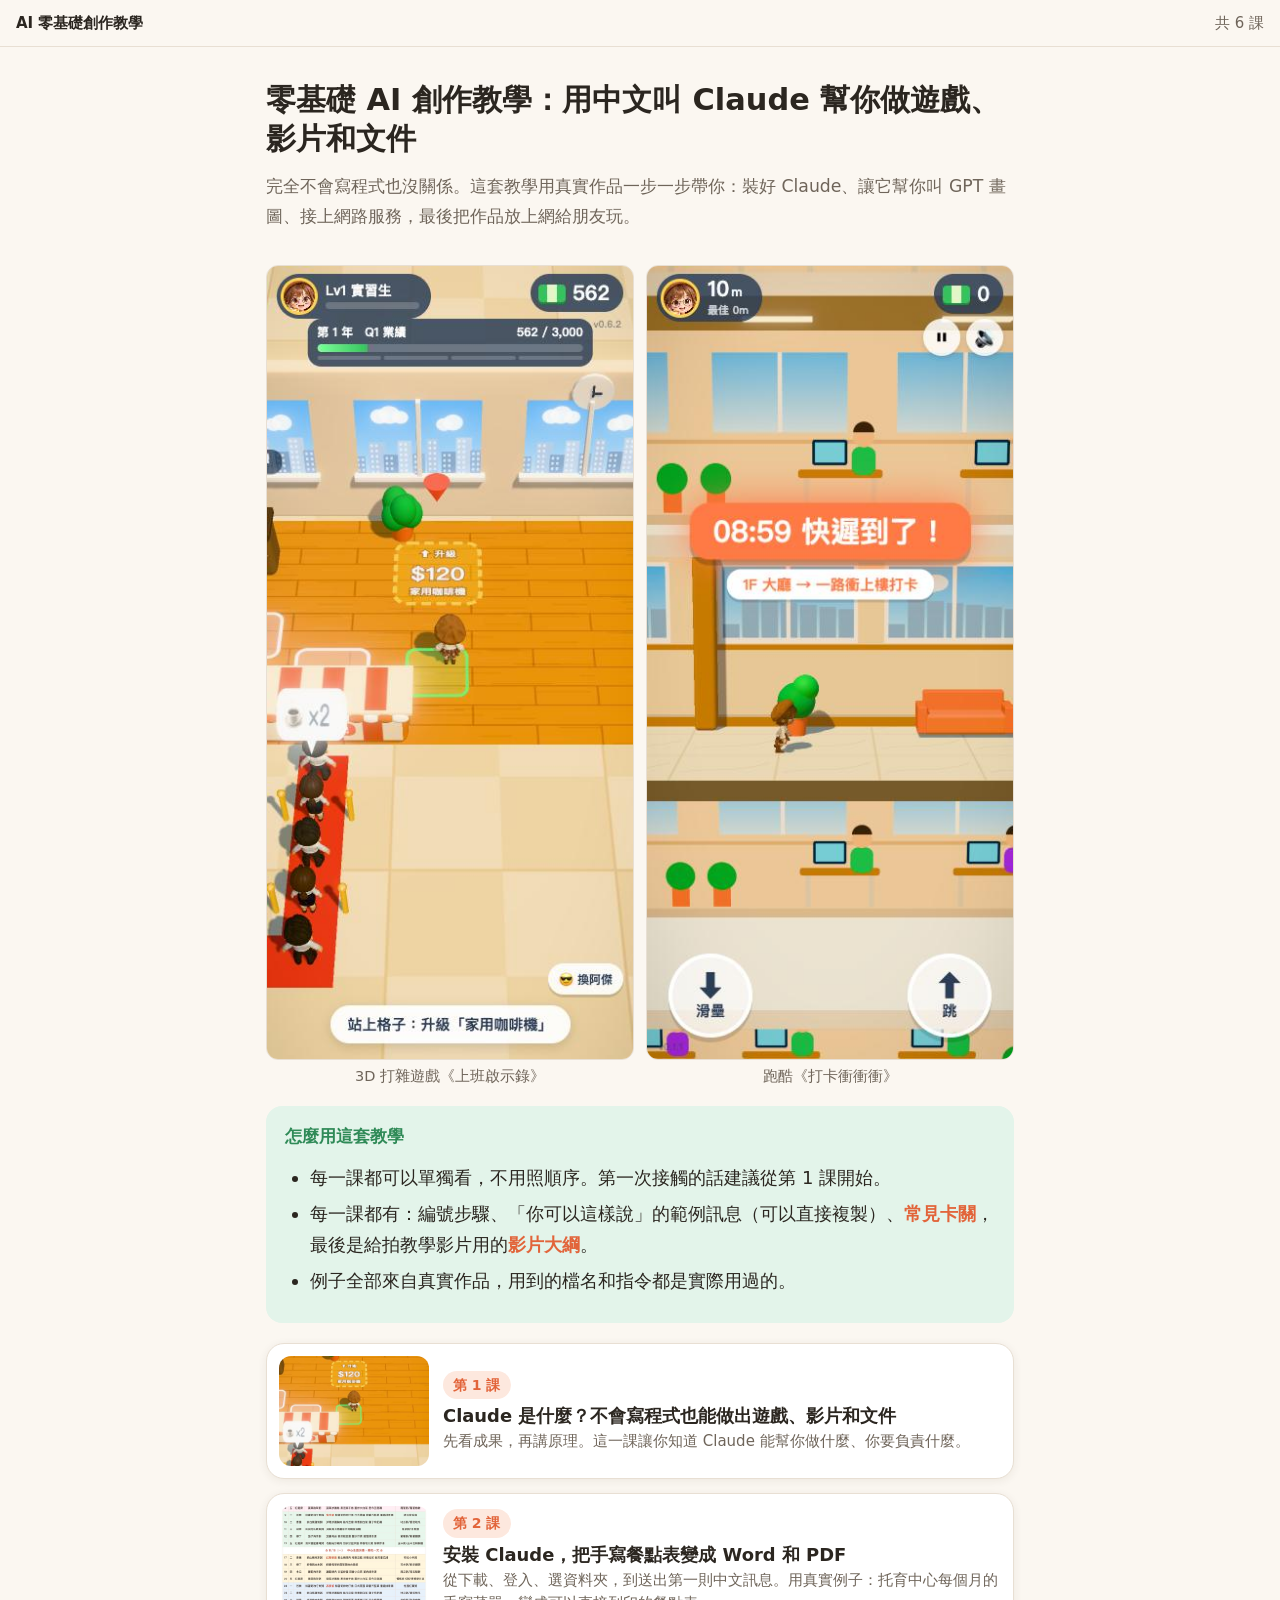
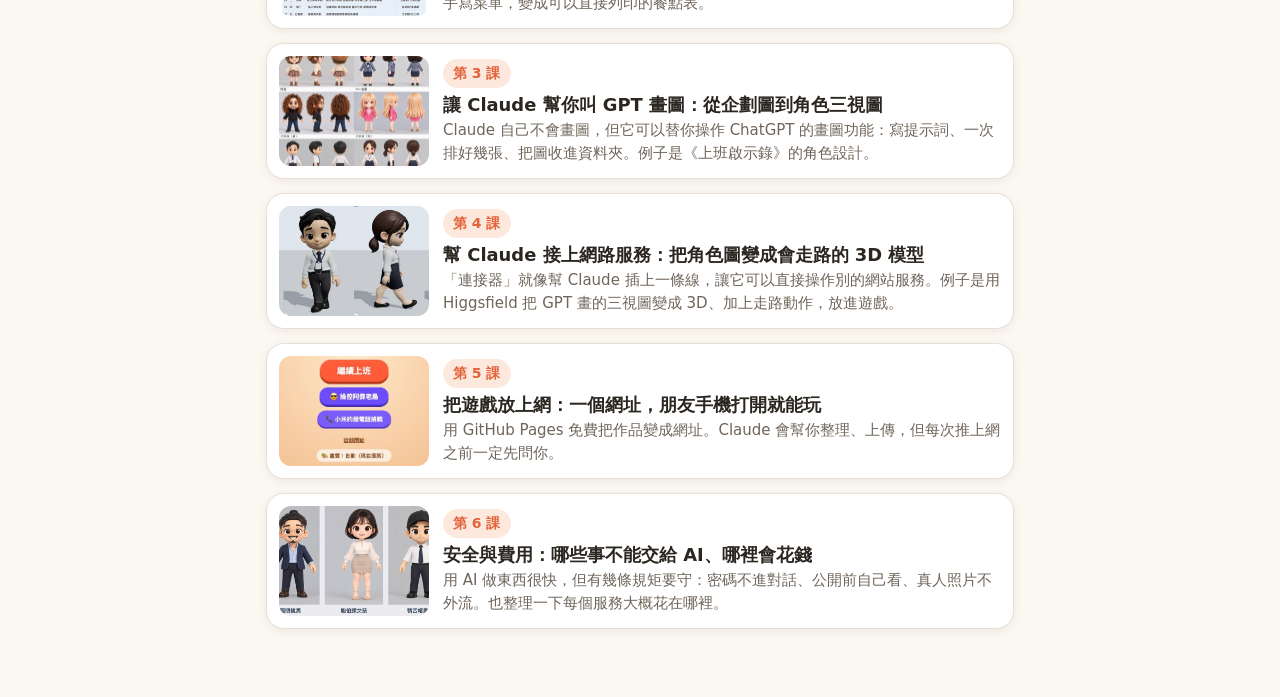
<file: index.html>
<!doctype html>
<html lang="zh-Hant">
<head>
<meta charset="utf-8">
<meta name="viewport" content="width=device-width, initial-scale=1">
<title>零基礎 AI 創作教學：用中文叫 Claude 幫你做遊戲、影片和文件</title>
<meta name="description" content="完全不會寫程式也沒關係。這套教學用真實作品一步一步帶你：裝好 Claude、讓它幫你叫 GPT 畫圖、接上網路服務，最後把作品放上網給朋友玩。">
<link rel="stylesheet" href="style.css">
</head>
<body>
<header class="top"><a href="index.html">AI 零基礎創作教學</a><span>共 6 課</span></header>
<main>
<div class="hero"><h1>零基礎 AI 創作教學：用中文叫 Claude 幫你做遊戲、影片和文件</h1><p class="lead">完全不會寫程式也沒關係。這套教學用真實作品一步一步帶你：裝好 Claude、讓它幫你叫 GPT 畫圖、接上網路服務，最後把作品放上網給朋友玩。</p></div>
<div class="figs n2"><figure class="phone"><a href="img/live-apocalypse-play.jpg" target="_blank"><img src="img/live-apocalypse-play.jpg" alt="3D 打雜遊戲《上班啟示錄》" loading="lazy"></a><figcaption>3D 打雜遊戲《上班啟示錄》</figcaption></figure><figure class="phone"><a href="img/live-sidescroller-play.jpg" target="_blank"><img src="img/live-sidescroller-play.jpg" alt="跑酷《打卡衝衝衝》" loading="lazy"></a><figcaption>跑酷《打卡衝衝衝》</figcaption></figure></div>
<div class="box tip"><div class="boxtitle">怎麼用這套教學</div><ul><li>每一課都可以單獨看，不用照順序。第一次接觸的話建議從第 1 課開始。</li><li>每一課都有：編號步驟、「你可以這樣說」的範例訊息（可以直接複製）、<strong>常見卡關</strong>，最後是給拍教學影片用的<strong>影片大綱</strong>。</li><li>例子全部來自真實作品，用到的檔名和指令都是實際用過的。</li></ul></div>
<div class="lessons"><a class="lesson" href="01-這是什麼.html"><img src="img/live-apocalypse-play.jpg" alt="" loading="lazy"><div><div class="kicker">第 1 課</div><div class="lt">Claude 是什麼？不會寫程式也能做出遊戲、影片和文件</div><div class="ld">先看成果，再講原理。這一課讓你知道 Claude 能幫你做什麼、你要負責什麼。</div></div></a><a class="lesson" href="02-安裝與登入.html"><img src="img/menu-result.jpg" alt="" loading="lazy"><div><div class="kicker">第 2 課</div><div class="lt">安裝 Claude，把手寫餐點表變成 Word 和 PDF</div><div class="ld">從下載、登入、選資料夾，到送出第一則中文訊息。用真實例子：托育中心每個月的手寫菜單，變成可以直接列印的餐點表。</div></div></a><a class="lesson" href="03-操控GPT畫圖.html"><img src="img/characters.jpg" alt="" loading="lazy"><div><div class="kicker">第 3 課</div><div class="lt">讓 Claude 幫你叫 GPT 畫圖：從企劃圖到角色三視圖</div><div class="ld">Claude 自己不會畫圖，但它可以替你操作 ChatGPT 的畫圖功能：寫提示詞、一次排好幾張、把圖收進資料夾。例子是《上班啟示錄》的角色設計。</div></div></a><a class="lesson" href="04-連接網路服務.html"><img src="img/walk3d.jpg" alt="" loading="lazy"><div><div class="kicker">第 4 課</div><div class="lt">幫 Claude 接上網路服務：把角色圖變成會走路的 3D 模型</div><div class="ld">「連接器」就像幫 Claude 插上一條線，讓它可以直接操作別的網站服務。例子是用 Higgsfield 把 GPT 畫的三視圖變成 3D、加上走路動作，放進遊戲。</div></div></a><a class="lesson" href="05-上線給別人玩.html"><img src="img/live-apocalypse-cover.jpg" alt="" loading="lazy"><div><div class="kicker">第 5 課</div><div class="lt">把遊戲放上網：一個網址，朋友手機打開就能玩</div><div class="ld">用 GitHub Pages 免費把作品變成網址。Claude 會幫你整理、上傳，但每次推上網之前一定先問你。</div></div></a><a class="lesson" href="06-安全與費用.html"><img src="img/spare-characters.jpg" alt="" loading="lazy"><div><div class="kicker">第 6 課</div><div class="lt">安全與費用：哪些事不能交給 AI、哪裡會花錢</div><div class="ld">用 AI 做東西很快，但有幾條規矩要守：密碼不進對話、公開前自己看、真人照片不外流。也整理一下每個服務大概花在哪裡。</div></div></a></div>

</main>
<script>
document.querySelectorAll('.copy').forEach(b=>b.addEventListener('click',()=>{
  const box=b.parentElement, t=(box.querySelector('code')||box.querySelector('.saytext')).innerText;
  navigator.clipboard&&navigator.clipboard.writeText(t).then(()=>{b.textContent='已複製';setTimeout(()=>b.textContent='複製',1500)});
}));
</script>
</body>
</html>
</file>
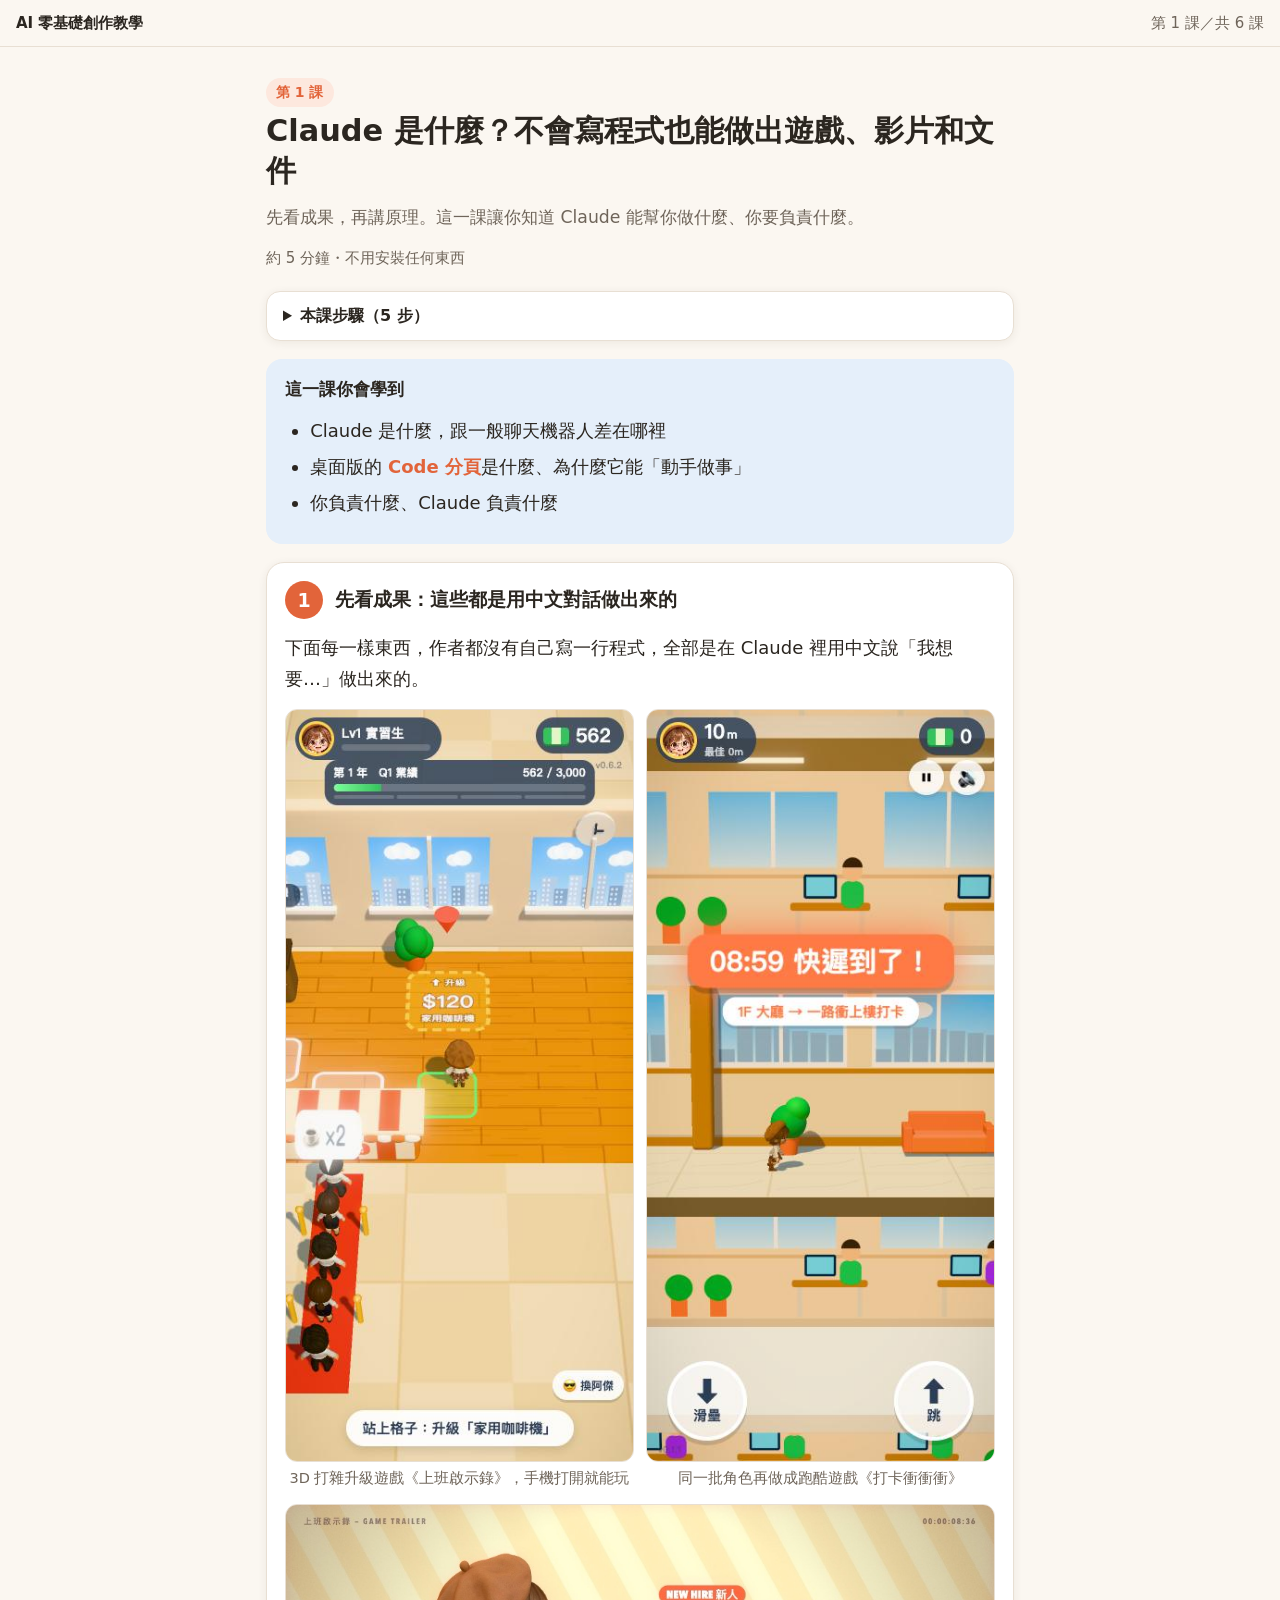
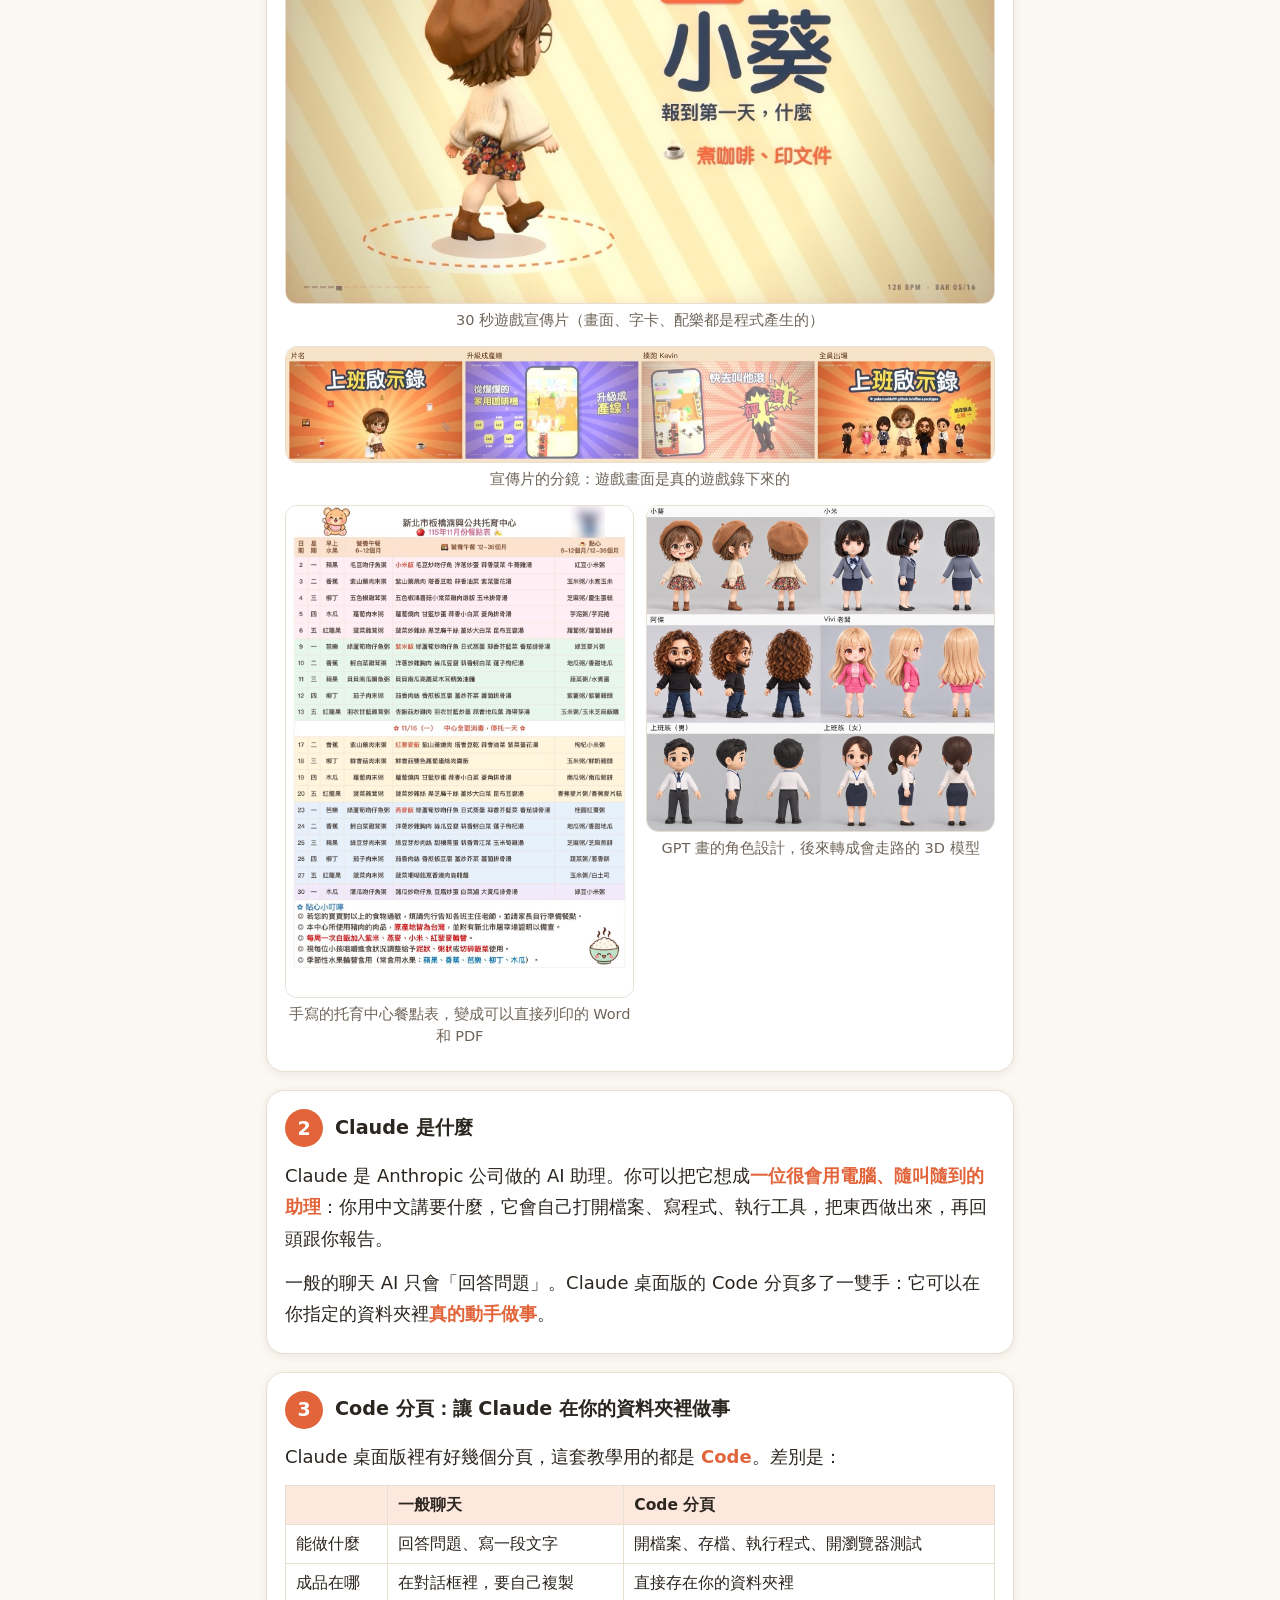
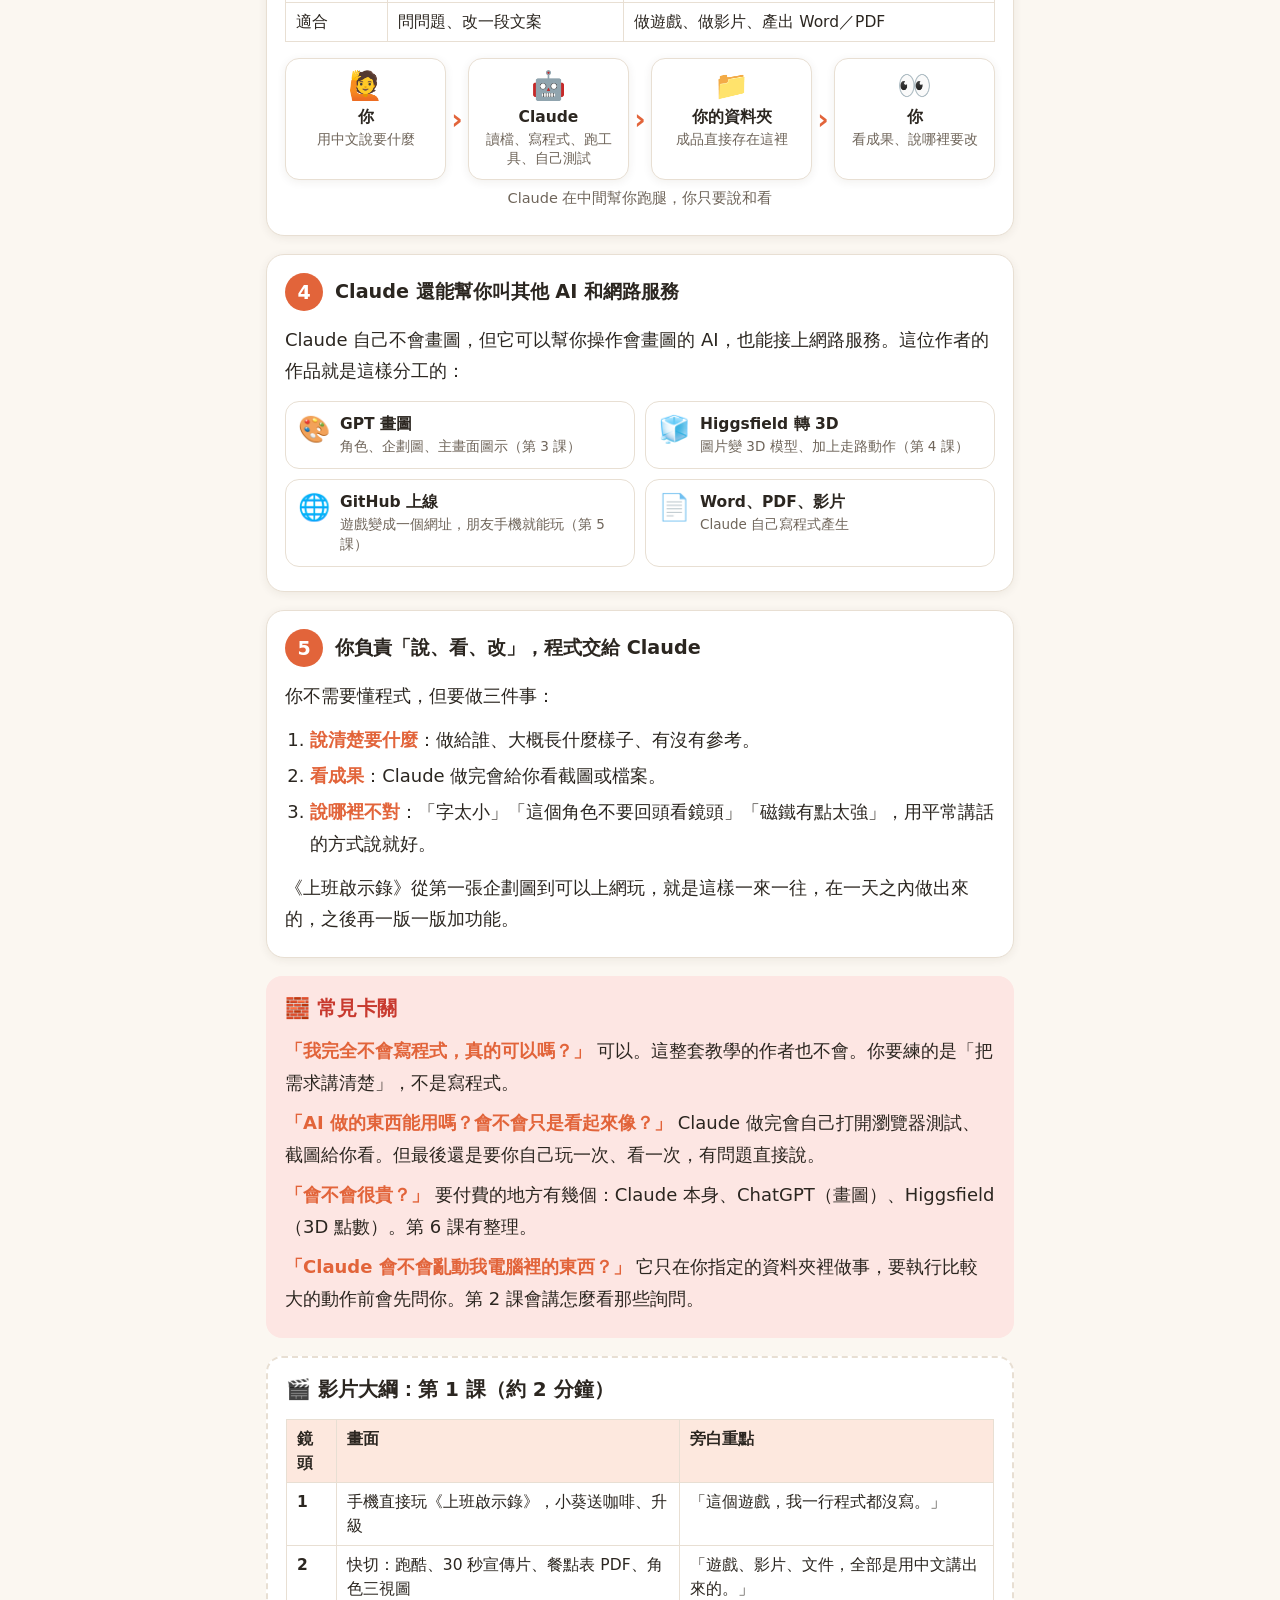
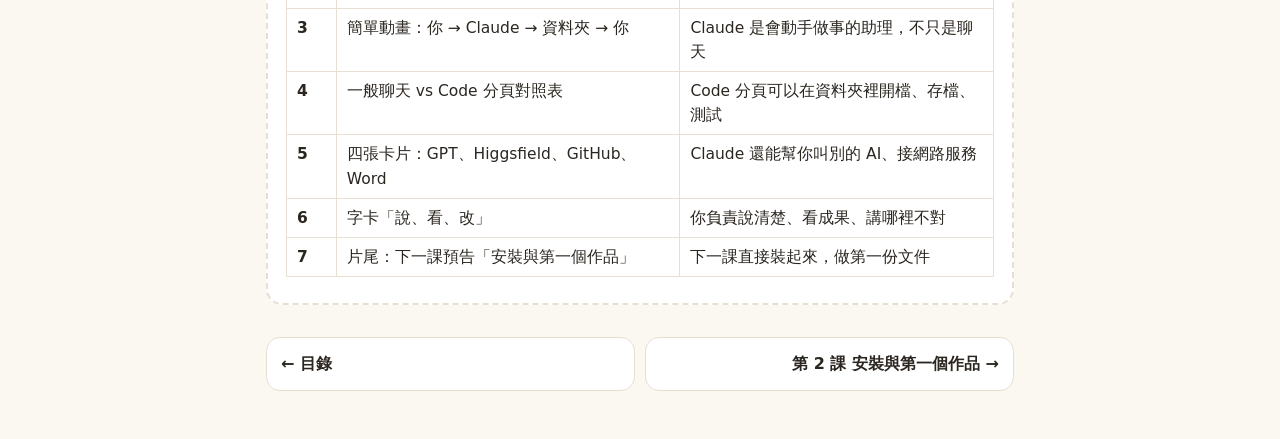
<file: 01-這是什麼.html>
<!doctype html>
<html lang="zh-Hant">
<head>
<meta charset="utf-8">
<meta name="viewport" content="width=device-width, initial-scale=1">
<title>第 1 課 這是什麼</title>
<meta name="description" content="先看成果，再講原理。這一課讓你知道 Claude 能幫你做什麼、你要負責什麼。">
<link rel="stylesheet" href="style.css">
</head>
<body>
<header class="top"><a href="index.html">AI 零基礎創作教學</a><span>第 1 課／共 6 課</span></header>
<main>
<div class="hero"><div class="kicker">第 1 課</div><h1>Claude 是什麼？不會寫程式也能做出遊戲、影片和文件</h1><p class="lead">先看成果，再講原理。這一課讓你知道 Claude 能幫你做什麼、你要負責什麼。</p>
<div class="meta">約 5 分鐘・不用安裝任何東西</div></div>
<details class="toc"><summary>本課步驟（5 步）</summary><ol><li><a href="#step1">先看成果：這些都是用中文對話做出來的</a></li><li><a href="#step2">Claude 是什麼</a></li><li><a href="#step3">Code 分頁：讓 Claude 在你的資料夾裡做事</a></li><li><a href="#step4">Claude 還能幫你叫其他 AI 和網路服務</a></li><li><a href="#step5">你負責「說、看、改」，程式交給 Claude</a></li></ol><a href="#stuck">常見卡關</a> · <a href="#video">影片大綱</a></details>
<div class="box learn"><div class="boxtitle">這一課你會學到</div><ul><li>Claude 是什麼，跟一般聊天機器人差在哪裡</li><li>桌面版的 <strong>Code 分頁</strong>是什麼、為什麼它能「動手做事」</li><li>你負責什麼、Claude 負責什麼</li></ul></div>
<section class="step" id="step1"><div class="stephead"><span class="num">1</span><h3>先看成果：這些都是用中文對話做出來的</h3></div><div class="stepbody"><p>下面每一樣東西，作者都沒有自己寫一行程式，全部是在 Claude 裡用中文說「我想要…」做出來的。</p>
<div class="figs n2"><figure class="phone"><a href="img/live-apocalypse-play.jpg" target="_blank"><img src="img/live-apocalypse-play.jpg" alt="3D 打雜升級遊戲《上班啟示錄》，手機打開就能玩" loading="lazy"></a><figcaption>3D 打雜升級遊戲《上班啟示錄》，手機打開就能玩</figcaption></figure><figure class="phone"><a href="img/live-sidescroller-play.jpg" target="_blank"><img src="img/live-sidescroller-play.jpg" alt="同一批角色再做成跑酷遊戲《打卡衝衝衝》" loading="lazy"></a><figcaption>同一批角色再做成跑酷遊戲《打卡衝衝衝》</figcaption></figure></div>
<div class="figs n1"><figure><a href="img/reel-frame.jpg" target="_blank"><img src="img/reel-frame.jpg" alt="30 秒遊戲宣傳片（畫面、字卡、配樂都是程式產生的）" loading="lazy"></a><figcaption>30 秒遊戲宣傳片（畫面、字卡、配樂都是程式產生的）</figcaption></figure></div>
<div class="figs n1"><figure><a href="img/reel30.jpg" target="_blank"><img src="img/reel30.jpg" alt="宣傳片的分鏡：遊戲畫面是真的遊戲錄下來的" loading="lazy"></a><figcaption>宣傳片的分鏡：遊戲畫面是真的遊戲錄下來的</figcaption></figure></div>
<div class="figs n2"><figure class="phone"><a href="img/menu-result.jpg" target="_blank"><img src="img/menu-result.jpg" alt="手寫的托育中心餐點表，變成可以直接列印的 Word 和 PDF" loading="lazy"></a><figcaption>手寫的托育中心餐點表，變成可以直接列印的 Word 和 PDF</figcaption></figure><figure><a href="img/characters.jpg" target="_blank"><img src="img/characters.jpg" alt="GPT 畫的角色設計，後來轉成會走路的 3D 模型" loading="lazy"></a><figcaption>GPT 畫的角色設計，後來轉成會走路的 3D 模型</figcaption></figure></div></div></section>
<section class="step" id="step2"><div class="stephead"><span class="num">2</span><h3>Claude 是什麼</h3></div><div class="stepbody"><p>Claude 是 Anthropic 公司做的 AI 助理。你可以把它想成<strong>一位很會用電腦、隨叫隨到的助理</strong>：你用中文講要什麼，它會自己打開檔案、寫程式、執行工具，把東西做出來，再回頭跟你報告。</p>
<p>一般的聊天 AI 只會「回答問題」。Claude 桌面版的 Code 分頁多了一雙手：它可以在你指定的資料夾裡<strong>真的動手做事</strong>。</p></div></section>
<section class="step" id="step3"><div class="stephead"><span class="num">3</span><h3>Code 分頁：讓 Claude 在你的資料夾裡做事</h3></div><div class="stepbody"><p>Claude 桌面版裡有好幾個分頁，這套教學用的都是 <strong>Code</strong>。差別是：</p>
<div class="table"><table><thead><tr><th></th><th>一般聊天</th><th>Code 分頁</th></tr></thead><tbody><tr><td data-label="">能做什麼</td><td data-label="一般聊天">回答問題、寫一段文字</td><td data-label="Code 分頁">開檔案、存檔、執行程式、開瀏覽器測試</td></tr><tr><td data-label="">成品在哪</td><td data-label="一般聊天">在對話框裡，要自己複製</td><td data-label="Code 分頁">直接存在你的資料夾裡</td></tr><tr><td data-label="">適合</td><td data-label="一般聊天">問問題、改一段文案</td><td data-label="Code 分頁">做遊戲、做影片、產出 Word／PDF</td></tr></tbody></table></div>
<div class="flow"><div class="node"><div class="icon">🙋</div><div class="nt">你</div><div class="nd">用中文說要什麼</div></div><div class="arrow" aria-hidden="true"></div><div class="node"><div class="icon">🤖</div><div class="nt">Claude</div><div class="nd">讀檔、寫程式、跑工具、自己測試</div></div><div class="arrow" aria-hidden="true"></div><div class="node"><div class="icon">📁</div><div class="nt">你的資料夾</div><div class="nd">成品直接存在這裡</div></div><div class="arrow" aria-hidden="true"></div><div class="node"><div class="icon">👀</div><div class="nt">你</div><div class="nd">看成果、說哪裡要改</div></div></div><div class="flowcap">Claude 在中間幫你跑腿，你只要說和看</div></div></section>
<section class="step" id="step4"><div class="stephead"><span class="num">4</span><h3>Claude 還能幫你叫其他 AI 和網路服務</h3></div><div class="stepbody"><p>Claude 自己不會畫圖，但它可以幫你操作會畫圖的 AI，也能接上網路服務。這位作者的作品就是這樣分工的：</p>
<div class="cards"><div class="card"><div class="icon">🎨</div><div><div class="nt">GPT 畫圖</div><div class="nd">角色、企劃圖、主畫面圖示（第 3 課）</div></div></div><div class="card"><div class="icon">🧊</div><div><div class="nt">Higgsfield 轉 3D</div><div class="nd">圖片變 3D 模型、加上走路動作（第 4 課）</div></div></div><div class="card"><div class="icon">🌐</div><div><div class="nt">GitHub 上線</div><div class="nd">遊戲變成一個網址，朋友手機就能玩（第 5 課）</div></div></div><div class="card"><div class="icon">📄</div><div><div class="nt">Word、PDF、影片</div><div class="nd">Claude 自己寫程式產生</div></div></div></div></div></section>
<section class="step" id="step5"><div class="stephead"><span class="num">5</span><h3>你負責「說、看、改」，程式交給 Claude</h3></div><div class="stepbody"><p>你不需要懂程式，但要做三件事：</p>
<ol><li><strong>說清楚要什麼</strong>：做給誰、大概長什麼樣子、有沒有參考。</li><li><strong>看成果</strong>：Claude 做完會給你看截圖或檔案。</li><li><strong>說哪裡不對</strong>：「字太小」「這個角色不要回頭看鏡頭」「磁鐵有點太強」，用平常講話的方式說就好。</li></ol>
<p>《上班啟示錄》從第一張企劃圖到可以上網玩，就是這樣一來一往，在一天之內做出來的，之後再一版一版加功能。</p></div></section>
<section class="box stuck" id="stuck"><div class="boxtitle">🧱 常見卡關</div><p><strong>「我完全不會寫程式，真的可以嗎？」</strong> 可以。這整套教學的作者也不會。你要練的是「把需求講清楚」，不是寫程式。</p>
<p><strong>「AI 做的東西能用嗎？會不會只是看起來像？」</strong> Claude 做完會自己打開瀏覽器測試、截圖給你看。但最後還是要你自己玩一次、看一次，有問題直接說。</p>
<p><strong>「會不會很貴？」</strong> 要付費的地方有幾個：Claude 本身、ChatGPT（畫圖）、Higgsfield（3D 點數）。第 6 課有整理。</p>
<p><strong>「Claude 會不會亂動我電腦裡的東西？」</strong> 它只在你指定的資料夾裡做事，要執行比較大的動作前會先問你。第 2 課會講怎麼看那些詢問。</p></section>
<section class="box video" id="video"><div class="boxtitle">🎬 影片大綱：第 1 課（約 2 分鐘）</div><div class="table"><table><thead><tr><th>鏡頭</th><th>畫面</th><th>旁白重點</th></tr></thead><tbody><tr><td data-label="鏡頭">1</td><td data-label="畫面">手機直接玩《上班啟示錄》，小葵送咖啡、升級</td><td data-label="旁白重點">「這個遊戲，我一行程式都沒寫。」</td></tr><tr><td data-label="鏡頭">2</td><td data-label="畫面">快切：跑酷、30 秒宣傳片、餐點表 PDF、角色三視圖</td><td data-label="旁白重點">「遊戲、影片、文件，全部是用中文講出來的。」</td></tr><tr><td data-label="鏡頭">3</td><td data-label="畫面">簡單動畫：你 → Claude → 資料夾 → 你</td><td data-label="旁白重點">Claude 是會動手做事的助理，不只是聊天</td></tr><tr><td data-label="鏡頭">4</td><td data-label="畫面">一般聊天 vs Code 分頁對照表</td><td data-label="旁白重點">Code 分頁可以在資料夾裡開檔、存檔、測試</td></tr><tr><td data-label="鏡頭">5</td><td data-label="畫面">四張卡片：GPT、Higgsfield、GitHub、Word</td><td data-label="旁白重點">Claude 還能幫你叫別的 AI、接網路服務</td></tr><tr><td data-label="鏡頭">6</td><td data-label="畫面">字卡「說、看、改」</td><td data-label="旁白重點">你負責說清楚、看成果、講哪裡不對</td></tr><tr><td data-label="鏡頭">7</td><td data-label="畫面">片尾：下一課預告「安裝與第一個作品」</td><td data-label="旁白重點">下一課直接裝起來，做第一份文件</td></tr></tbody></table></div></section>
<nav class="pager"><a class="prev" href="index.html">← 目錄</a><a class="next" href="02-安裝與登入.html">第 2 課 安裝與第一個作品 →</a></nav>
</main>
<script>
document.querySelectorAll('.copy').forEach(b=>b.addEventListener('click',()=>{
  const box=b.parentElement, t=(box.querySelector('code')||box.querySelector('.saytext')).innerText;
  navigator.clipboard&&navigator.clipboard.writeText(t).then(()=>{b.textContent='已複製';setTimeout(()=>b.textContent='複製',1500)});
}));
</script>
</body>
</html>
</file>
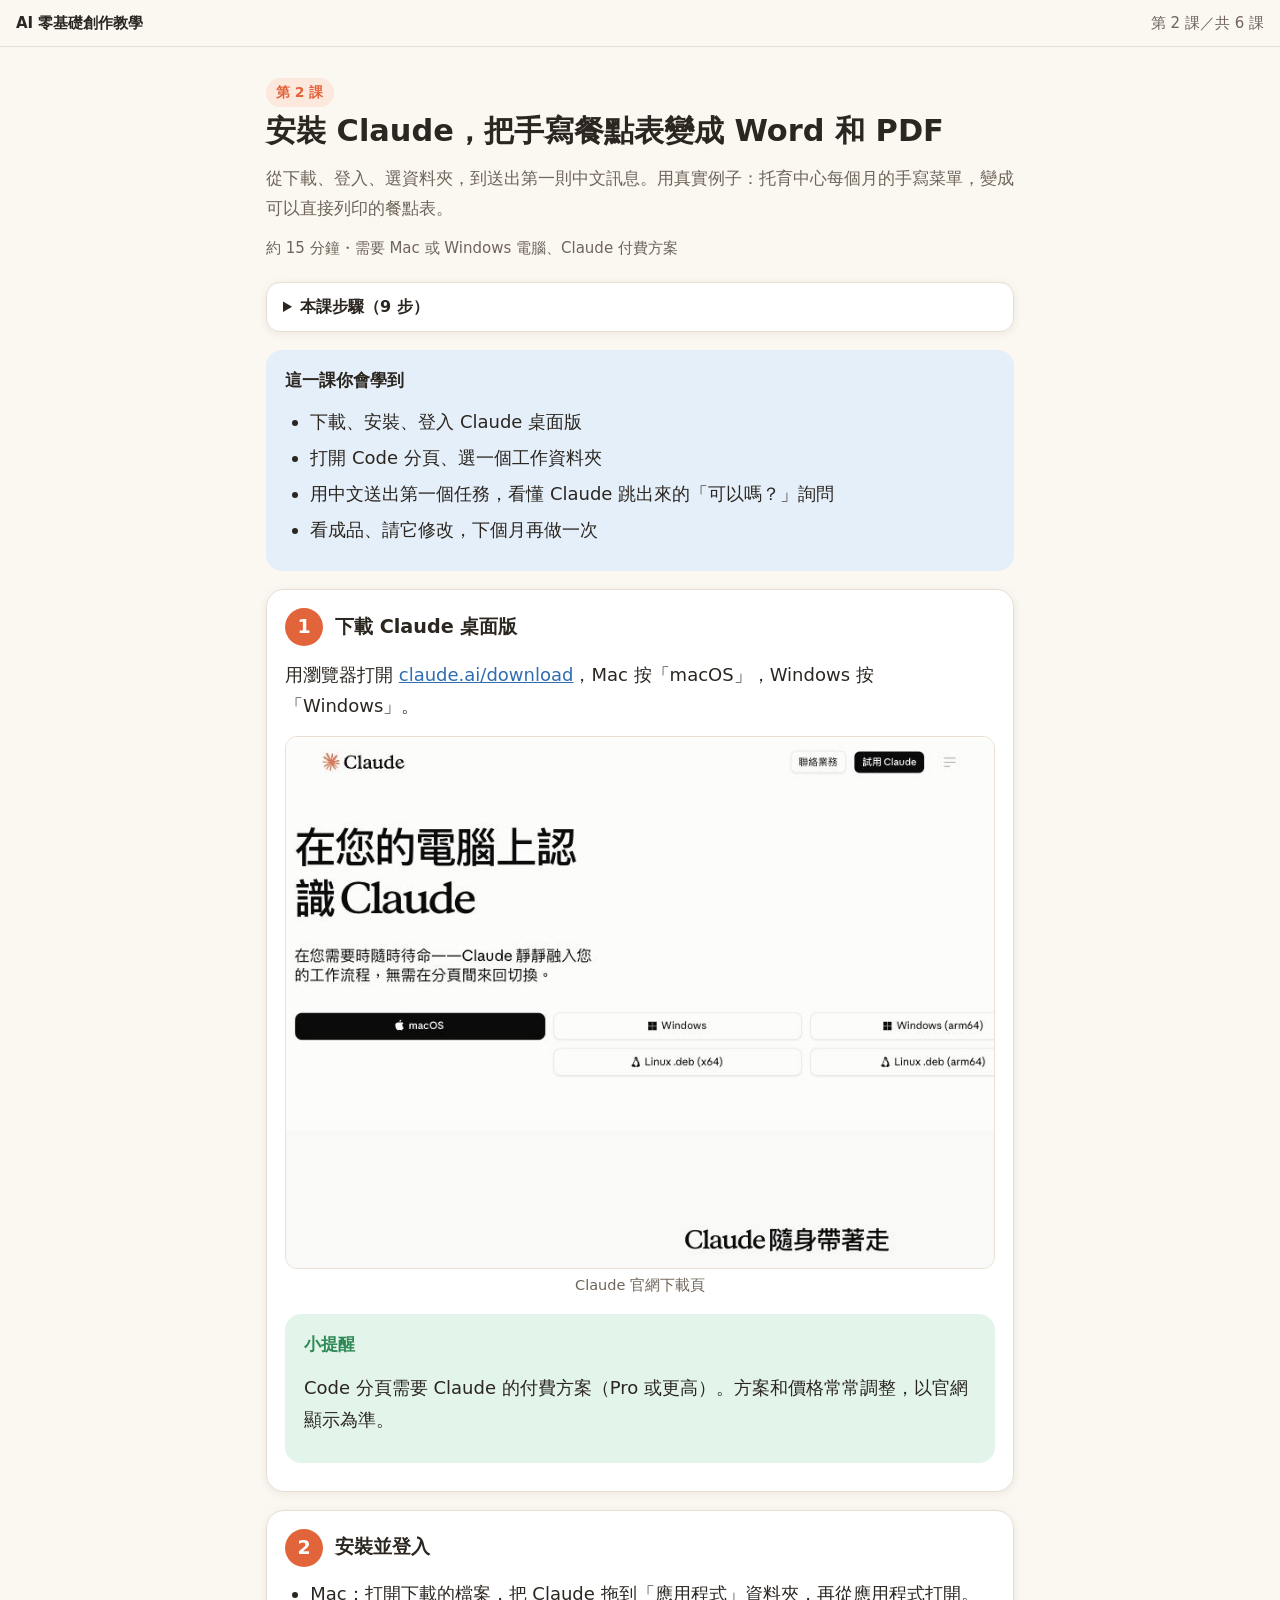
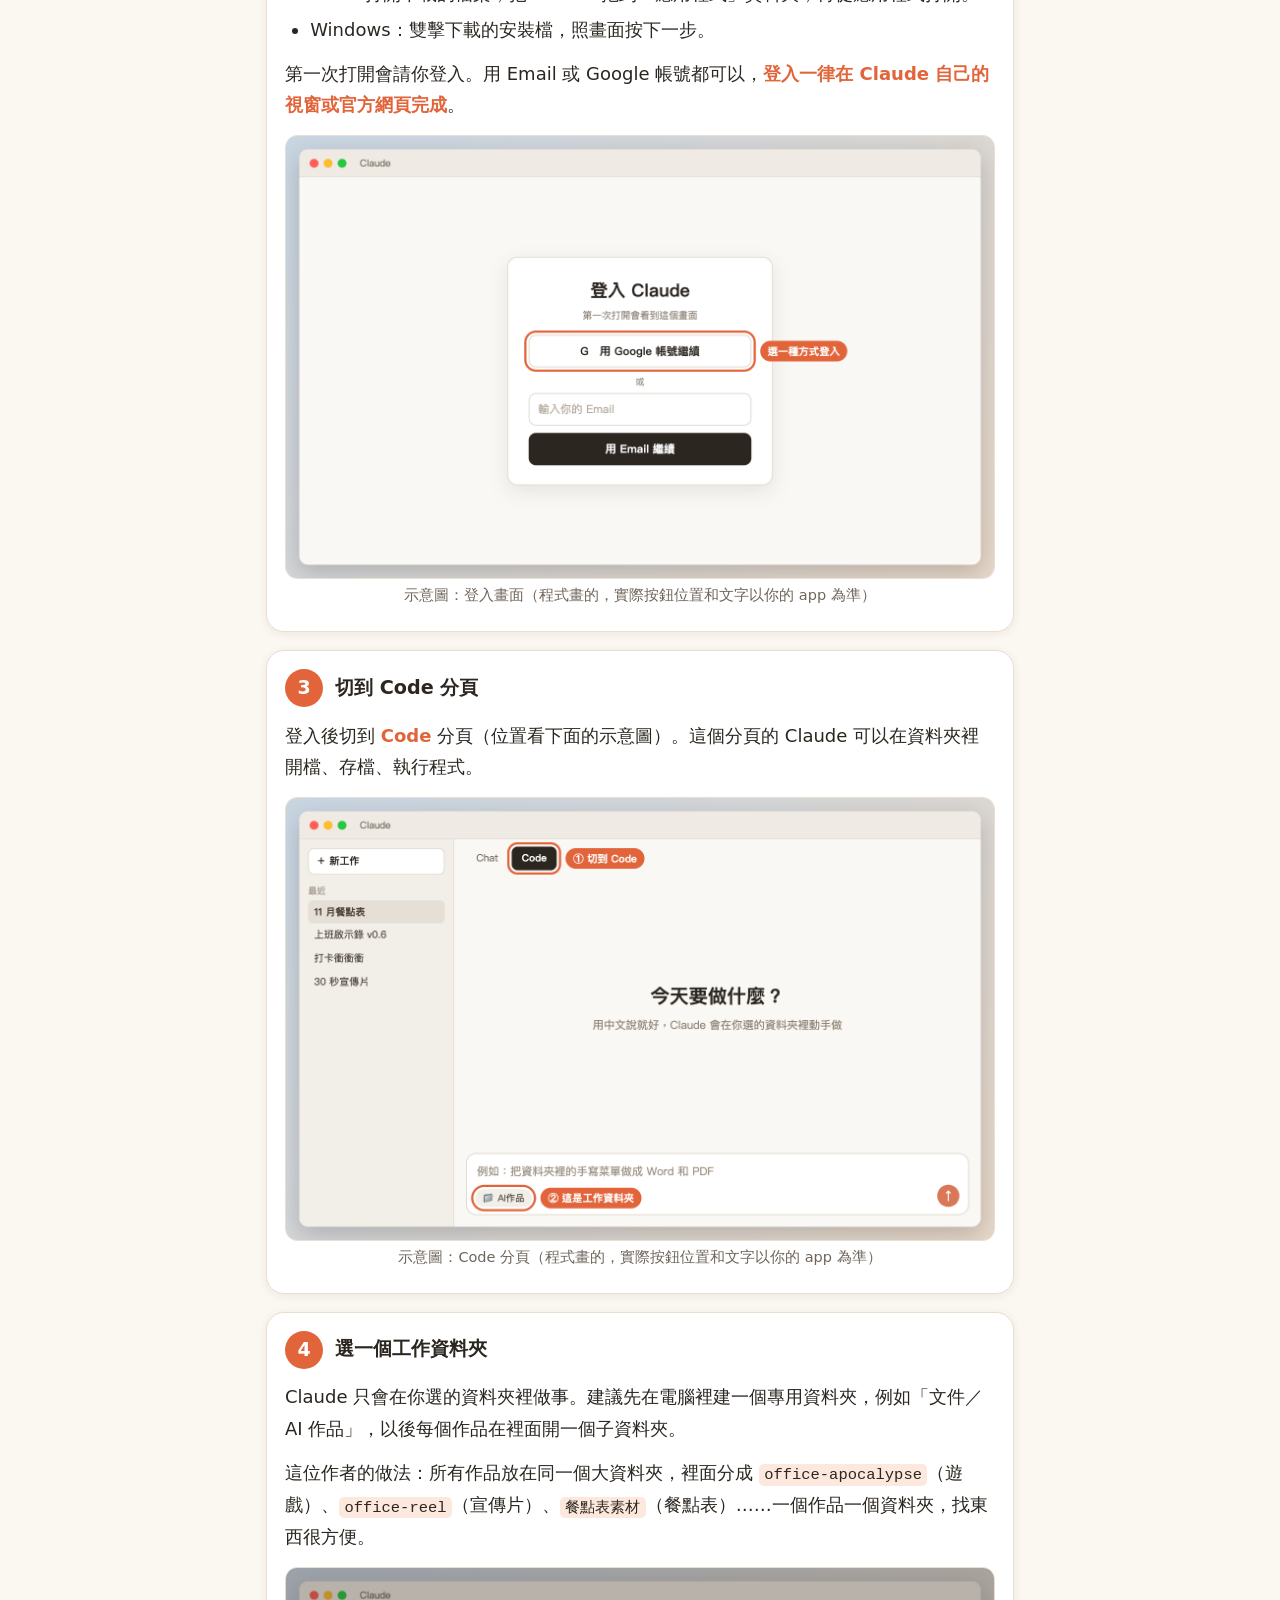
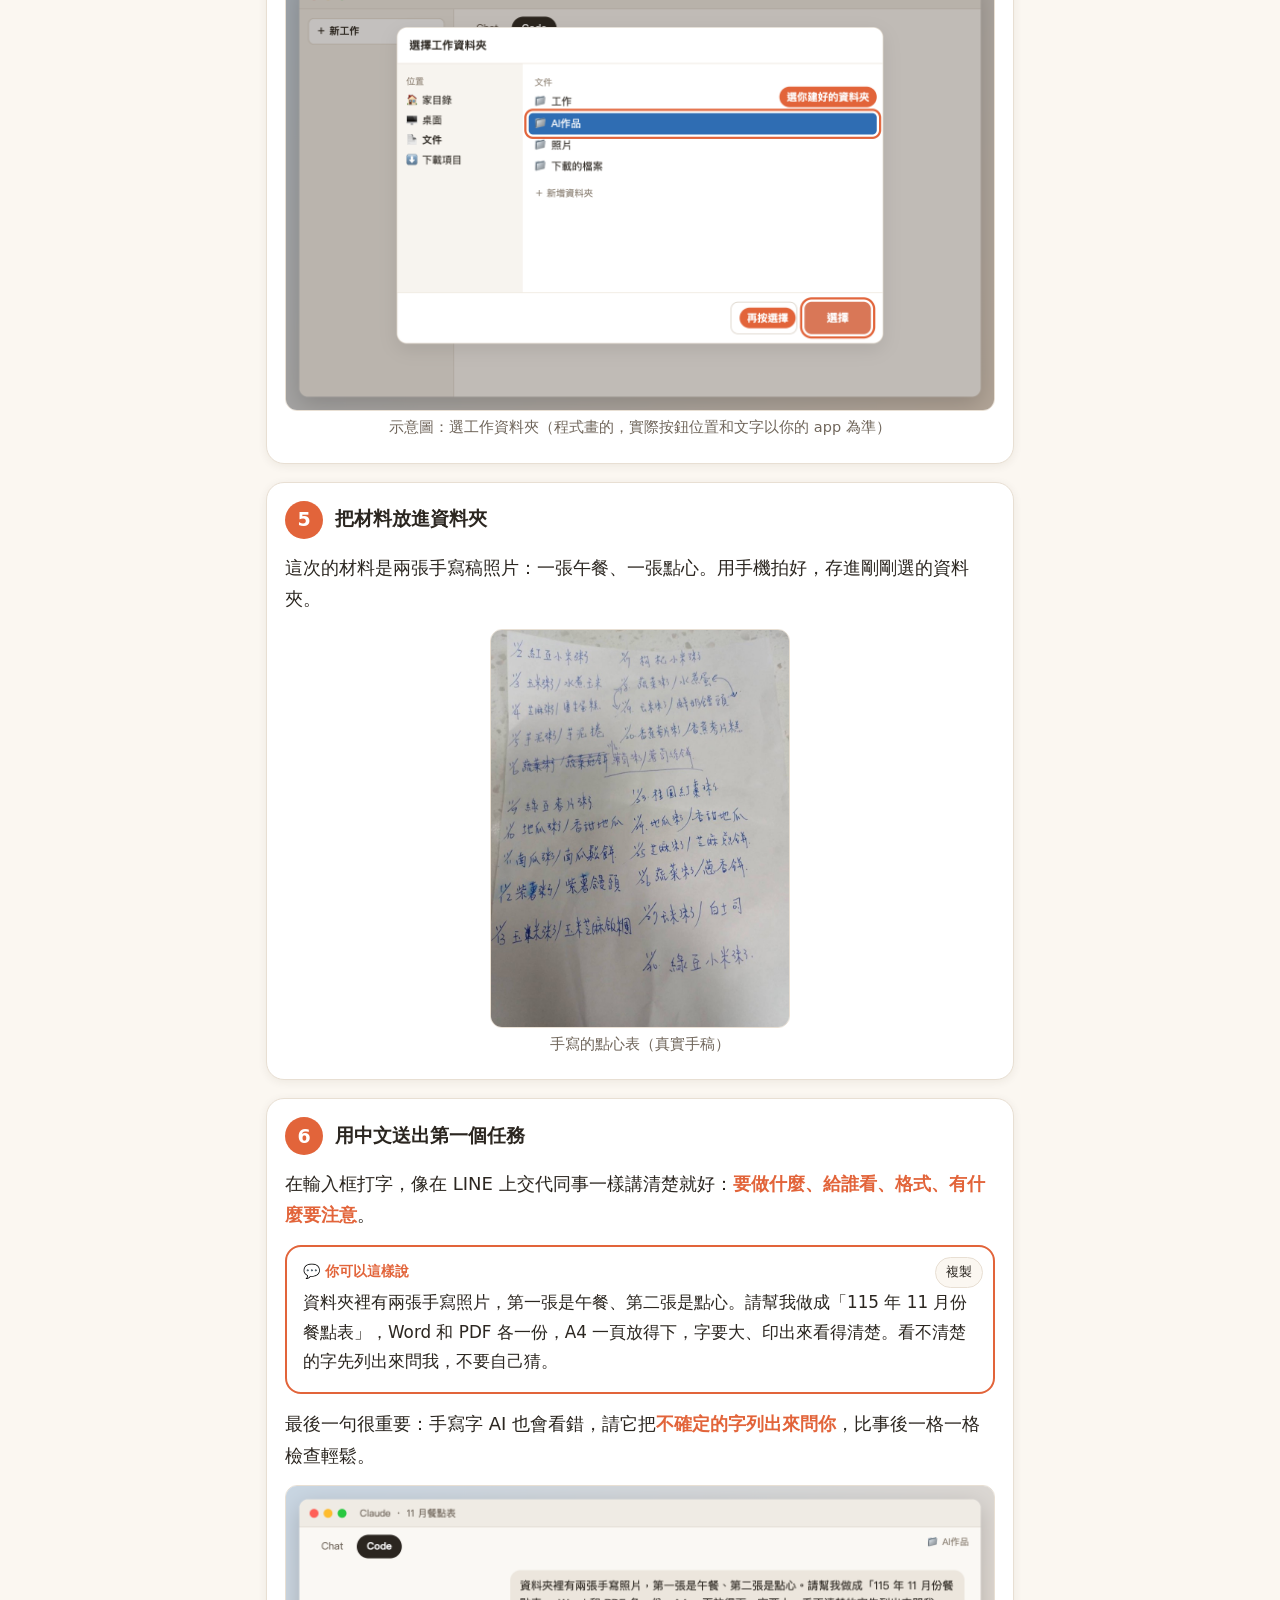
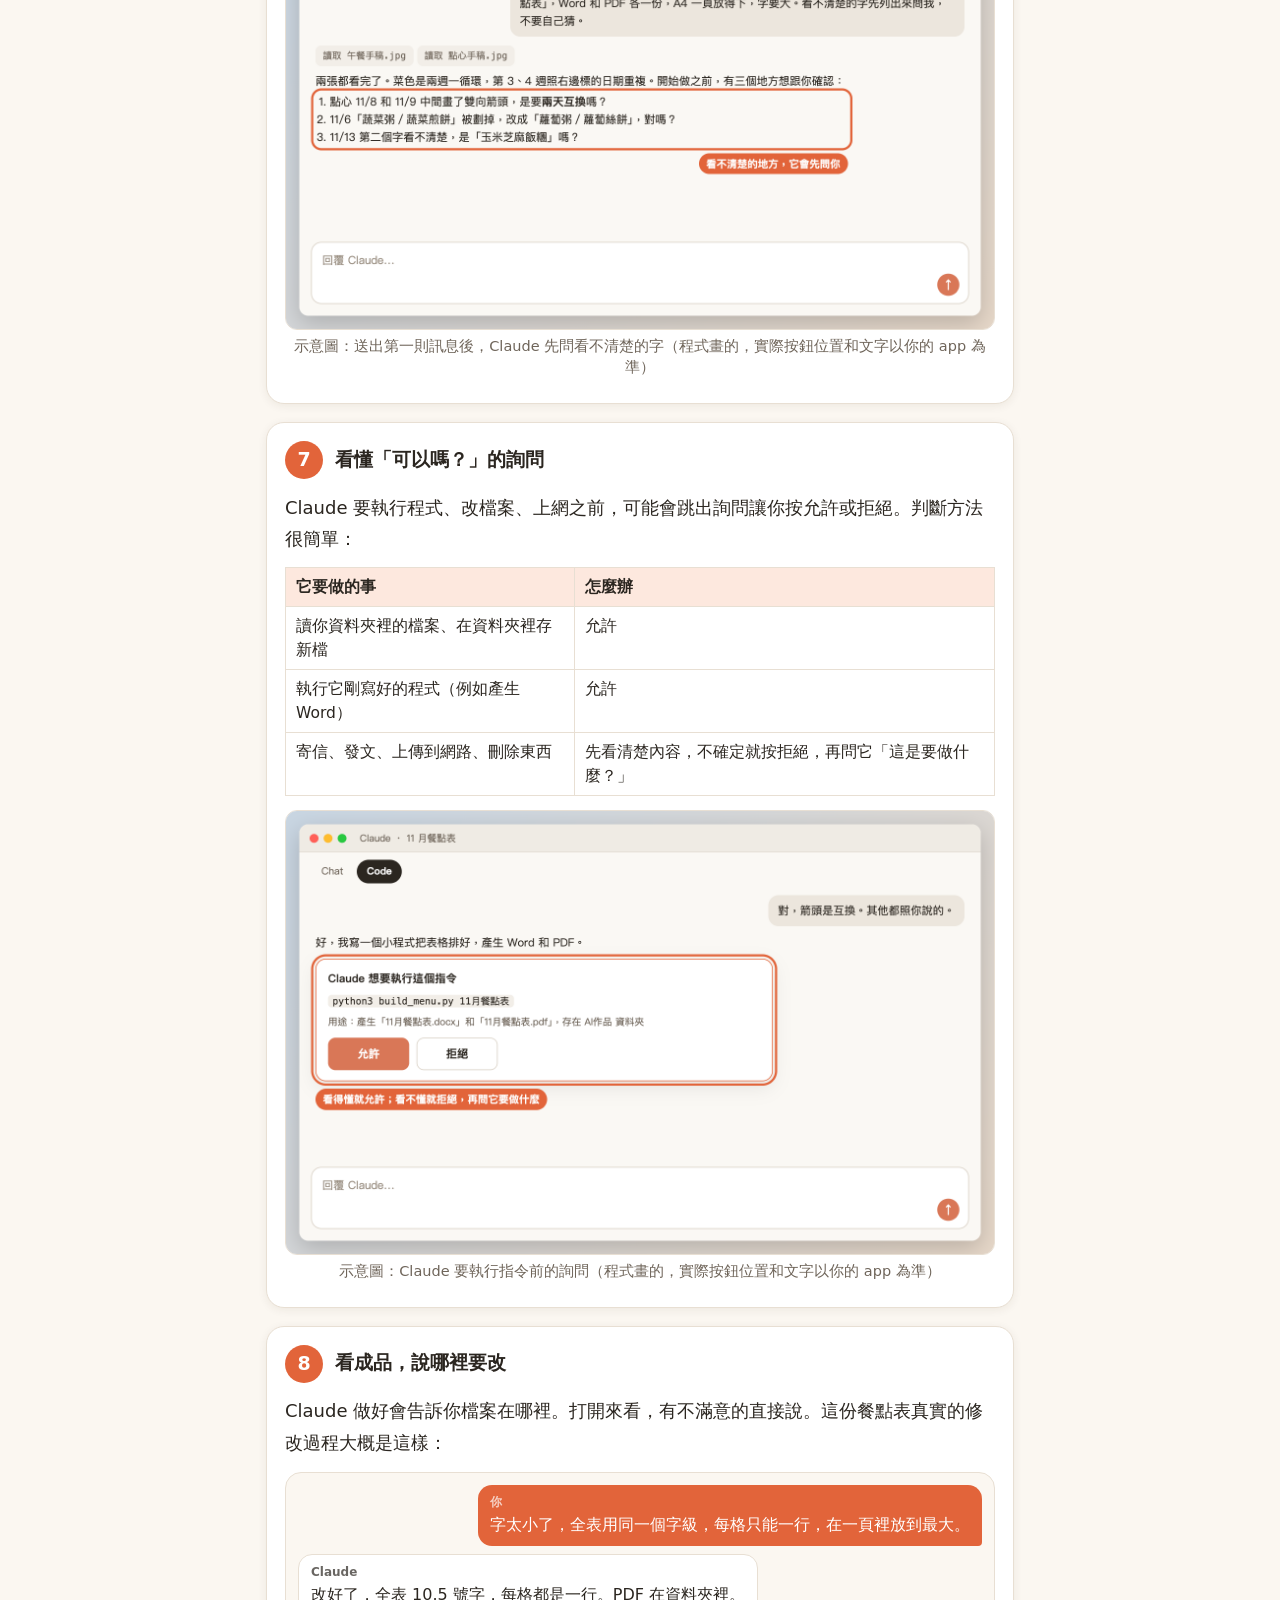
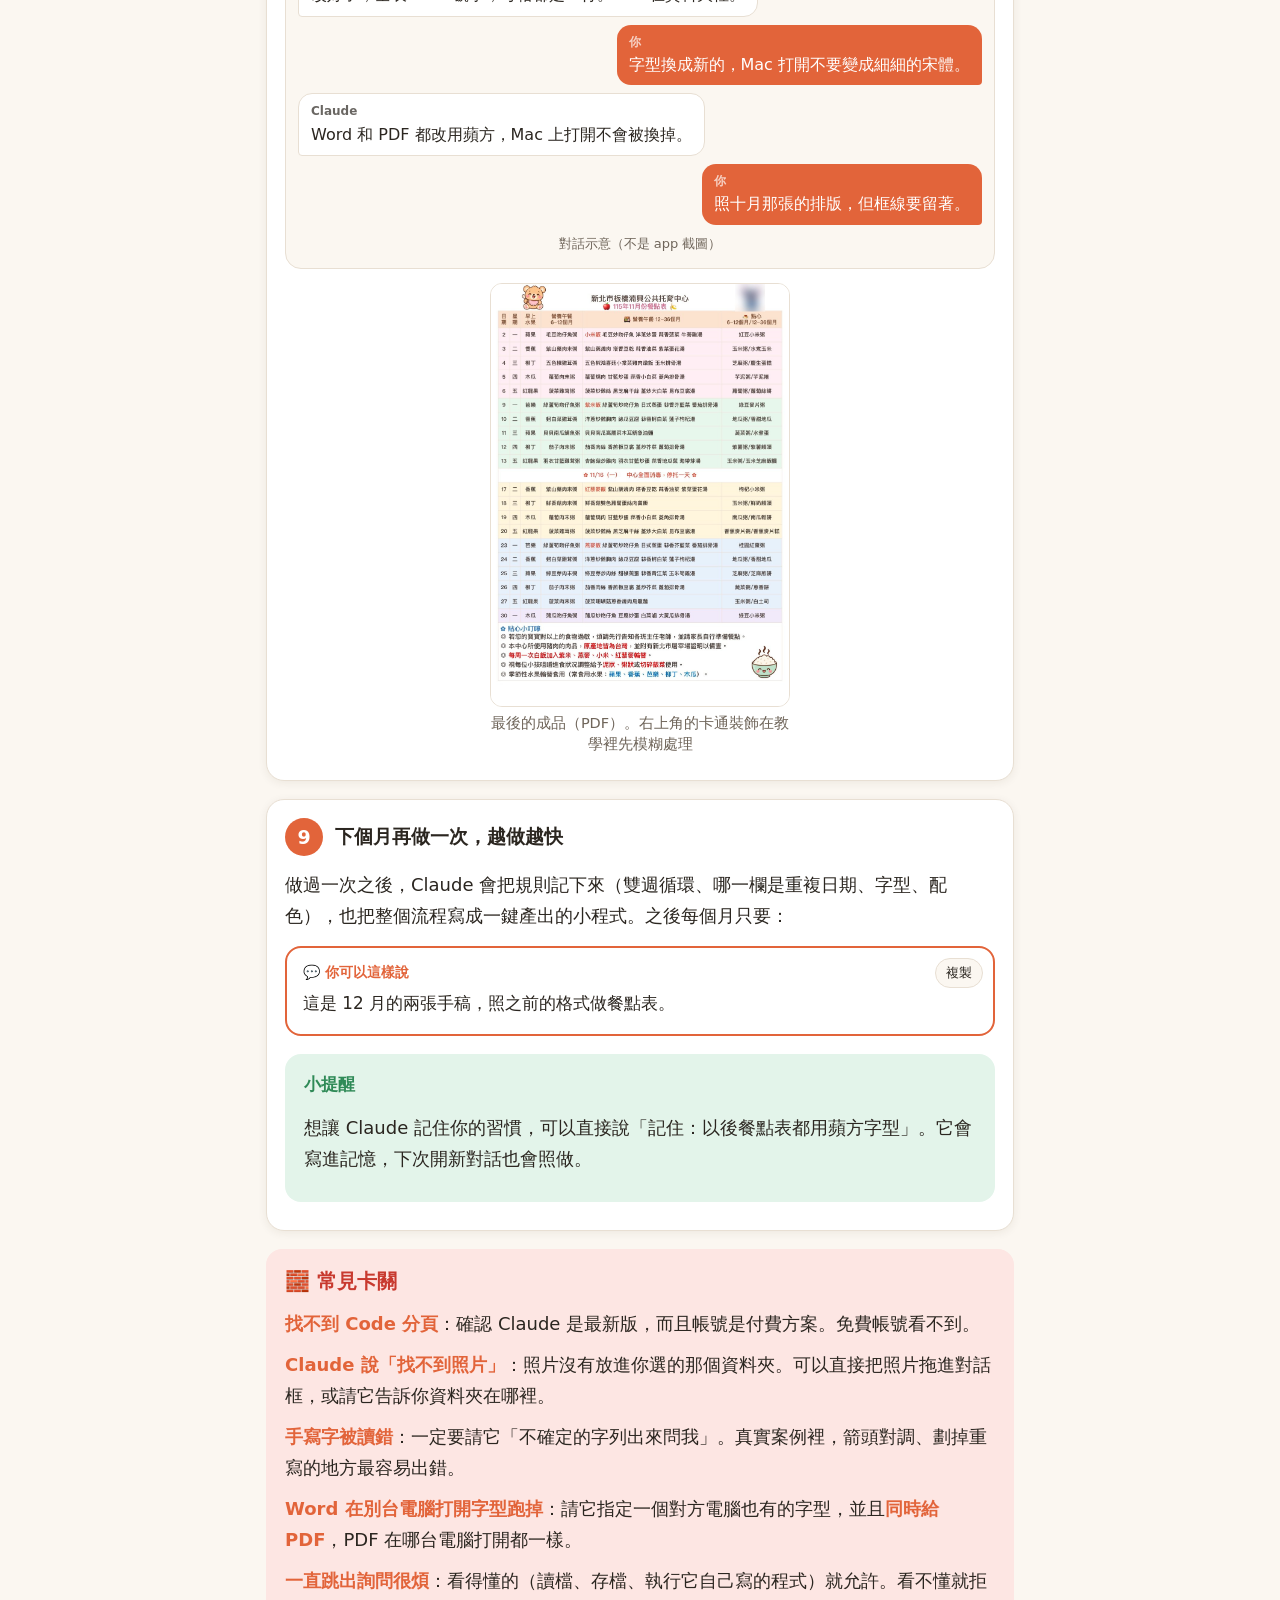
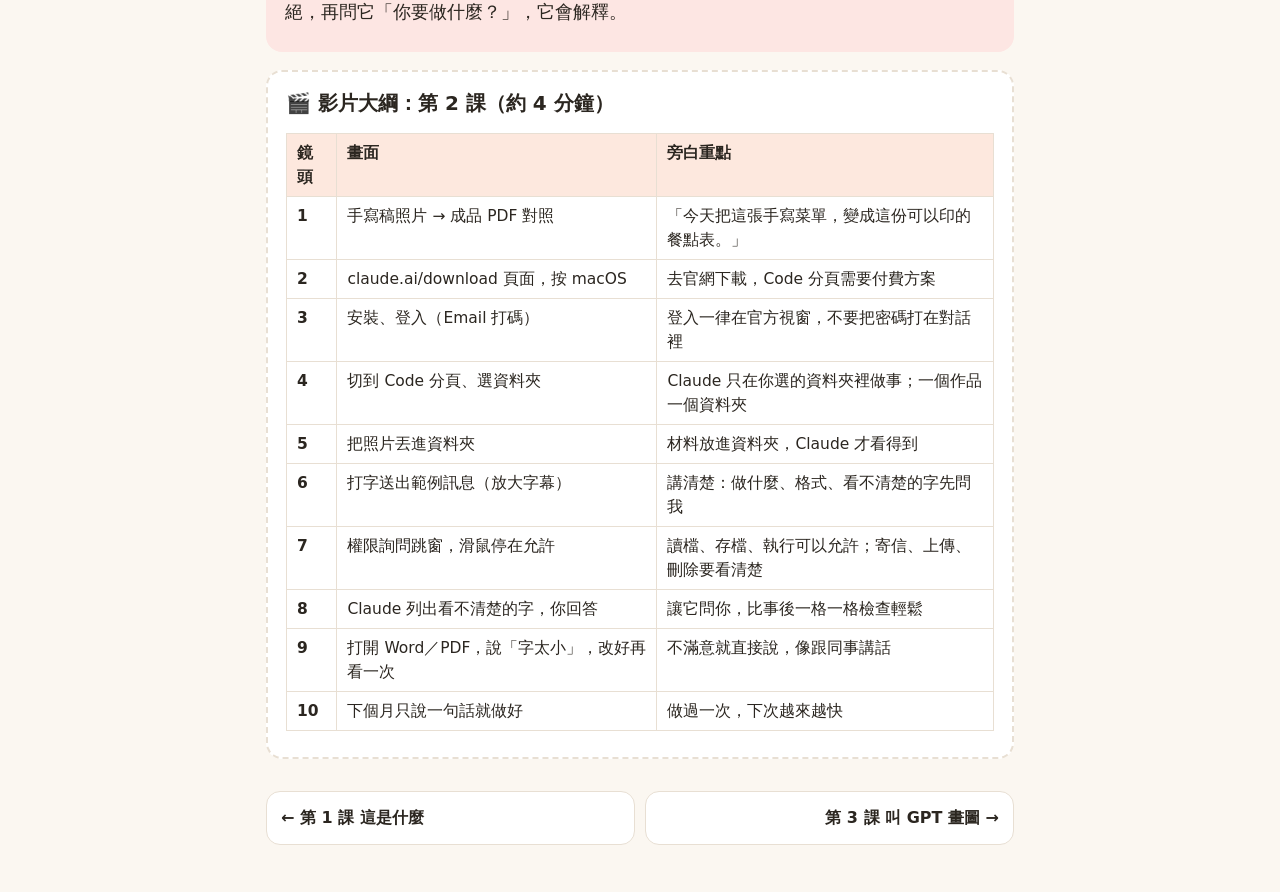
<file: 02-安裝與登入.html>
<!doctype html>
<html lang="zh-Hant">
<head>
<meta charset="utf-8">
<meta name="viewport" content="width=device-width, initial-scale=1">
<title>第 2 課 安裝與第一個作品</title>
<meta name="description" content="從下載、登入、選資料夾，到送出第一則中文訊息。用真實例子：托育中心每個月的手寫菜單，變成可以直接列印的餐點表。">
<link rel="stylesheet" href="style.css">
</head>
<body>
<header class="top"><a href="index.html">AI 零基礎創作教學</a><span>第 2 課／共 6 課</span></header>
<main>
<div class="hero"><div class="kicker">第 2 課</div><h1>安裝 Claude，把手寫餐點表變成 Word 和 PDF</h1><p class="lead">從下載、登入、選資料夾，到送出第一則中文訊息。用真實例子：托育中心每個月的手寫菜單，變成可以直接列印的餐點表。</p>
<div class="meta">約 15 分鐘・需要 Mac 或 Windows 電腦、Claude 付費方案</div></div>
<details class="toc"><summary>本課步驟（9 步）</summary><ol><li><a href="#step1">下載 Claude 桌面版</a></li><li><a href="#step2">安裝並登入</a></li><li><a href="#step3">切到 Code 分頁</a></li><li><a href="#step4">選一個工作資料夾</a></li><li><a href="#step5">把材料放進資料夾</a></li><li><a href="#step6">用中文送出第一個任務</a></li><li><a href="#step7">看懂「可以嗎？」的詢問</a></li><li><a href="#step8">看成品，說哪裡要改</a></li><li><a href="#step9">下個月再做一次，越做越快</a></li></ol><a href="#stuck">常見卡關</a> · <a href="#video">影片大綱</a></details>
<div class="box learn"><div class="boxtitle">這一課你會學到</div><ul><li>下載、安裝、登入 Claude 桌面版</li><li>打開 Code 分頁、選一個工作資料夾</li><li>用中文送出第一個任務，看懂 Claude 跳出來的「可以嗎？」詢問</li><li>看成品、請它修改，下個月再做一次</li></ul></div>
<section class="step" id="step1"><div class="stephead"><span class="num">1</span><h3>下載 Claude 桌面版</h3></div><div class="stepbody"><p>用瀏覽器打開 <a href="https://claude.ai/download" target="_blank" rel="noopener">claude.ai/download</a>，Mac 按「macOS」，Windows 按「Windows」。</p>
<div class="figs n1"><figure><a href="img/claude-download.jpg" target="_blank"><img src="img/claude-download.jpg" alt="Claude 官網下載頁" loading="lazy"></a><figcaption>Claude 官網下載頁</figcaption></figure></div>
<div class="box tip"><div class="boxtitle">小提醒</div><p>Code 分頁需要 Claude 的付費方案（Pro 或更高）。方案和價格常常調整，以官網顯示為準。</p></div></div></section>
<section class="step" id="step2"><div class="stephead"><span class="num">2</span><h3>安裝並登入</h3></div><div class="stepbody"><ul><li>Mac：打開下載的檔案，把 Claude 拖到「應用程式」資料夾，再從應用程式打開。</li><li>Windows：雙擊下載的安裝檔，照畫面按下一步。</li></ul>
<p>第一次打開會請你登入。用 Email 或 Google 帳號都可以，<strong>登入一律在 Claude 自己的視窗或官方網頁完成</strong>。</p>
<div class="figs n1"><figure><a href="img/mock-a-login.png" target="_blank"><img src="img/mock-a-login.png" alt="示意圖：登入畫面（程式畫的，實際按鈕位置和文字以你的 app 為準）" loading="lazy"></a><figcaption>示意圖：登入畫面（程式畫的，實際按鈕位置和文字以你的 app 為準）</figcaption></figure></div></div></section>
<section class="step" id="step3"><div class="stephead"><span class="num">3</span><h3>切到 Code 分頁</h3></div><div class="stepbody"><p>登入後切到 <strong>Code</strong> 分頁（位置看下面的示意圖）。這個分頁的 Claude 可以在資料夾裡開檔、存檔、執行程式。</p>
<div class="figs n1"><figure><a href="img/mock-b-code.png" target="_blank"><img src="img/mock-b-code.png" alt="示意圖：Code 分頁（程式畫的，實際按鈕位置和文字以你的 app 為準）" loading="lazy"></a><figcaption>示意圖：Code 分頁（程式畫的，實際按鈕位置和文字以你的 app 為準）</figcaption></figure></div></div></section>
<section class="step" id="step4"><div class="stephead"><span class="num">4</span><h3>選一個工作資料夾</h3></div><div class="stepbody"><p>Claude 只會在你選的資料夾裡做事。建議先在電腦裡建一個專用資料夾，例如「文件／AI 作品」，以後每個作品在裡面開一個子資料夾。</p>
<p>這位作者的做法：所有作品放在同一個大資料夾，裡面分成 <code>office-apocalypse</code>（遊戲）、<code>office-reel</code>（宣傳片）、<code>餐點表素材</code>（餐點表）……一個作品一個資料夾，找東西很方便。</p>
<div class="figs n1"><figure><a href="img/mock-c-folder.png" target="_blank"><img src="img/mock-c-folder.png" alt="示意圖：選工作資料夾（程式畫的，實際按鈕位置和文字以你的 app 為準）" loading="lazy"></a><figcaption>示意圖：選工作資料夾（程式畫的，實際按鈕位置和文字以你的 app 為準）</figcaption></figure></div></div></section>
<section class="step" id="step5"><div class="stephead"><span class="num">5</span><h3>把材料放進資料夾</h3></div><div class="stepbody"><p>這次的材料是兩張手寫稿照片：一張午餐、一張點心。用手機拍好，存進剛剛選的資料夾。</p>
<div class="figs n1"><figure class="phone"><a href="img/menu-handwritten.jpg" target="_blank"><img src="img/menu-handwritten.jpg" alt="手寫的點心表（真實手稿）" loading="lazy"></a><figcaption>手寫的點心表（真實手稿）</figcaption></figure></div></div></section>
<section class="step" id="step6"><div class="stephead"><span class="num">6</span><h3>用中文送出第一個任務</h3></div><div class="stepbody"><p>在輸入框打字，像在 LINE 上交代同事一樣講清楚就好：<strong>要做什麼、給誰看、格式、有什麼要注意</strong>。</p>
<div class="say"><div class="saylabel">💬 你可以這樣說</div><p class="saytext">資料夾裡有兩張手寫照片，第一張是午餐、第二張是點心。請幫我做成「115 年 11 月份餐點表」，Word 和 PDF 各一份，A4 一頁放得下，字要大、印出來看得清楚。看不清楚的字先列出來問我，不要自己猜。</p><button class="copy" type="button">複製</button></div>
<p>最後一句很重要：手寫字 AI 也會看錯，請它把<strong>不確定的字列出來問你</strong>，比事後一格一格檢查輕鬆。</p>
<div class="figs n1"><figure><a href="img/mock-d-first.png" target="_blank"><img src="img/mock-d-first.png" alt="示意圖：送出第一則訊息後，Claude 先問看不清楚的字（程式畫的，實際按鈕位置和文字以你的 app 為準）" loading="lazy"></a><figcaption>示意圖：送出第一則訊息後，Claude 先問看不清楚的字（程式畫的，實際按鈕位置和文字以你的 app 為準）</figcaption></figure></div></div></section>
<section class="step" id="step7"><div class="stephead"><span class="num">7</span><h3>看懂「可以嗎？」的詢問</h3></div><div class="stepbody"><p>Claude 要執行程式、改檔案、上網之前，可能會跳出詢問讓你按允許或拒絕。判斷方法很簡單：</p>
<div class="table"><table><thead><tr><th>它要做的事</th><th>怎麼辦</th></tr></thead><tbody><tr><td data-label="它要做的事">讀你資料夾裡的檔案、在資料夾裡存新檔</td><td data-label="怎麼辦">允許</td></tr><tr><td data-label="它要做的事">執行它剛寫好的程式（例如產生 Word）</td><td data-label="怎麼辦">允許</td></tr><tr><td data-label="它要做的事">寄信、發文、上傳到網路、刪除東西</td><td data-label="怎麼辦">先看清楚內容，不確定就按拒絕，再問它「這是要做什麼？」</td></tr></tbody></table></div>
<div class="figs n1"><figure><a href="img/mock-e-permission.png" target="_blank"><img src="img/mock-e-permission.png" alt="示意圖：Claude 要執行指令前的詢問（程式畫的，實際按鈕位置和文字以你的 app 為準）" loading="lazy"></a><figcaption>示意圖：Claude 要執行指令前的詢問（程式畫的，實際按鈕位置和文字以你的 app 為準）</figcaption></figure></div></div></section>
<section class="step" id="step8"><div class="stephead"><span class="num">8</span><h3>看成品，說哪裡要改</h3></div><div class="stepbody"><p>Claude 做好會告訴你檔案在哪裡。打開來看，有不滿意的直接說。這份餐點表真實的修改過程大概是這樣：</p>
<div class="chat"><div class="bubble me"><span class="who">你</span>字太小了，全表用同一個字級，每格只能一行，在一頁裡放到最大。</div><div class="bubble ai"><span class="who">Claude</span>改好了，全表 10.5 號字，每格都是一行。PDF 在資料夾裡。</div><div class="bubble me"><span class="who">你</span>字型換成新的，Mac 打開不要變成細細的宋體。</div><div class="bubble ai"><span class="who">Claude</span>Word 和 PDF 都改用蘋方，Mac 上打開不會被換掉。</div><div class="bubble me"><span class="who">你</span>照十月那張的排版，但框線要留著。</div><div class="chatcap">對話示意（不是 app 截圖）</div></div>
<div class="figs n1"><figure class="phone"><a href="img/menu-result.jpg" target="_blank"><img src="img/menu-result.jpg" alt="最後的成品（PDF）。右上角的卡通裝飾在教學裡先模糊處理" loading="lazy"></a><figcaption>最後的成品（PDF）。右上角的卡通裝飾在教學裡先模糊處理</figcaption></figure></div></div></section>
<section class="step" id="step9"><div class="stephead"><span class="num">9</span><h3>下個月再做一次，越做越快</h3></div><div class="stepbody"><p>做過一次之後，Claude 會把規則記下來（雙週循環、哪一欄是重複日期、字型、配色），也把整個流程寫成一鍵產出的小程式。之後每個月只要：</p>
<div class="say"><div class="saylabel">💬 你可以這樣說</div><p class="saytext">這是 12 月的兩張手稿，照之前的格式做餐點表。</p><button class="copy" type="button">複製</button></div>
<div class="box tip"><div class="boxtitle">小提醒</div><p>想讓 Claude 記住你的習慣，可以直接說「記住：以後餐點表都用蘋方字型」。它會寫進記憶，下次開新對話也會照做。</p></div></div></section>
<section class="box stuck" id="stuck"><div class="boxtitle">🧱 常見卡關</div><p><strong>找不到 Code 分頁</strong>：確認 Claude 是最新版，而且帳號是付費方案。免費帳號看不到。</p>
<p><strong>Claude 說「找不到照片」</strong>：照片沒有放進你選的那個資料夾。可以直接把照片拖進對話框，或請它告訴你資料夾在哪裡。</p>
<p><strong>手寫字被讀錯</strong>：一定要請它「不確定的字列出來問我」。真實案例裡，箭頭對調、劃掉重寫的地方最容易出錯。</p>
<p><strong>Word 在別台電腦打開字型跑掉</strong>：請它指定一個對方電腦也有的字型，並且<strong>同時給 PDF</strong>，PDF 在哪台電腦打開都一樣。</p>
<p><strong>一直跳出詢問很煩</strong>：看得懂的（讀檔、存檔、執行它自己寫的程式）就允許。看不懂就拒絕，再問它「你要做什麼？」，它會解釋。</p></section>
<section class="box video" id="video"><div class="boxtitle">🎬 影片大綱：第 2 課（約 4 分鐘）</div><div class="table"><table><thead><tr><th>鏡頭</th><th>畫面</th><th>旁白重點</th></tr></thead><tbody><tr><td data-label="鏡頭">1</td><td data-label="畫面">手寫稿照片 → 成品 PDF 對照</td><td data-label="旁白重點">「今天把這張手寫菜單，變成這份可以印的餐點表。」</td></tr><tr><td data-label="鏡頭">2</td><td data-label="畫面">claude.ai/download 頁面，按 macOS</td><td data-label="旁白重點">去官網下載，Code 分頁需要付費方案</td></tr><tr><td data-label="鏡頭">3</td><td data-label="畫面">安裝、登入（Email 打碼）</td><td data-label="旁白重點">登入一律在官方視窗，不要把密碼打在對話裡</td></tr><tr><td data-label="鏡頭">4</td><td data-label="畫面">切到 Code 分頁、選資料夾</td><td data-label="旁白重點">Claude 只在你選的資料夾裡做事；一個作品一個資料夾</td></tr><tr><td data-label="鏡頭">5</td><td data-label="畫面">把照片丟進資料夾</td><td data-label="旁白重點">材料放進資料夾，Claude 才看得到</td></tr><tr><td data-label="鏡頭">6</td><td data-label="畫面">打字送出範例訊息（放大字幕）</td><td data-label="旁白重點">講清楚：做什麼、格式、看不清楚的字先問我</td></tr><tr><td data-label="鏡頭">7</td><td data-label="畫面">權限詢問跳窗，滑鼠停在允許</td><td data-label="旁白重點">讀檔、存檔、執行可以允許；寄信、上傳、刪除要看清楚</td></tr><tr><td data-label="鏡頭">8</td><td data-label="畫面">Claude 列出看不清楚的字，你回答</td><td data-label="旁白重點">讓它問你，比事後一格一格檢查輕鬆</td></tr><tr><td data-label="鏡頭">9</td><td data-label="畫面">打開 Word／PDF，說「字太小」，改好再看一次</td><td data-label="旁白重點">不滿意就直接說，像跟同事講話</td></tr><tr><td data-label="鏡頭">10</td><td data-label="畫面">下個月只說一句話就做好</td><td data-label="旁白重點">做過一次，下次越來越快</td></tr></tbody></table></div></section>
<nav class="pager"><a class="prev" href="01-這是什麼.html">← 第 1 課 這是什麼</a><a class="next" href="03-操控GPT畫圖.html">第 3 課 叫 GPT 畫圖 →</a></nav>
</main>
<script>
document.querySelectorAll('.copy').forEach(b=>b.addEventListener('click',()=>{
  const box=b.parentElement, t=(box.querySelector('code')||box.querySelector('.saytext')).innerText;
  navigator.clipboard&&navigator.clipboard.writeText(t).then(()=>{b.textContent='已複製';setTimeout(()=>b.textContent='複製',1500)});
}));
</script>
</body>
</html>
</file>
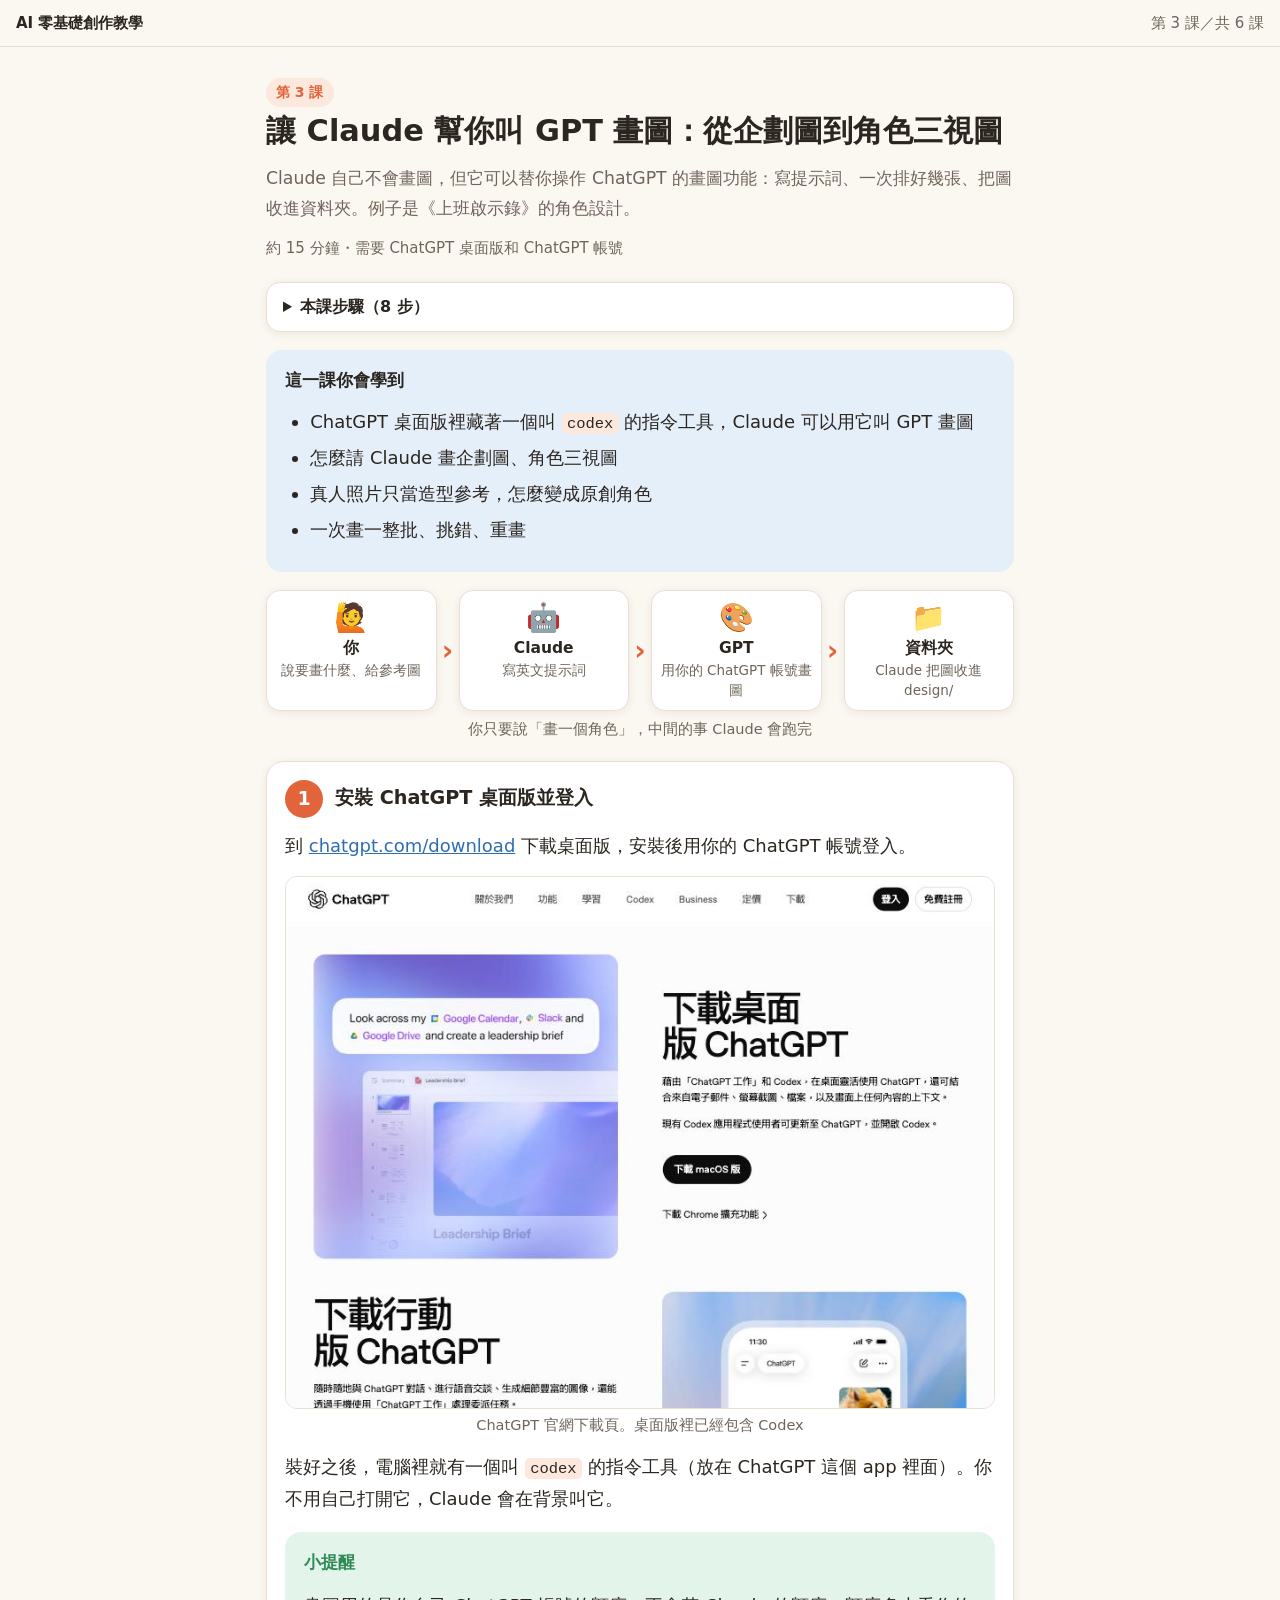
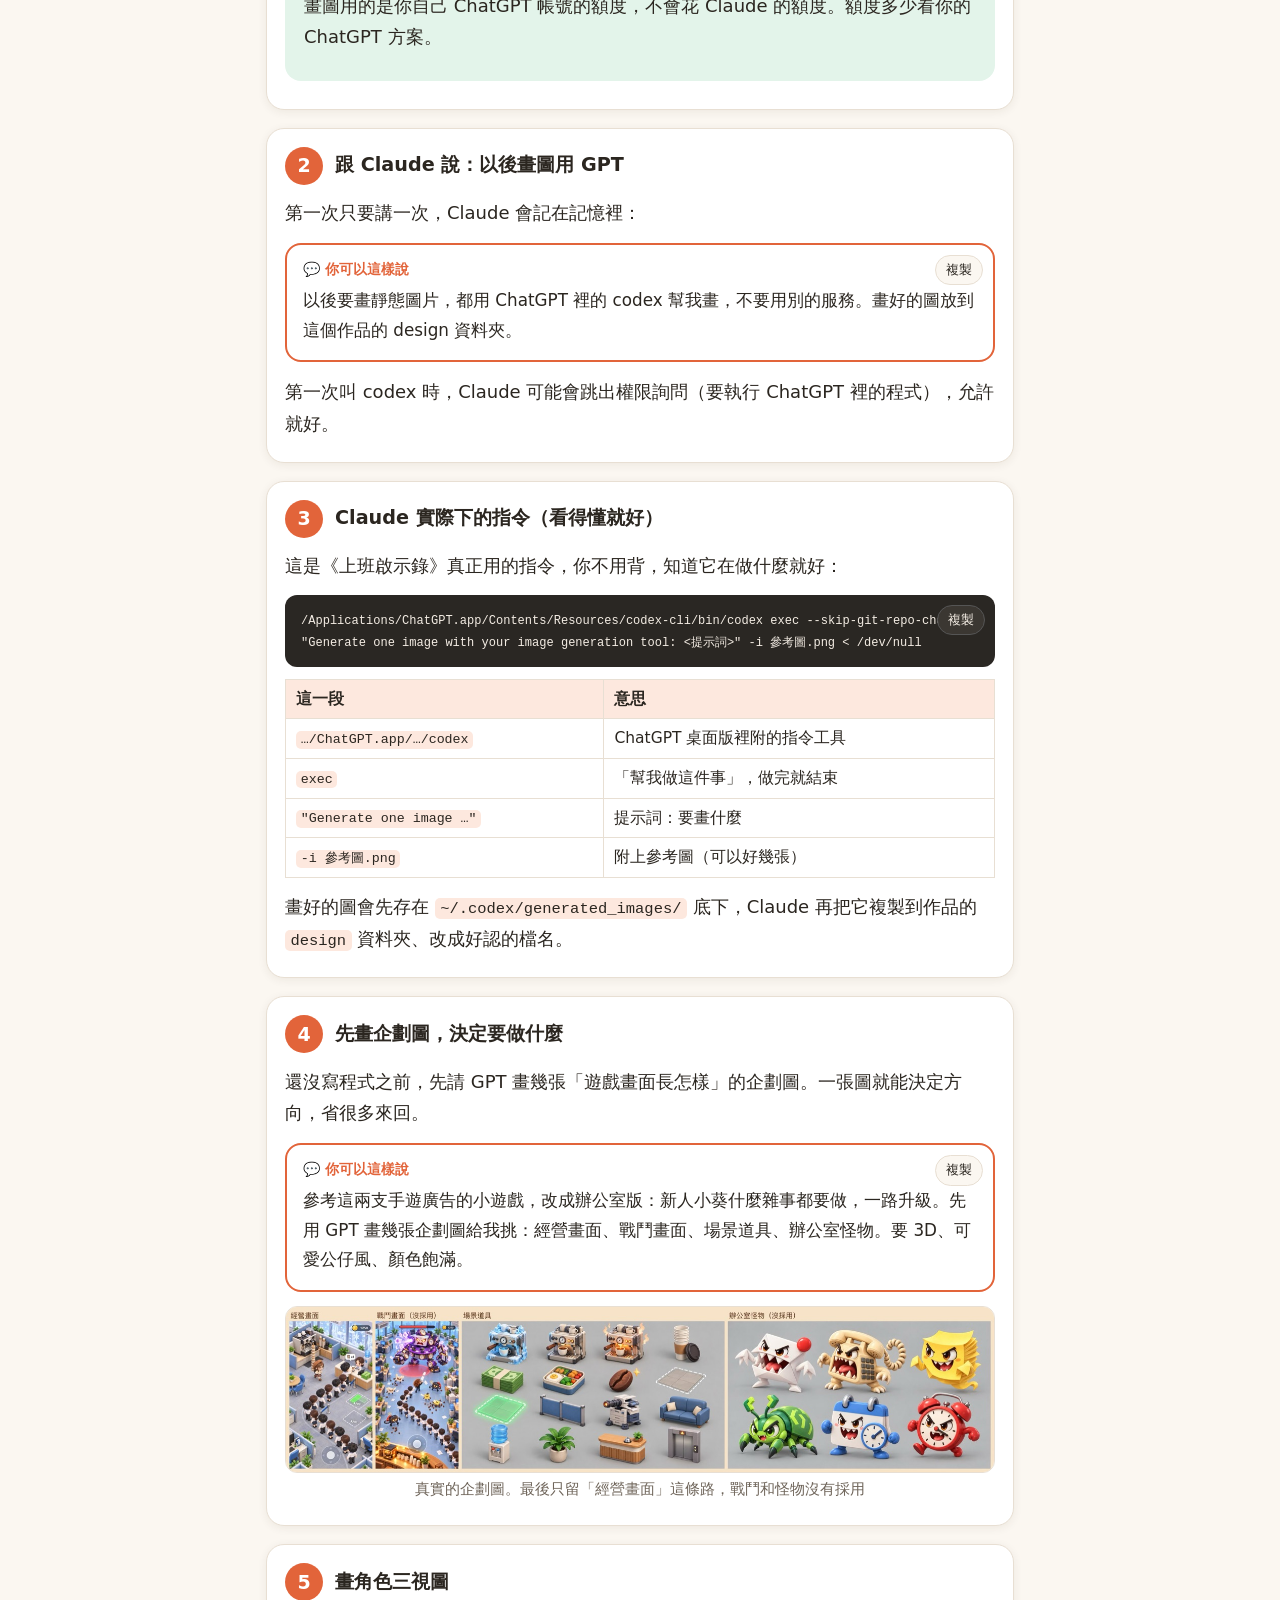
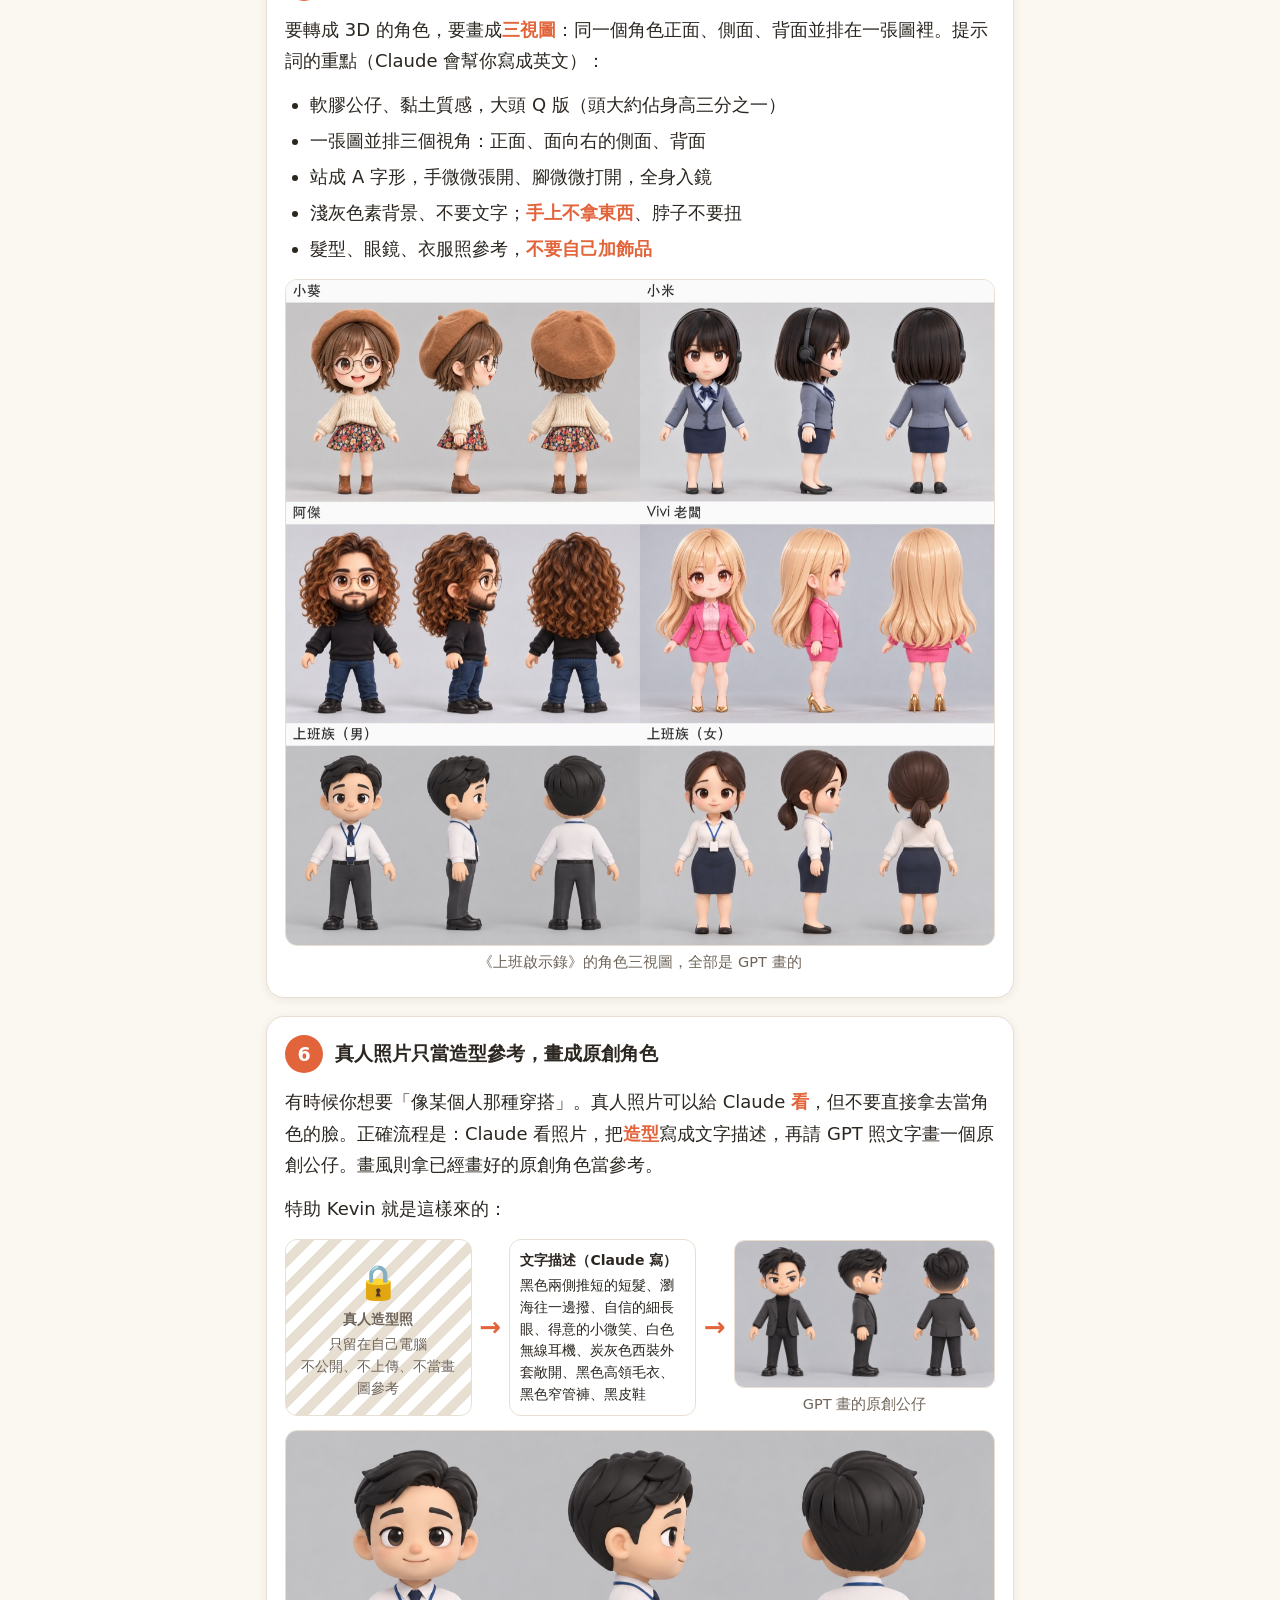
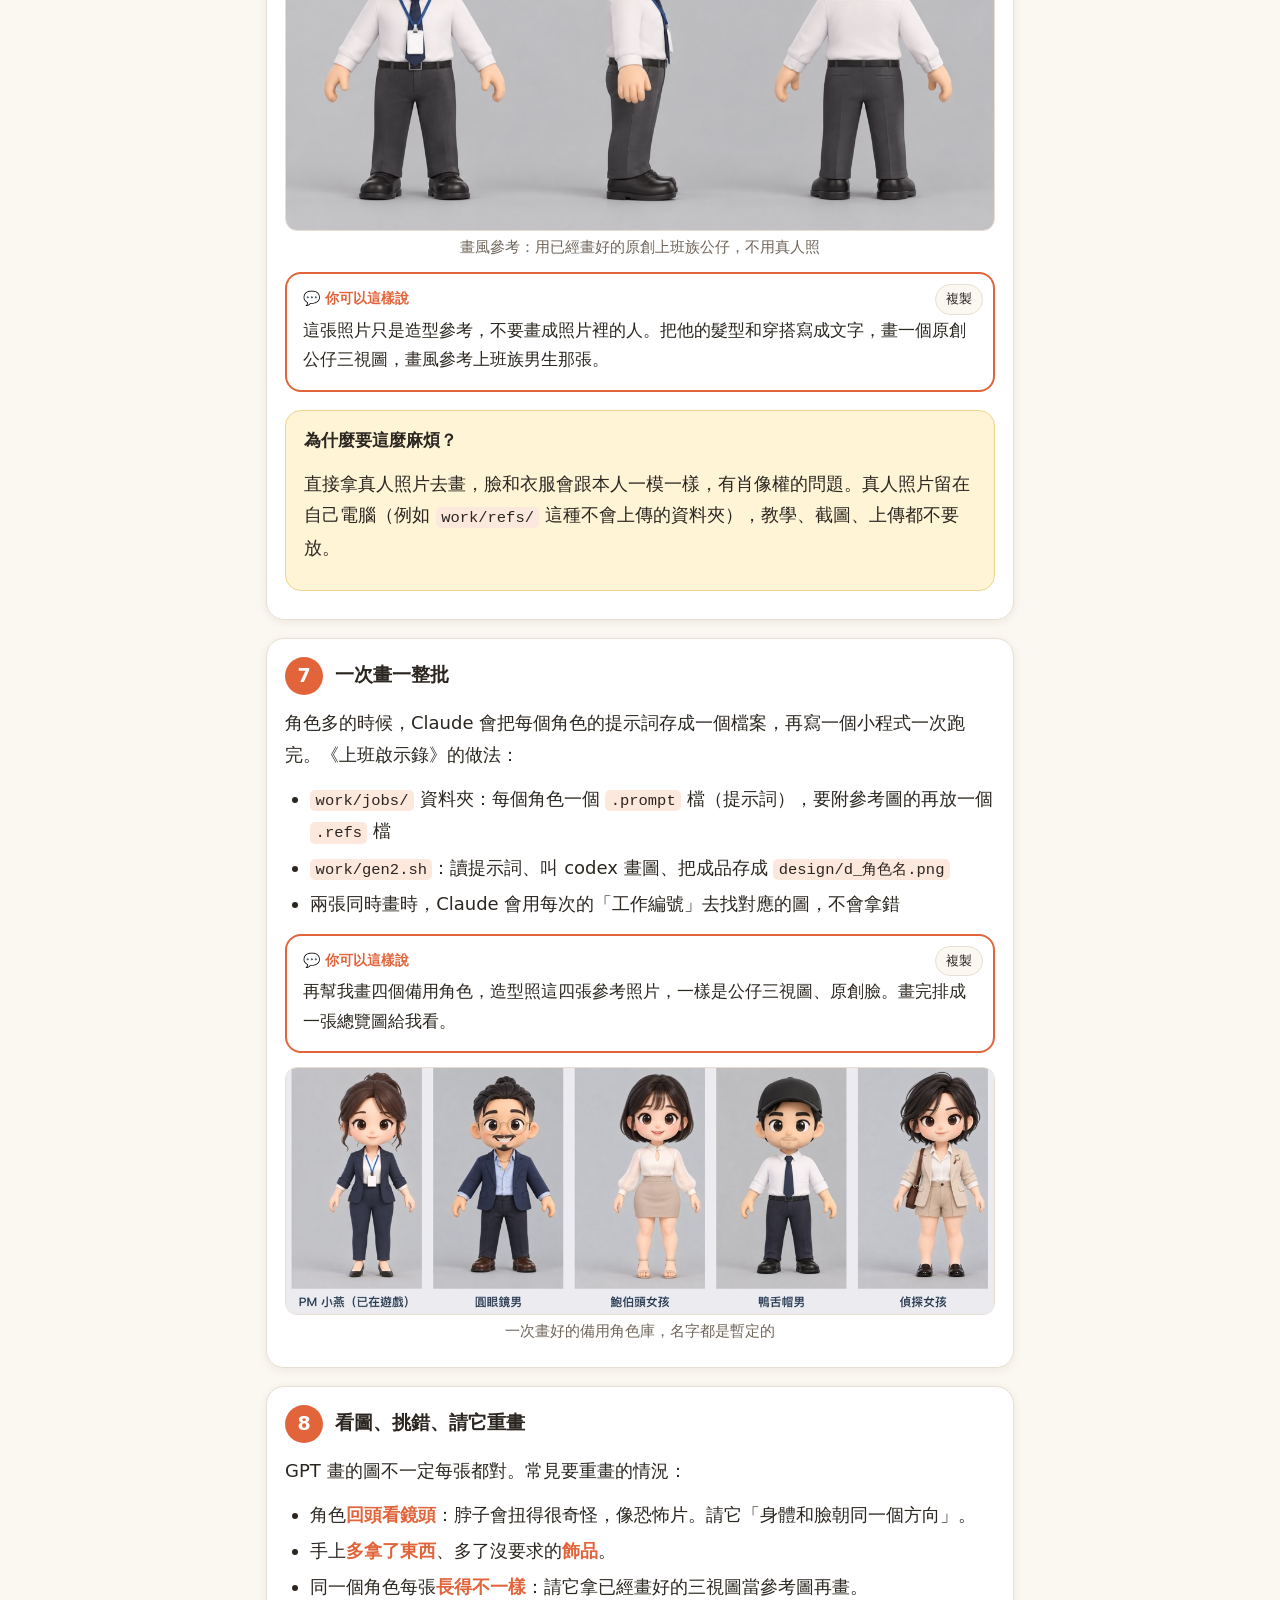
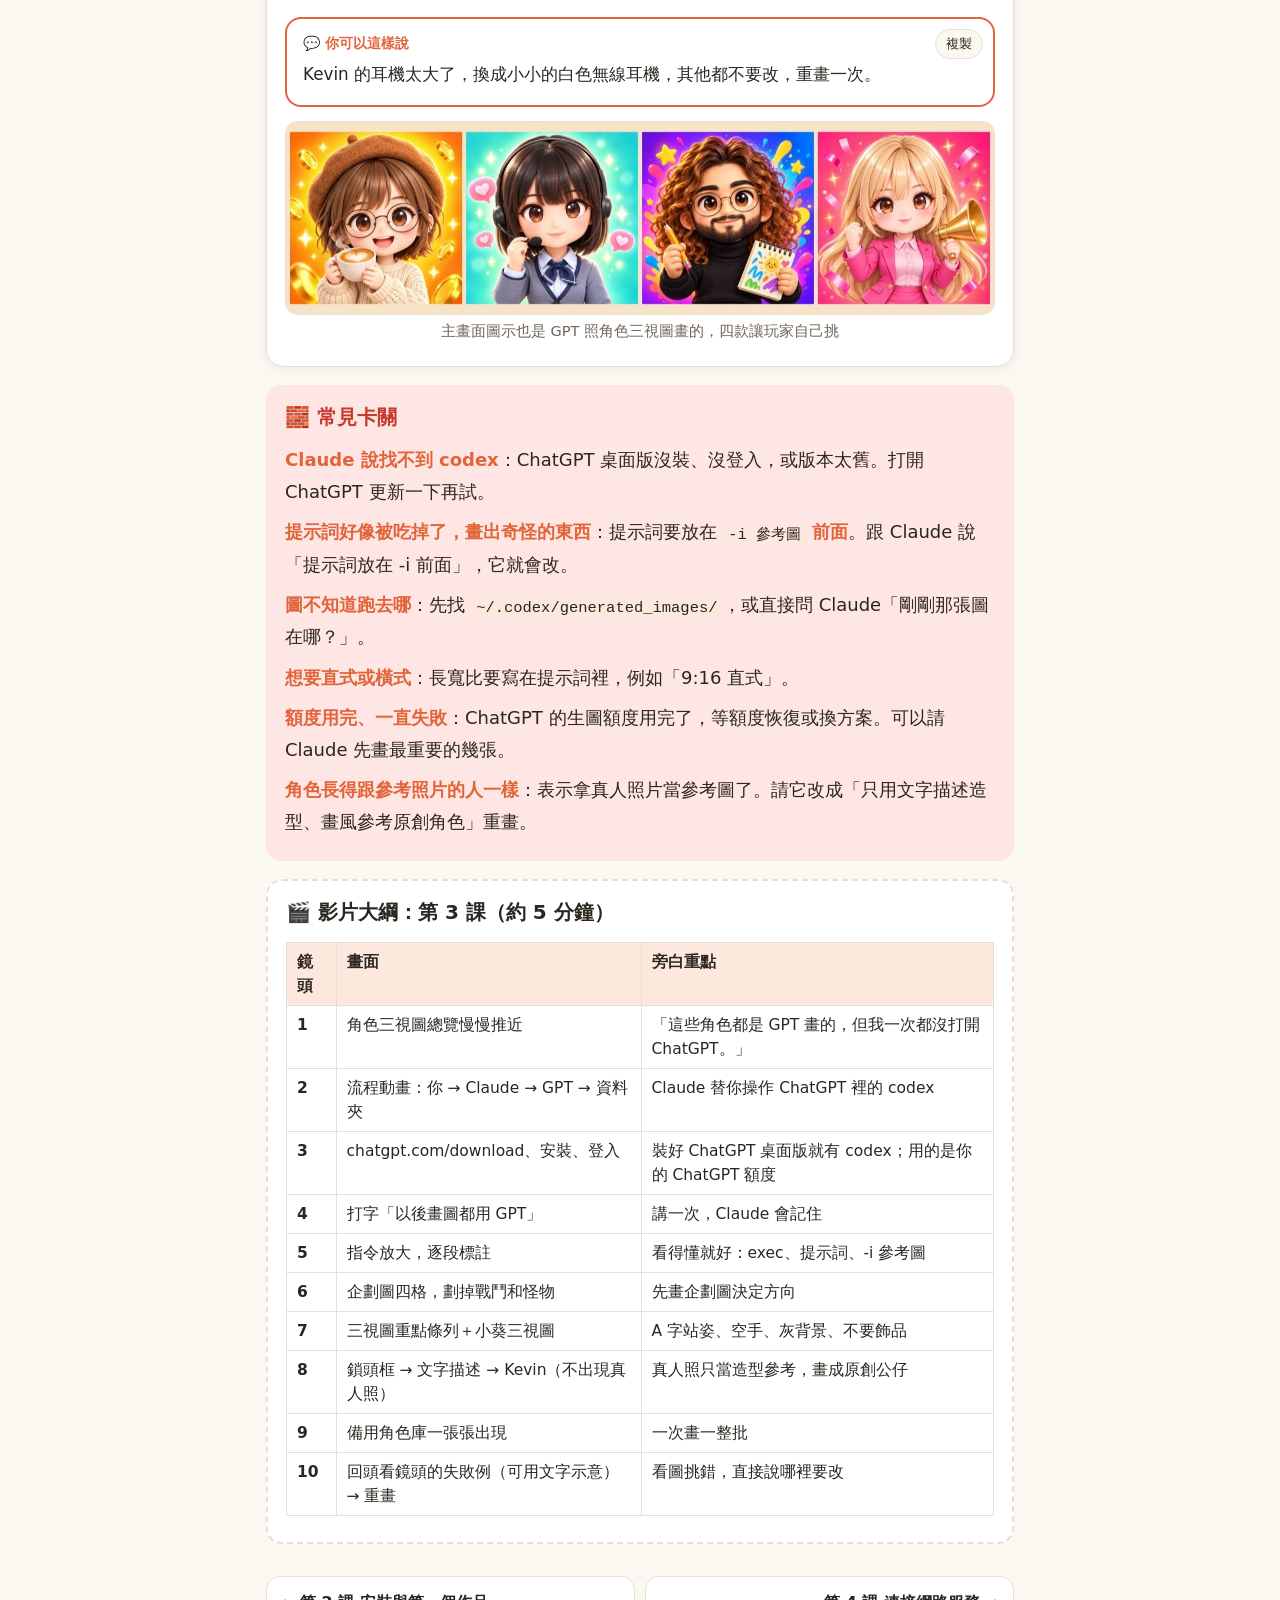
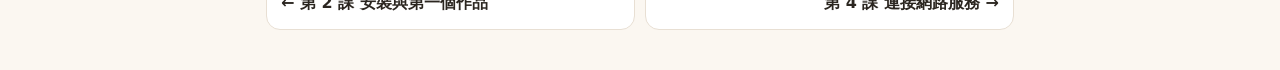
<file: 03-操控GPT畫圖.html>
<!doctype html>
<html lang="zh-Hant">
<head>
<meta charset="utf-8">
<meta name="viewport" content="width=device-width, initial-scale=1">
<title>第 3 課 叫 GPT 畫圖</title>
<meta name="description" content="Claude 自己不會畫圖，但它可以替你操作 ChatGPT 的畫圖功能：寫提示詞、一次排好幾張、把圖收進資料夾。例子是《上班啟示錄》的角色設計。">
<link rel="stylesheet" href="style.css">
</head>
<body>
<header class="top"><a href="index.html">AI 零基礎創作教學</a><span>第 3 課／共 6 課</span></header>
<main>
<div class="hero"><div class="kicker">第 3 課</div><h1>讓 Claude 幫你叫 GPT 畫圖：從企劃圖到角色三視圖</h1><p class="lead">Claude 自己不會畫圖，但它可以替你操作 ChatGPT 的畫圖功能：寫提示詞、一次排好幾張、把圖收進資料夾。例子是《上班啟示錄》的角色設計。</p>
<div class="meta">約 15 分鐘・需要 ChatGPT 桌面版和 ChatGPT 帳號</div></div>
<details class="toc"><summary>本課步驟（8 步）</summary><ol><li><a href="#step1">安裝 ChatGPT 桌面版並登入</a></li><li><a href="#step2">跟 Claude 說：以後畫圖用 GPT</a></li><li><a href="#step3">Claude 實際下的指令（看得懂就好）</a></li><li><a href="#step4">先畫企劃圖，決定要做什麼</a></li><li><a href="#step5">畫角色三視圖</a></li><li><a href="#step6">真人照片只當造型參考，畫成原創角色</a></li><li><a href="#step7">一次畫一整批</a></li><li><a href="#step8">看圖、挑錯、請它重畫</a></li></ol><a href="#stuck">常見卡關</a> · <a href="#video">影片大綱</a></details>
<div class="box learn"><div class="boxtitle">這一課你會學到</div><ul><li>ChatGPT 桌面版裡藏著一個叫 <code>codex</code> 的指令工具，Claude 可以用它叫 GPT 畫圖</li><li>怎麼請 Claude 畫企劃圖、角色三視圖</li><li>真人照片只當造型參考，怎麼變成原創角色</li><li>一次畫一整批、挑錯、重畫</li></ul></div>
<div class="flow"><div class="node"><div class="icon">🙋</div><div class="nt">你</div><div class="nd">說要畫什麼、給參考圖</div></div><div class="arrow" aria-hidden="true"></div><div class="node"><div class="icon">🤖</div><div class="nt">Claude</div><div class="nd">寫英文提示詞</div></div><div class="arrow" aria-hidden="true"></div><div class="node"><div class="icon">🎨</div><div class="nt">GPT</div><div class="nd">用你的 ChatGPT 帳號畫圖</div></div><div class="arrow" aria-hidden="true"></div><div class="node"><div class="icon">📁</div><div class="nt">資料夾</div><div class="nd">Claude 把圖收進 design/</div></div></div><div class="flowcap">你只要說「畫一個角色」，中間的事 Claude 會跑完</div>
<section class="step" id="step1"><div class="stephead"><span class="num">1</span><h3>安裝 ChatGPT 桌面版並登入</h3></div><div class="stepbody"><p>到 <a href="https://chatgpt.com/download" target="_blank" rel="noopener">chatgpt.com/download</a> 下載桌面版，安裝後用你的 ChatGPT 帳號登入。</p>
<div class="figs n1"><figure><a href="img/chatgpt-download.jpg" target="_blank"><img src="img/chatgpt-download.jpg" alt="ChatGPT 官網下載頁。桌面版裡已經包含 Codex" loading="lazy"></a><figcaption>ChatGPT 官網下載頁。桌面版裡已經包含 Codex</figcaption></figure></div>
<p>裝好之後，電腦裡就有一個叫 <code>codex</code> 的指令工具（放在 ChatGPT 這個 app 裡面）。你不用自己打開它，Claude 會在背景叫它。</p>
<div class="box tip"><div class="boxtitle">小提醒</div><p>畫圖用的是你自己 ChatGPT 帳號的額度，不會花 Claude 的額度。額度多少看你的 ChatGPT 方案。</p></div></div></section>
<section class="step" id="step2"><div class="stephead"><span class="num">2</span><h3>跟 Claude 說：以後畫圖用 GPT</h3></div><div class="stepbody"><p>第一次只要講一次，Claude 會記在記憶裡：</p>
<div class="say"><div class="saylabel">💬 你可以這樣說</div><p class="saytext">以後要畫靜態圖片，都用 ChatGPT 裡的 codex 幫我畫，不要用別的服務。畫好的圖放到這個作品的 design 資料夾。</p><button class="copy" type="button">複製</button></div>
<p>第一次叫 codex 時，Claude 可能會跳出權限詢問（要執行 ChatGPT 裡的程式），允許就好。</p></div></section>
<section class="step" id="step3"><div class="stephead"><span class="num">3</span><h3>Claude 實際下的指令（看得懂就好）</h3></div><div class="stepbody"><p>這是《上班啟示錄》真正用的指令，你不用背，知道它在做什麼就好：</p>
<div class="code"><pre><code>/Applications/ChatGPT.app/Contents/Resources/codex-cli/bin/codex exec --skip-git-repo-check "Generate one image with your image generation tool: &lt;提示詞&gt;" -i 參考圖.png &lt; /dev/null</code></pre><button class="copy" type="button">複製</button></div>
<div class="table"><table><thead><tr><th>這一段</th><th>意思</th></tr></thead><tbody><tr><td data-label="這一段"><code>…/ChatGPT.app/…/codex</code></td><td data-label="意思">ChatGPT 桌面版裡附的指令工具</td></tr><tr><td data-label="這一段"><code>exec</code></td><td data-label="意思">「幫我做這件事」，做完就結束</td></tr><tr><td data-label="這一段"><code>"Generate one image …"</code></td><td data-label="意思">提示詞：要畫什麼</td></tr><tr><td data-label="這一段"><code>-i 參考圖.png</code></td><td data-label="意思">附上參考圖（可以好幾張）</td></tr></tbody></table></div>
<p>畫好的圖會先存在 <code>~/.codex/generated_images/</code> 底下，Claude 再把它複製到作品的 <code>design</code> 資料夾、改成好認的檔名。</p></div></section>
<section class="step" id="step4"><div class="stephead"><span class="num">4</span><h3>先畫企劃圖，決定要做什麼</h3></div><div class="stepbody"><p>還沒寫程式之前，先請 GPT 畫幾張「遊戲畫面長怎樣」的企劃圖。一張圖就能決定方向，省很多來回。</p>
<div class="say"><div class="saylabel">💬 你可以這樣說</div><p class="saytext">參考這兩支手遊廣告的小遊戲，改成辦公室版：新人小葵什麼雜事都要做，一路升級。先用 GPT 畫幾張企劃圖給我挑：經營畫面、戰鬥畫面、場景道具、辦公室怪物。要 3D、可愛公仔風、顏色飽滿。</p><button class="copy" type="button">複製</button></div>
<div class="figs n1"><figure><a href="img/concept.jpg" target="_blank"><img src="img/concept.jpg" alt="真實的企劃圖。最後只留「經營畫面」這條路，戰鬥和怪物沒有採用" loading="lazy"></a><figcaption>真實的企劃圖。最後只留「經營畫面」這條路，戰鬥和怪物沒有採用</figcaption></figure></div></div></section>
<section class="step" id="step5"><div class="stephead"><span class="num">5</span><h3>畫角色三視圖</h3></div><div class="stepbody"><p>要轉成 3D 的角色，要畫成<strong>三視圖</strong>：同一個角色正面、側面、背面並排在一張圖裡。提示詞的重點（Claude 會幫你寫成英文）：</p>
<ul><li>軟膠公仔、黏土質感，大頭 Q 版（頭大約佔身高三分之一）</li><li>一張圖並排三個視角：正面、面向右的側面、背面</li><li>站成 A 字形，手微微張開、腳微微打開，全身入鏡</li><li>淺灰色素背景、不要文字；<strong>手上不拿東西</strong>、脖子不要扭</li><li>髮型、眼鏡、衣服照參考，<strong>不要自己加飾品</strong></li></ul>
<div class="figs n1"><figure><a href="img/characters.jpg" target="_blank"><img src="img/characters.jpg" alt="《上班啟示錄》的角色三視圖，全部是 GPT 畫的" loading="lazy"></a><figcaption>《上班啟示錄》的角色三視圖，全部是 GPT 畫的</figcaption></figure></div></div></section>
<section class="step" id="step6"><div class="stephead"><span class="num">6</span><h3>真人照片只當造型參考，畫成原創角色</h3></div><div class="stepbody"><p>有時候你想要「像某個人那種穿搭」。真人照片可以給 Claude <strong>看</strong>，但不要直接拿去當角色的臉。正確流程是：Claude 看照片，把<strong>造型</strong>寫成文字描述，再請 GPT 照文字畫一個原創公仔。畫風則拿已經畫好的原創角色當參考。</p>
<p>特助 Kevin 就是這樣來的：</p>
<div class="compare">
<div class="cbox locked"><div><div class="lock">🔒</div><b>真人造型照</b>只留在自己電腦<br>不公開、不上傳、不當畫圖參考</div></div>
<div class="carrow">→</div>
<div class="cbox"><b>文字描述（Claude 寫）</b>黑色兩側推短的短髮、瀏海往一邊撥、自信的細長眼、得意的小微笑、白色無線耳機、炭灰色西裝外套敞開、黑色高領毛衣、黑色窄管褲、黑皮鞋</div>
<div class="carrow">→</div>
<figure><img src="img/kevin-sheet.jpg" alt="GPT 畫的原創公仔 Kevin 三視圖" loading="lazy"><figcaption>GPT 畫的原創公仔</figcaption></figure>
</div>
<div class="figs n1"><figure><a href="img/style-ref-npc-m.jpg" target="_blank"><img src="img/style-ref-npc-m.jpg" alt="畫風參考：用已經畫好的原創上班族公仔，不用真人照" loading="lazy"></a><figcaption>畫風參考：用已經畫好的原創上班族公仔，不用真人照</figcaption></figure></div>
<div class="say"><div class="saylabel">💬 你可以這樣說</div><p class="saytext">這張照片只是造型參考，不要畫成照片裡的人。把他的髮型和穿搭寫成文字，畫一個原創公仔三視圖，畫風參考上班族男生那張。</p><button class="copy" type="button">複製</button></div>
<div class="box warn"><div class="boxtitle">為什麼要這麼麻煩？</div><p>直接拿真人照片去畫，臉和衣服會跟本人一模一樣，有肖像權的問題。真人照片留在自己電腦（例如 <code>work/refs/</code> 這種不會上傳的資料夾），教學、截圖、上傳都不要放。</p></div></div></section>
<section class="step" id="step7"><div class="stephead"><span class="num">7</span><h3>一次畫一整批</h3></div><div class="stepbody"><p>角色多的時候，Claude 會把每個角色的提示詞存成一個檔案，再寫一個小程式一次跑完。《上班啟示錄》的做法：</p>
<ul><li><code>work/jobs/</code> 資料夾：每個角色一個 <code>.prompt</code> 檔（提示詞），要附參考圖的再放一個 <code>.refs</code> 檔</li><li><code>work/gen2.sh</code>：讀提示詞、叫 codex 畫圖、把成品存成 <code>design/d_角色名.png</code></li><li>兩張同時畫時，Claude 會用每次的「工作編號」去找對應的圖，不會拿錯</li></ul>
<div class="say"><div class="saylabel">💬 你可以這樣說</div><p class="saytext">再幫我畫四個備用角色，造型照這四張參考照片，一樣是公仔三視圖、原創臉。畫完排成一張總覽圖給我看。</p><button class="copy" type="button">複製</button></div>
<div class="figs n1"><figure><a href="img/spare-characters.jpg" target="_blank"><img src="img/spare-characters.jpg" alt="一次畫好的備用角色庫，名字都是暫定的" loading="lazy"></a><figcaption>一次畫好的備用角色庫，名字都是暫定的</figcaption></figure></div></div></section>
<section class="step" id="step8"><div class="stephead"><span class="num">8</span><h3>看圖、挑錯、請它重畫</h3></div><div class="stepbody"><p>GPT 畫的圖不一定每張都對。常見要重畫的情況：</p>
<ul><li>角色<strong>回頭看鏡頭</strong>：脖子會扭得很奇怪，像恐怖片。請它「身體和臉朝同一個方向」。</li><li>手上<strong>多拿了東西</strong>、多了沒要求的<strong>飾品</strong>。</li><li>同一個角色每張<strong>長得不一樣</strong>：請它拿已經畫好的三視圖當參考圖再畫。</li></ul>
<div class="say"><div class="saylabel">💬 你可以這樣說</div><p class="saytext">Kevin 的耳機太大了，換成小小的白色無線耳機，其他都不要改，重畫一次。</p><button class="copy" type="button">複製</button></div>
<div class="figs n1"><figure><a href="img/icons.jpg" target="_blank"><img src="img/icons.jpg" alt="主畫面圖示也是 GPT 照角色三視圖畫的，四款讓玩家自己挑" loading="lazy"></a><figcaption>主畫面圖示也是 GPT 照角色三視圖畫的，四款讓玩家自己挑</figcaption></figure></div></div></section>
<section class="box stuck" id="stuck"><div class="boxtitle">🧱 常見卡關</div><p><strong>Claude 說找不到 codex</strong>：ChatGPT 桌面版沒裝、沒登入，或版本太舊。打開 ChatGPT 更新一下再試。</p>
<p><strong>提示詞好像被吃掉了，畫出奇怪的東西</strong>：提示詞要放在 <code>-i 參考圖</code> <strong>前面</strong>。跟 Claude 說「提示詞放在 -i 前面」，它就會改。</p>
<p><strong>圖不知道跑去哪</strong>：先找 <code>~/.codex/generated_images/</code>，或直接問 Claude「剛剛那張圖在哪？」。</p>
<p><strong>想要直式或橫式</strong>：長寬比要寫在提示詞裡，例如「9:16 直式」。</p>
<p><strong>額度用完、一直失敗</strong>：ChatGPT 的生圖額度用完了，等額度恢復或換方案。可以請 Claude 先畫最重要的幾張。</p>
<p><strong>角色長得跟參考照片的人一樣</strong>：表示拿真人照片當參考圖了。請它改成「只用文字描述造型、畫風參考原創角色」重畫。</p></section>
<section class="box video" id="video"><div class="boxtitle">🎬 影片大綱：第 3 課（約 5 分鐘）</div><div class="table"><table><thead><tr><th>鏡頭</th><th>畫面</th><th>旁白重點</th></tr></thead><tbody><tr><td data-label="鏡頭">1</td><td data-label="畫面">角色三視圖總覽慢慢推近</td><td data-label="旁白重點">「這些角色都是 GPT 畫的，但我一次都沒打開 ChatGPT。」</td></tr><tr><td data-label="鏡頭">2</td><td data-label="畫面">流程動畫：你 → Claude → GPT → 資料夾</td><td data-label="旁白重點">Claude 替你操作 ChatGPT 裡的 codex</td></tr><tr><td data-label="鏡頭">3</td><td data-label="畫面">chatgpt.com/download、安裝、登入</td><td data-label="旁白重點">裝好 ChatGPT 桌面版就有 codex；用的是你的 ChatGPT 額度</td></tr><tr><td data-label="鏡頭">4</td><td data-label="畫面">打字「以後畫圖都用 GPT」</td><td data-label="旁白重點">講一次，Claude 會記住</td></tr><tr><td data-label="鏡頭">5</td><td data-label="畫面">指令放大，逐段標註</td><td data-label="旁白重點">看得懂就好：exec、提示詞、-i 參考圖</td></tr><tr><td data-label="鏡頭">6</td><td data-label="畫面">企劃圖四格，劃掉戰鬥和怪物</td><td data-label="旁白重點">先畫企劃圖決定方向</td></tr><tr><td data-label="鏡頭">7</td><td data-label="畫面">三視圖重點條列＋小葵三視圖</td><td data-label="旁白重點">A 字站姿、空手、灰背景、不要飾品</td></tr><tr><td data-label="鏡頭">8</td><td data-label="畫面">鎖頭框 → 文字描述 → Kevin（不出現真人照）</td><td data-label="旁白重點">真人照只當造型參考，畫成原創公仔</td></tr><tr><td data-label="鏡頭">9</td><td data-label="畫面">備用角色庫一張張出現</td><td data-label="旁白重點">一次畫一整批</td></tr><tr><td data-label="鏡頭">10</td><td data-label="畫面">回頭看鏡頭的失敗例（可用文字示意）→ 重畫</td><td data-label="旁白重點">看圖挑錯，直接說哪裡要改</td></tr></tbody></table></div></section>
<nav class="pager"><a class="prev" href="02-安裝與登入.html">← 第 2 課 安裝與第一個作品</a><a class="next" href="04-連接網路服務.html">第 4 課 連接網路服務 →</a></nav>
</main>
<script>
document.querySelectorAll('.copy').forEach(b=>b.addEventListener('click',()=>{
  const box=b.parentElement, t=(box.querySelector('code')||box.querySelector('.saytext')).innerText;
  navigator.clipboard&&navigator.clipboard.writeText(t).then(()=>{b.textContent='已複製';setTimeout(()=>b.textContent='複製',1500)});
}));
</script>
</body>
</html>
</file>
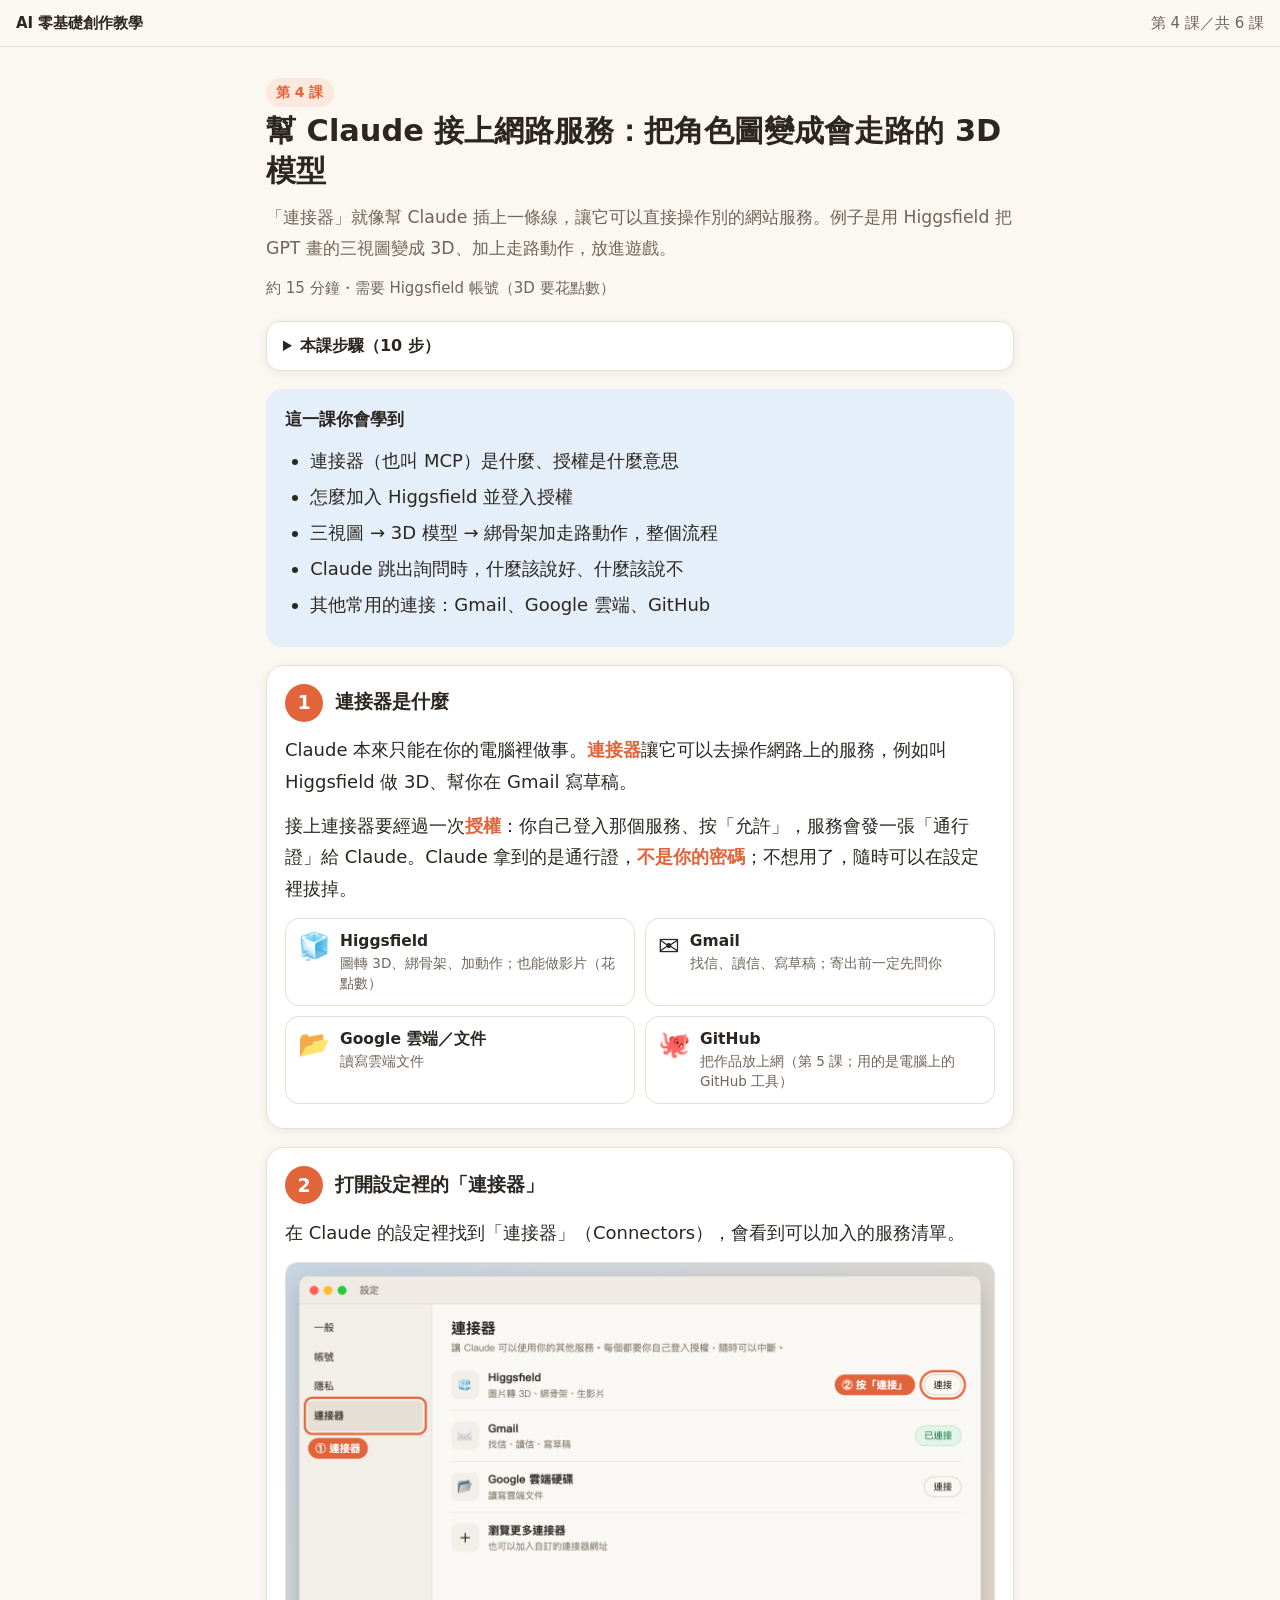
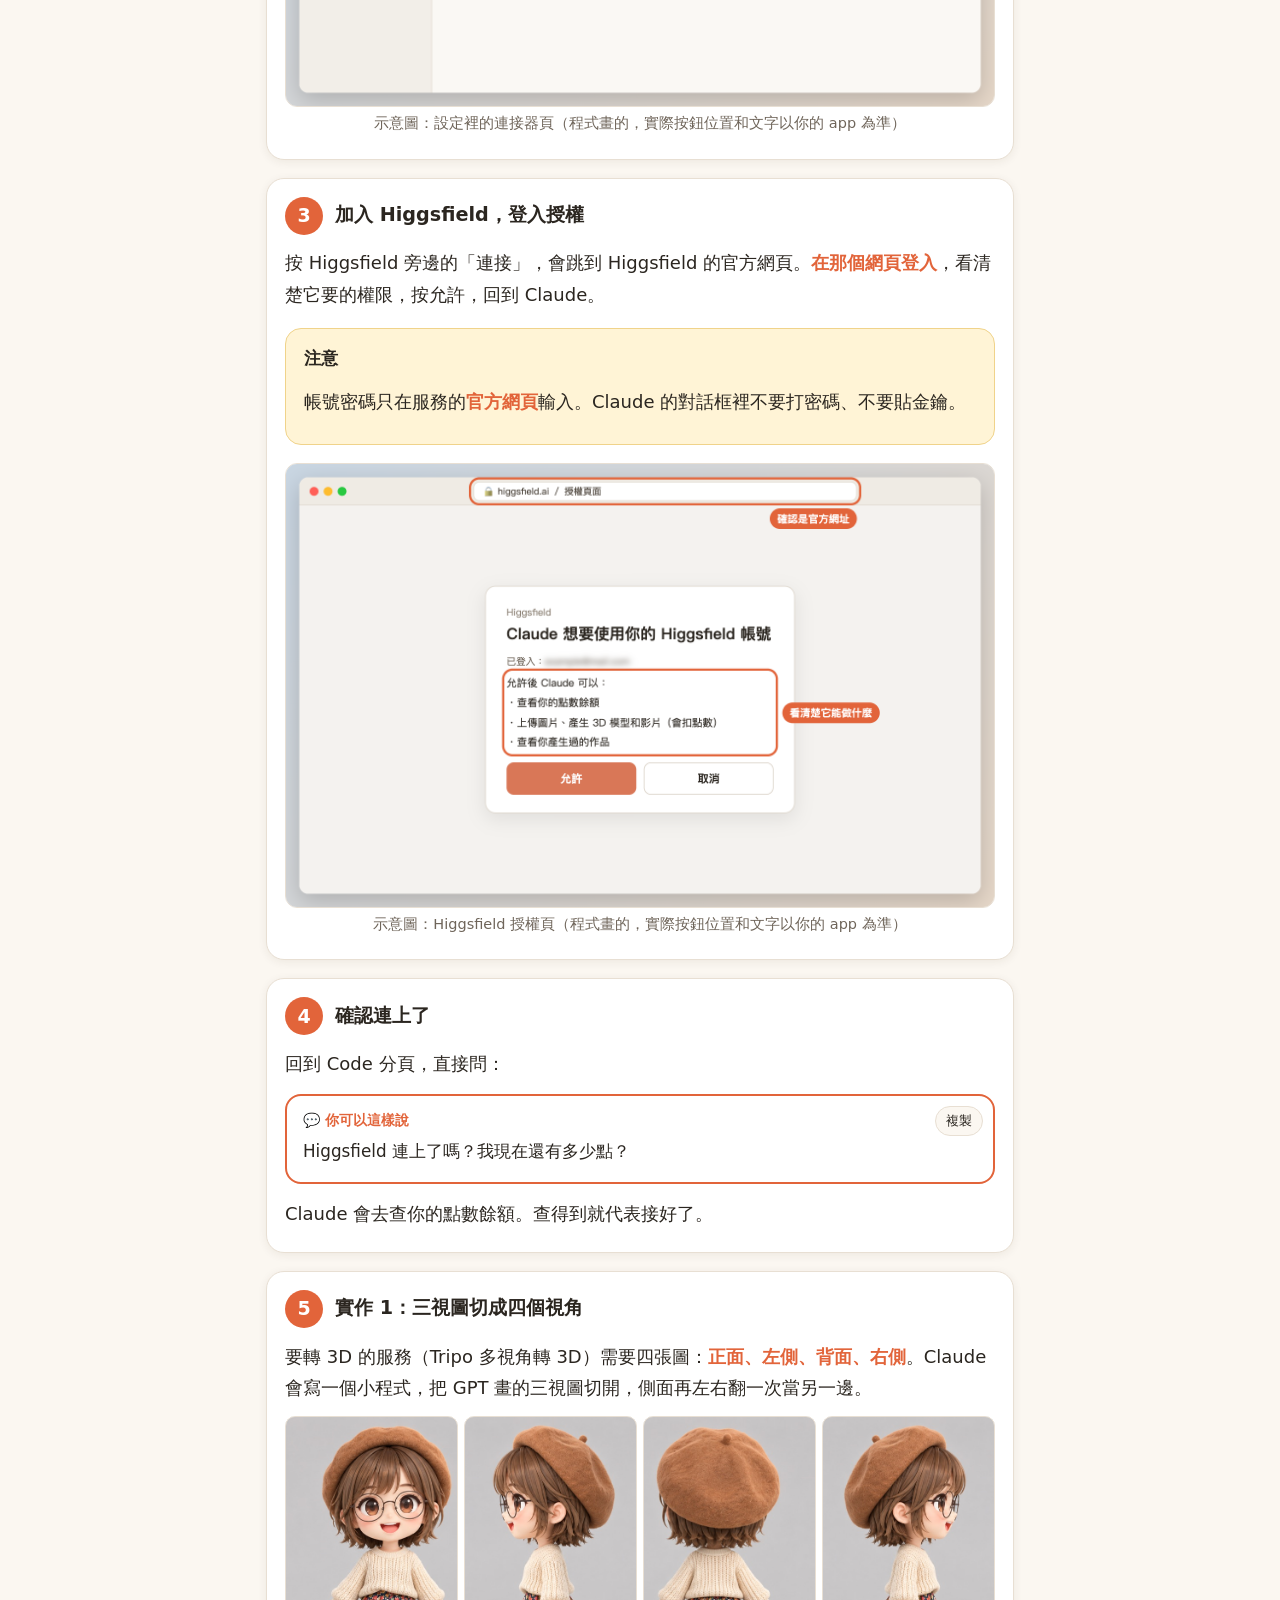
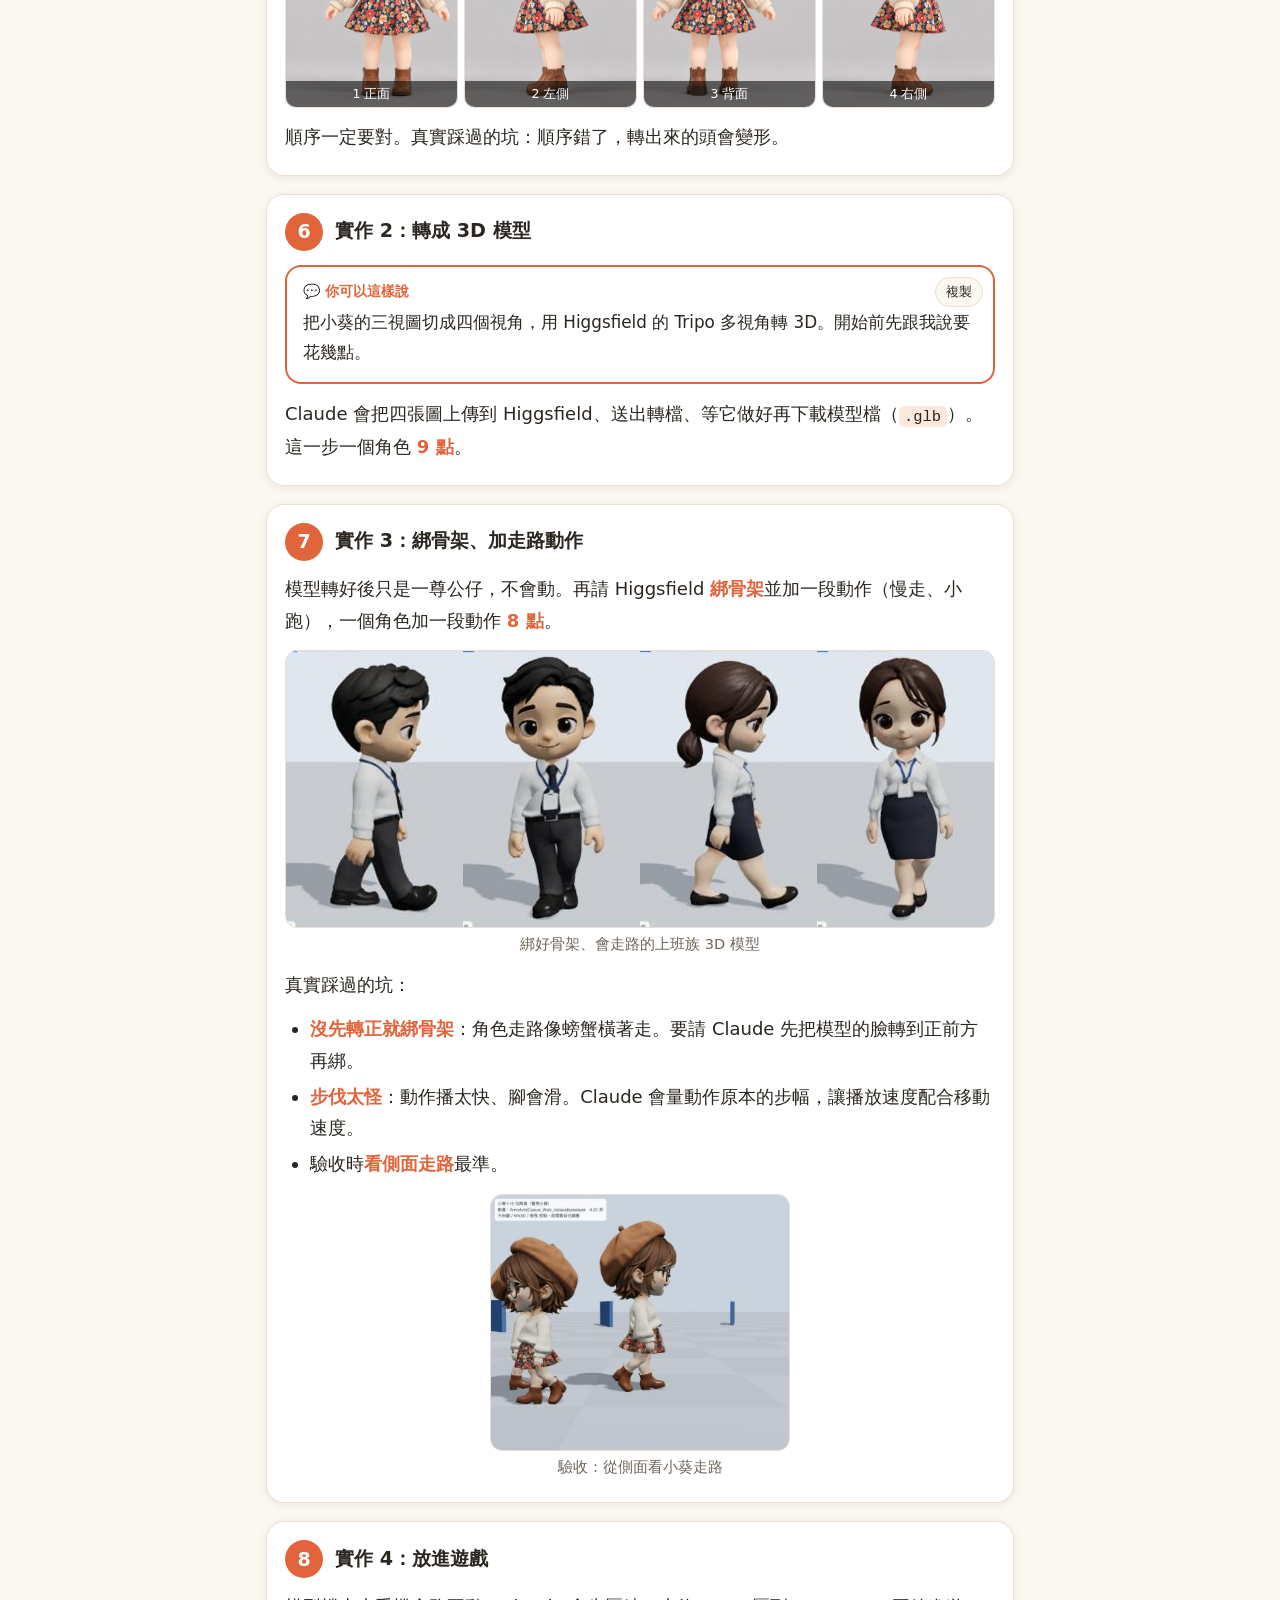
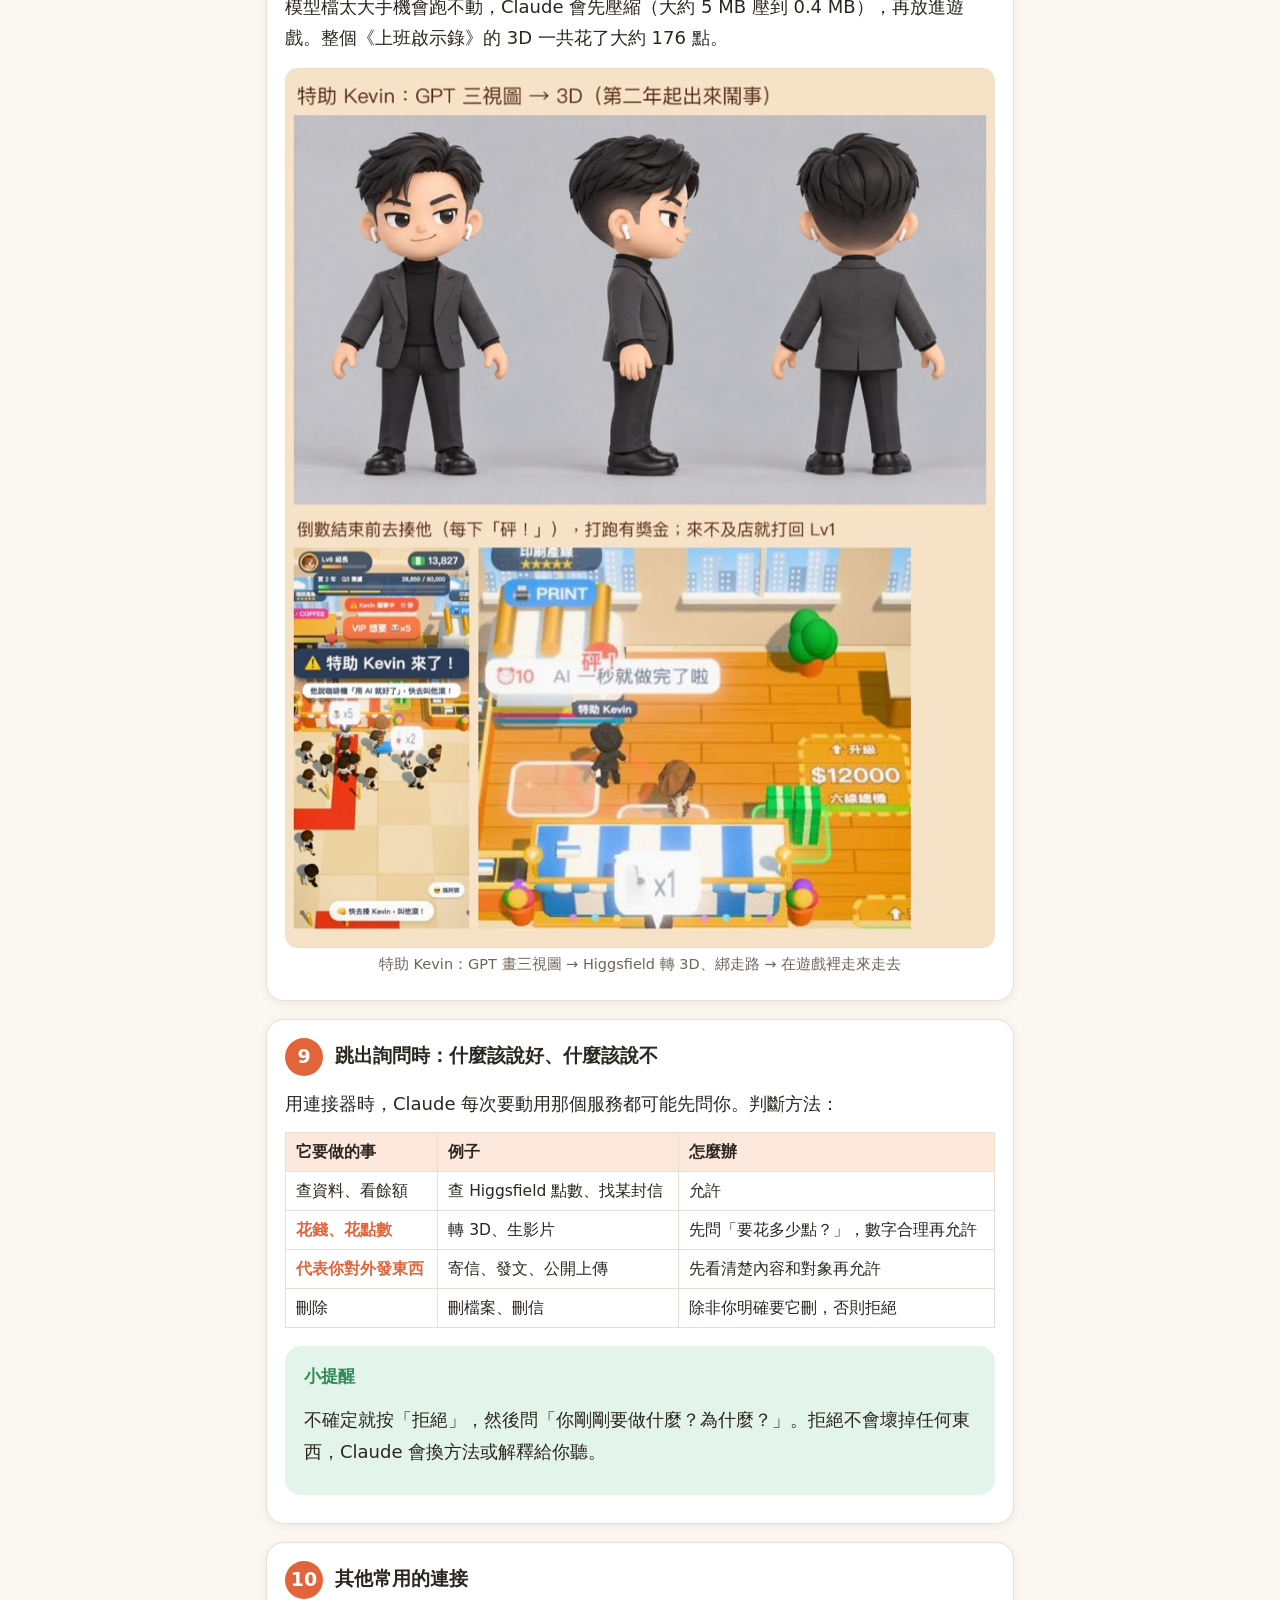
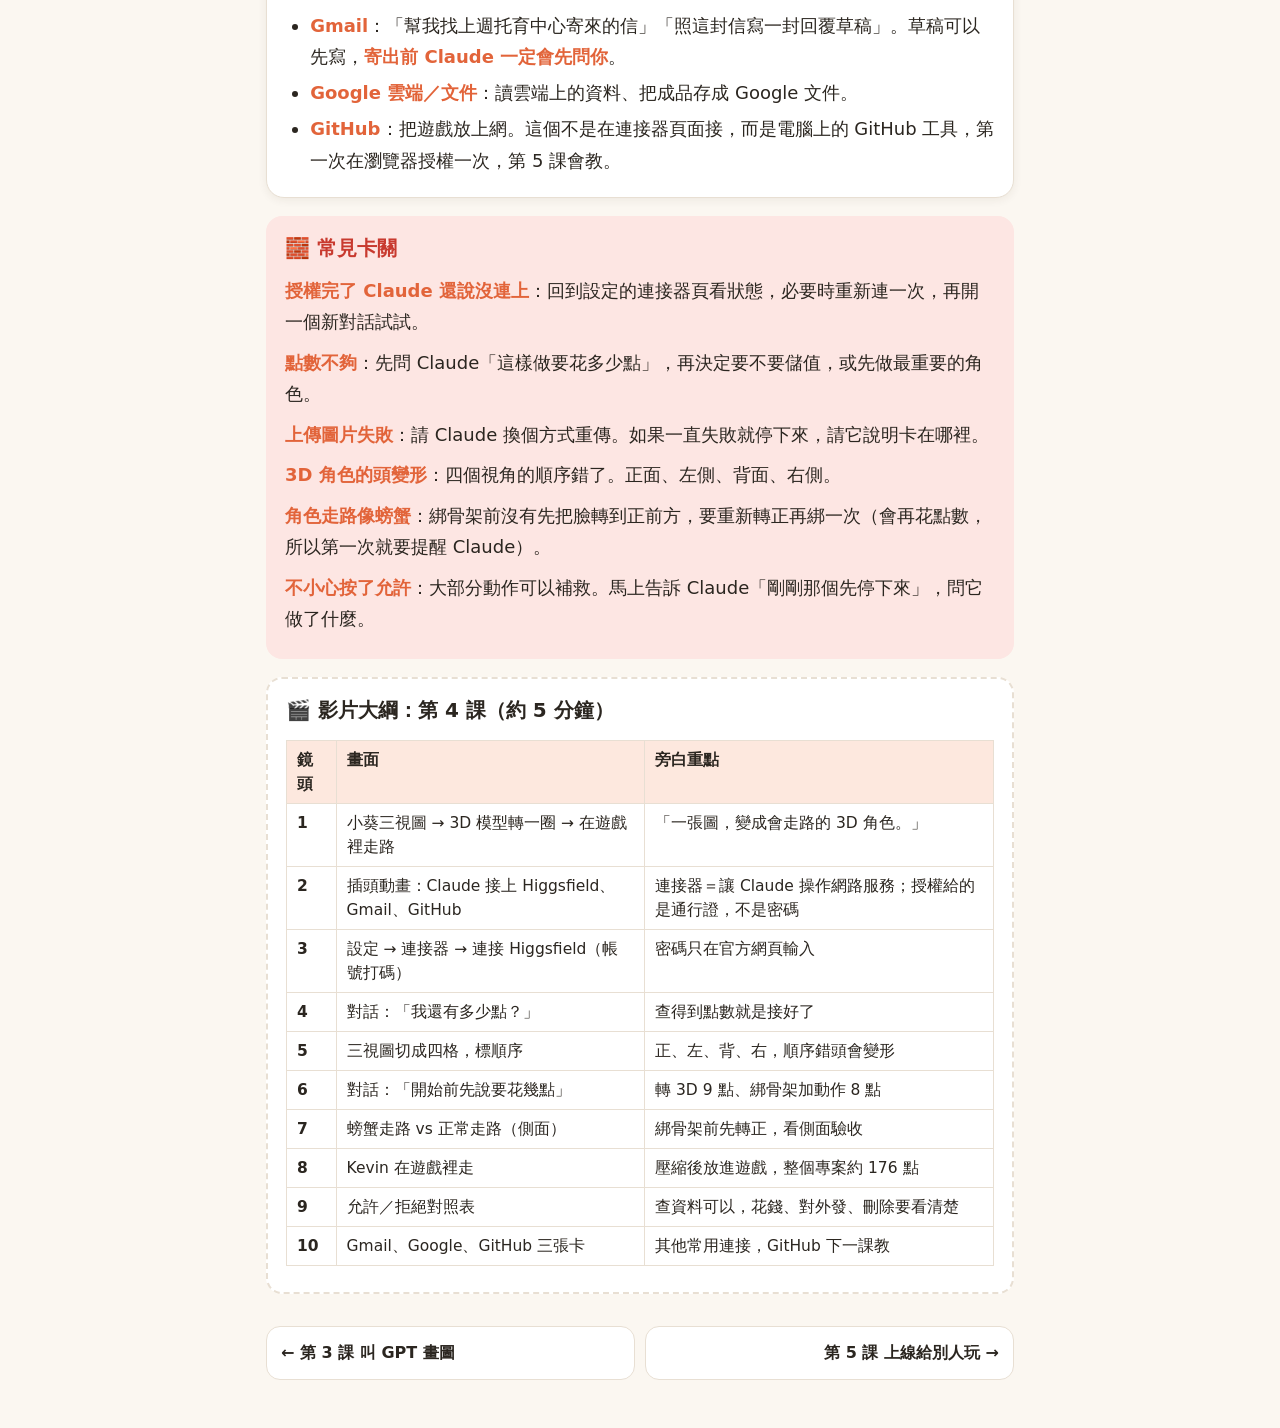
<file: 04-連接網路服務.html>
<!doctype html>
<html lang="zh-Hant">
<head>
<meta charset="utf-8">
<meta name="viewport" content="width=device-width, initial-scale=1">
<title>第 4 課 連接網路服務</title>
<meta name="description" content="「連接器」就像幫 Claude 插上一條線，讓它可以直接操作別的網站服務。例子是用 Higgsfield 把 GPT 畫的三視圖變成 3D、加上走路動作，放進遊戲。">
<link rel="stylesheet" href="style.css">
</head>
<body>
<header class="top"><a href="index.html">AI 零基礎創作教學</a><span>第 4 課／共 6 課</span></header>
<main>
<div class="hero"><div class="kicker">第 4 課</div><h1>幫 Claude 接上網路服務：把角色圖變成會走路的 3D 模型</h1><p class="lead">「連接器」就像幫 Claude 插上一條線，讓它可以直接操作別的網站服務。例子是用 Higgsfield 把 GPT 畫的三視圖變成 3D、加上走路動作，放進遊戲。</p>
<div class="meta">約 15 分鐘・需要 Higgsfield 帳號（3D 要花點數）</div></div>
<details class="toc"><summary>本課步驟（10 步）</summary><ol><li><a href="#step1">連接器是什麼</a></li><li><a href="#step2">打開設定裡的「連接器」</a></li><li><a href="#step3">加入 Higgsfield，登入授權</a></li><li><a href="#step4">確認連上了</a></li><li><a href="#step5">實作 1：三視圖切成四個視角</a></li><li><a href="#step6">實作 2：轉成 3D 模型</a></li><li><a href="#step7">實作 3：綁骨架、加走路動作</a></li><li><a href="#step8">實作 4：放進遊戲</a></li><li><a href="#step9">跳出詢問時：什麼該說好、什麼該說不</a></li><li><a href="#step10">其他常用的連接</a></li></ol><a href="#stuck">常見卡關</a> · <a href="#video">影片大綱</a></details>
<div class="box learn"><div class="boxtitle">這一課你會學到</div><ul><li>連接器（也叫 MCP）是什麼、授權是什麼意思</li><li>怎麼加入 Higgsfield 並登入授權</li><li>三視圖 → 3D 模型 → 綁骨架加走路動作，整個流程</li><li>Claude 跳出詢問時，什麼該說好、什麼該說不</li><li>其他常用的連接：Gmail、Google 雲端、GitHub</li></ul></div>
<section class="step" id="step1"><div class="stephead"><span class="num">1</span><h3>連接器是什麼</h3></div><div class="stepbody"><p>Claude 本來只能在你的電腦裡做事。<strong>連接器</strong>讓它可以去操作網路上的服務，例如叫 Higgsfield 做 3D、幫你在 Gmail 寫草稿。</p>
<p>接上連接器要經過一次<strong>授權</strong>：你自己登入那個服務、按「允許」，服務會發一張「通行證」給 Claude。Claude 拿到的是通行證，<strong>不是你的密碼</strong>；不想用了，隨時可以在設定裡拔掉。</p>
<div class="cards"><div class="card"><div class="icon">🧊</div><div><div class="nt">Higgsfield</div><div class="nd">圖轉 3D、綁骨架、加動作；也能做影片（花點數）</div></div></div><div class="card"><div class="icon">✉️</div><div><div class="nt">Gmail</div><div class="nd">找信、讀信、寫草稿；寄出前一定先問你</div></div></div><div class="card"><div class="icon">📂</div><div><div class="nt">Google 雲端／文件</div><div class="nd">讀寫雲端文件</div></div></div><div class="card"><div class="icon">🐙</div><div><div class="nt">GitHub</div><div class="nd">把作品放上網（第 5 課；用的是電腦上的 GitHub 工具）</div></div></div></div></div></section>
<section class="step" id="step2"><div class="stephead"><span class="num">2</span><h3>打開設定裡的「連接器」</h3></div><div class="stepbody"><p>在 Claude 的設定裡找到「連接器」（Connectors），會看到可以加入的服務清單。</p>
<div class="figs n1"><figure><a href="img/mock-f-connectors.png" target="_blank"><img src="img/mock-f-connectors.png" alt="示意圖：設定裡的連接器頁（程式畫的，實際按鈕位置和文字以你的 app 為準）" loading="lazy"></a><figcaption>示意圖：設定裡的連接器頁（程式畫的，實際按鈕位置和文字以你的 app 為準）</figcaption></figure></div></div></section>
<section class="step" id="step3"><div class="stephead"><span class="num">3</span><h3>加入 Higgsfield，登入授權</h3></div><div class="stepbody"><p>按 Higgsfield 旁邊的「連接」，會跳到 Higgsfield 的官方網頁。<strong>在那個網頁登入</strong>，看清楚它要的權限，按允許，回到 Claude。</p>
<div class="box warn"><div class="boxtitle">注意</div><p>帳號密碼只在服務的<strong>官方網頁</strong>輸入。Claude 的對話框裡不要打密碼、不要貼金鑰。</p></div>
<div class="figs n1"><figure><a href="img/mock-g-authorize.png" target="_blank"><img src="img/mock-g-authorize.png" alt="示意圖：Higgsfield 授權頁（程式畫的，實際按鈕位置和文字以你的 app 為準）" loading="lazy"></a><figcaption>示意圖：Higgsfield 授權頁（程式畫的，實際按鈕位置和文字以你的 app 為準）</figcaption></figure></div></div></section>
<section class="step" id="step4"><div class="stephead"><span class="num">4</span><h3>確認連上了</h3></div><div class="stepbody"><p>回到 Code 分頁，直接問：</p>
<div class="say"><div class="saylabel">💬 你可以這樣說</div><p class="saytext">Higgsfield 連上了嗎？我現在還有多少點？</p><button class="copy" type="button">複製</button></div>
<p>Claude 會去查你的點數餘額。查得到就代表接好了。</p></div></section>
<section class="step" id="step5"><div class="stephead"><span class="num">5</span><h3>實作 1：三視圖切成四個視角</h3></div><div class="stepbody"><p>要轉 3D 的服務（Tripo 多視角轉 3D）需要四張圖：<strong>正面、左側、背面、右側</strong>。Claude 會寫一個小程式，把 GPT 畫的三視圖切開，側面再左右翻一次當另一邊。</p>
<div class="views">
<div style="background-image:url(img/kui-sheet.jpg);background-position:0% 0"><span>1 正面</span></div>
<div class="mirror" style="background-image:url(img/kui-sheet.jpg);background-position:50% 0"><span>2 左側</span></div>
<div style="background-image:url(img/kui-sheet.jpg);background-position:100% 0"><span>3 背面</span></div>
<div style="background-image:url(img/kui-sheet.jpg);background-position:50% 0"><span>4 右側</span></div>
</div>
<p>順序一定要對。真實踩過的坑：順序錯了，轉出來的頭會變形。</p></div></section>
<section class="step" id="step6"><div class="stephead"><span class="num">6</span><h3>實作 2：轉成 3D 模型</h3></div><div class="stepbody"><div class="say"><div class="saylabel">💬 你可以這樣說</div><p class="saytext">把小葵的三視圖切成四個視角，用 Higgsfield 的 Tripo 多視角轉 3D。開始前先跟我說要花幾點。</p><button class="copy" type="button">複製</button></div>
<p>Claude 會把四張圖上傳到 Higgsfield、送出轉檔、等它做好再下載模型檔（<code>.glb</code>）。這一步一個角色 <strong>9 點</strong>。</p></div></section>
<section class="step" id="step7"><div class="stephead"><span class="num">7</span><h3>實作 3：綁骨架、加走路動作</h3></div><div class="stepbody"><p>模型轉好後只是一尊公仔，不會動。再請 Higgsfield <strong>綁骨架</strong>並加一段動作（慢走、小跑），一個角色加一段動作 <strong>8 點</strong>。</p>
<div class="figs n1"><figure><a href="img/walk3d.jpg" target="_blank"><img src="img/walk3d.jpg" alt="綁好骨架、會走路的上班族 3D 模型" loading="lazy"></a><figcaption>綁好骨架、會走路的上班族 3D 模型</figcaption></figure></div>
<p>真實踩過的坑：</p>
<ul><li><strong>沒先轉正就綁骨架</strong>：角色走路像螃蟹橫著走。要請 Claude 先把模型的臉轉到正前方再綁。</li><li><strong>步伐太怪</strong>：動作播太快、腳會滑。Claude 會量動作原本的步幅，讓播放速度配合移動速度。</li><li>驗收時<strong>看側面走路</strong>最準。</li></ul>
<div class="figs n1"><figure class="phone"><a href="img/walk-side.jpg" target="_blank"><img src="img/walk-side.jpg" alt="驗收：從側面看小葵走路" loading="lazy"></a><figcaption>驗收：從側面看小葵走路</figcaption></figure></div></div></section>
<section class="step" id="step8"><div class="stephead"><span class="num">8</span><h3>實作 4：放進遊戲</h3></div><div class="stepbody"><p>模型檔太大手機會跑不動，Claude 會先壓縮（大約 5 MB 壓到 0.4 MB），再放進遊戲。整個《上班啟示錄》的 3D 一共花了大約 176 點。</p>
<div class="figs n1"><figure><a href="img/game-kevin.jpg" target="_blank"><img src="img/game-kevin.jpg" alt="特助 Kevin：GPT 畫三視圖 → Higgsfield 轉 3D、綁走路 → 在遊戲裡走來走去" loading="lazy"></a><figcaption>特助 Kevin：GPT 畫三視圖 → Higgsfield 轉 3D、綁走路 → 在遊戲裡走來走去</figcaption></figure></div></div></section>
<section class="step" id="step9"><div class="stephead"><span class="num">9</span><h3>跳出詢問時：什麼該說好、什麼該說不</h3></div><div class="stepbody"><p>用連接器時，Claude 每次要動用那個服務都可能先問你。判斷方法：</p>
<div class="table"><table><thead><tr><th>它要做的事</th><th>例子</th><th>怎麼辦</th></tr></thead><tbody><tr><td data-label="它要做的事">查資料、看餘額</td><td data-label="例子">查 Higgsfield 點數、找某封信</td><td data-label="怎麼辦">允許</td></tr><tr><td data-label="它要做的事"><strong>花錢、花點數</strong></td><td data-label="例子">轉 3D、生影片</td><td data-label="怎麼辦">先問「要花多少點？」，數字合理再允許</td></tr><tr><td data-label="它要做的事"><strong>代表你對外發東西</strong></td><td data-label="例子">寄信、發文、公開上傳</td><td data-label="怎麼辦">先看清楚內容和對象再允許</td></tr><tr><td data-label="它要做的事">刪除</td><td data-label="例子">刪檔案、刪信</td><td data-label="怎麼辦">除非你明確要它刪，否則拒絕</td></tr></tbody></table></div>
<div class="box tip"><div class="boxtitle">小提醒</div><p>不確定就按「拒絕」，然後問「你剛剛要做什麼？為什麼？」。拒絕不會壞掉任何東西，Claude 會換方法或解釋給你聽。</p></div></div></section>
<section class="step" id="step10"><div class="stephead"><span class="num">10</span><h3>其他常用的連接</h3></div><div class="stepbody"><ul><li><strong>Gmail</strong>：「幫我找上週托育中心寄來的信」「照這封信寫一封回覆草稿」。草稿可以先寫，<strong>寄出前 Claude 一定會先問你</strong>。</li><li><strong>Google 雲端／文件</strong>：讀雲端上的資料、把成品存成 Google 文件。</li><li><strong>GitHub</strong>：把遊戲放上網。這個不是在連接器頁面接，而是電腦上的 GitHub 工具，第一次在瀏覽器授權一次，第 5 課會教。</li></ul></div></section>
<section class="box stuck" id="stuck"><div class="boxtitle">🧱 常見卡關</div><p><strong>授權完了 Claude 還說沒連上</strong>：回到設定的連接器頁看狀態，必要時重新連一次，再開一個新對話試試。</p>
<p><strong>點數不夠</strong>：先問 Claude「這樣做要花多少點」，再決定要不要儲值，或先做最重要的角色。</p>
<p><strong>上傳圖片失敗</strong>：請 Claude 換個方式重傳。如果一直失敗就停下來，請它說明卡在哪裡。</p>
<p><strong>3D 角色的頭變形</strong>：四個視角的順序錯了。正面、左側、背面、右側。</p>
<p><strong>角色走路像螃蟹</strong>：綁骨架前沒有先把臉轉到正前方，要重新轉正再綁一次（會再花點數，所以第一次就要提醒 Claude）。</p>
<p><strong>不小心按了允許</strong>：大部分動作可以補救。馬上告訴 Claude「剛剛那個先停下來」，問它做了什麼。</p></section>
<section class="box video" id="video"><div class="boxtitle">🎬 影片大綱：第 4 課（約 5 分鐘）</div><div class="table"><table><thead><tr><th>鏡頭</th><th>畫面</th><th>旁白重點</th></tr></thead><tbody><tr><td data-label="鏡頭">1</td><td data-label="畫面">小葵三視圖 → 3D 模型轉一圈 → 在遊戲裡走路</td><td data-label="旁白重點">「一張圖，變成會走路的 3D 角色。」</td></tr><tr><td data-label="鏡頭">2</td><td data-label="畫面">插頭動畫：Claude 接上 Higgsfield、Gmail、GitHub</td><td data-label="旁白重點">連接器＝讓 Claude 操作網路服務；授權給的是通行證，不是密碼</td></tr><tr><td data-label="鏡頭">3</td><td data-label="畫面">設定 → 連接器 → 連接 Higgsfield（帳號打碼）</td><td data-label="旁白重點">密碼只在官方網頁輸入</td></tr><tr><td data-label="鏡頭">4</td><td data-label="畫面">對話：「我還有多少點？」</td><td data-label="旁白重點">查得到點數就是接好了</td></tr><tr><td data-label="鏡頭">5</td><td data-label="畫面">三視圖切成四格，標順序</td><td data-label="旁白重點">正、左、背、右，順序錯頭會變形</td></tr><tr><td data-label="鏡頭">6</td><td data-label="畫面">對話：「開始前先說要花幾點」</td><td data-label="旁白重點">轉 3D 9 點、綁骨架加動作 8 點</td></tr><tr><td data-label="鏡頭">7</td><td data-label="畫面">螃蟹走路 vs 正常走路（側面）</td><td data-label="旁白重點">綁骨架前先轉正，看側面驗收</td></tr><tr><td data-label="鏡頭">8</td><td data-label="畫面">Kevin 在遊戲裡走</td><td data-label="旁白重點">壓縮後放進遊戲，整個專案約 176 點</td></tr><tr><td data-label="鏡頭">9</td><td data-label="畫面">允許／拒絕對照表</td><td data-label="旁白重點">查資料可以，花錢、對外發、刪除要看清楚</td></tr><tr><td data-label="鏡頭">10</td><td data-label="畫面">Gmail、Google、GitHub 三張卡</td><td data-label="旁白重點">其他常用連接，GitHub 下一課教</td></tr></tbody></table></div></section>
<nav class="pager"><a class="prev" href="03-操控GPT畫圖.html">← 第 3 課 叫 GPT 畫圖</a><a class="next" href="05-上線給別人玩.html">第 5 課 上線給別人玩 →</a></nav>
</main>
<script>
document.querySelectorAll('.copy').forEach(b=>b.addEventListener('click',()=>{
  const box=b.parentElement, t=(box.querySelector('code')||box.querySelector('.saytext')).innerText;
  navigator.clipboard&&navigator.clipboard.writeText(t).then(()=>{b.textContent='已複製';setTimeout(()=>b.textContent='複製',1500)});
}));
</script>
</body>
</html>
</file>
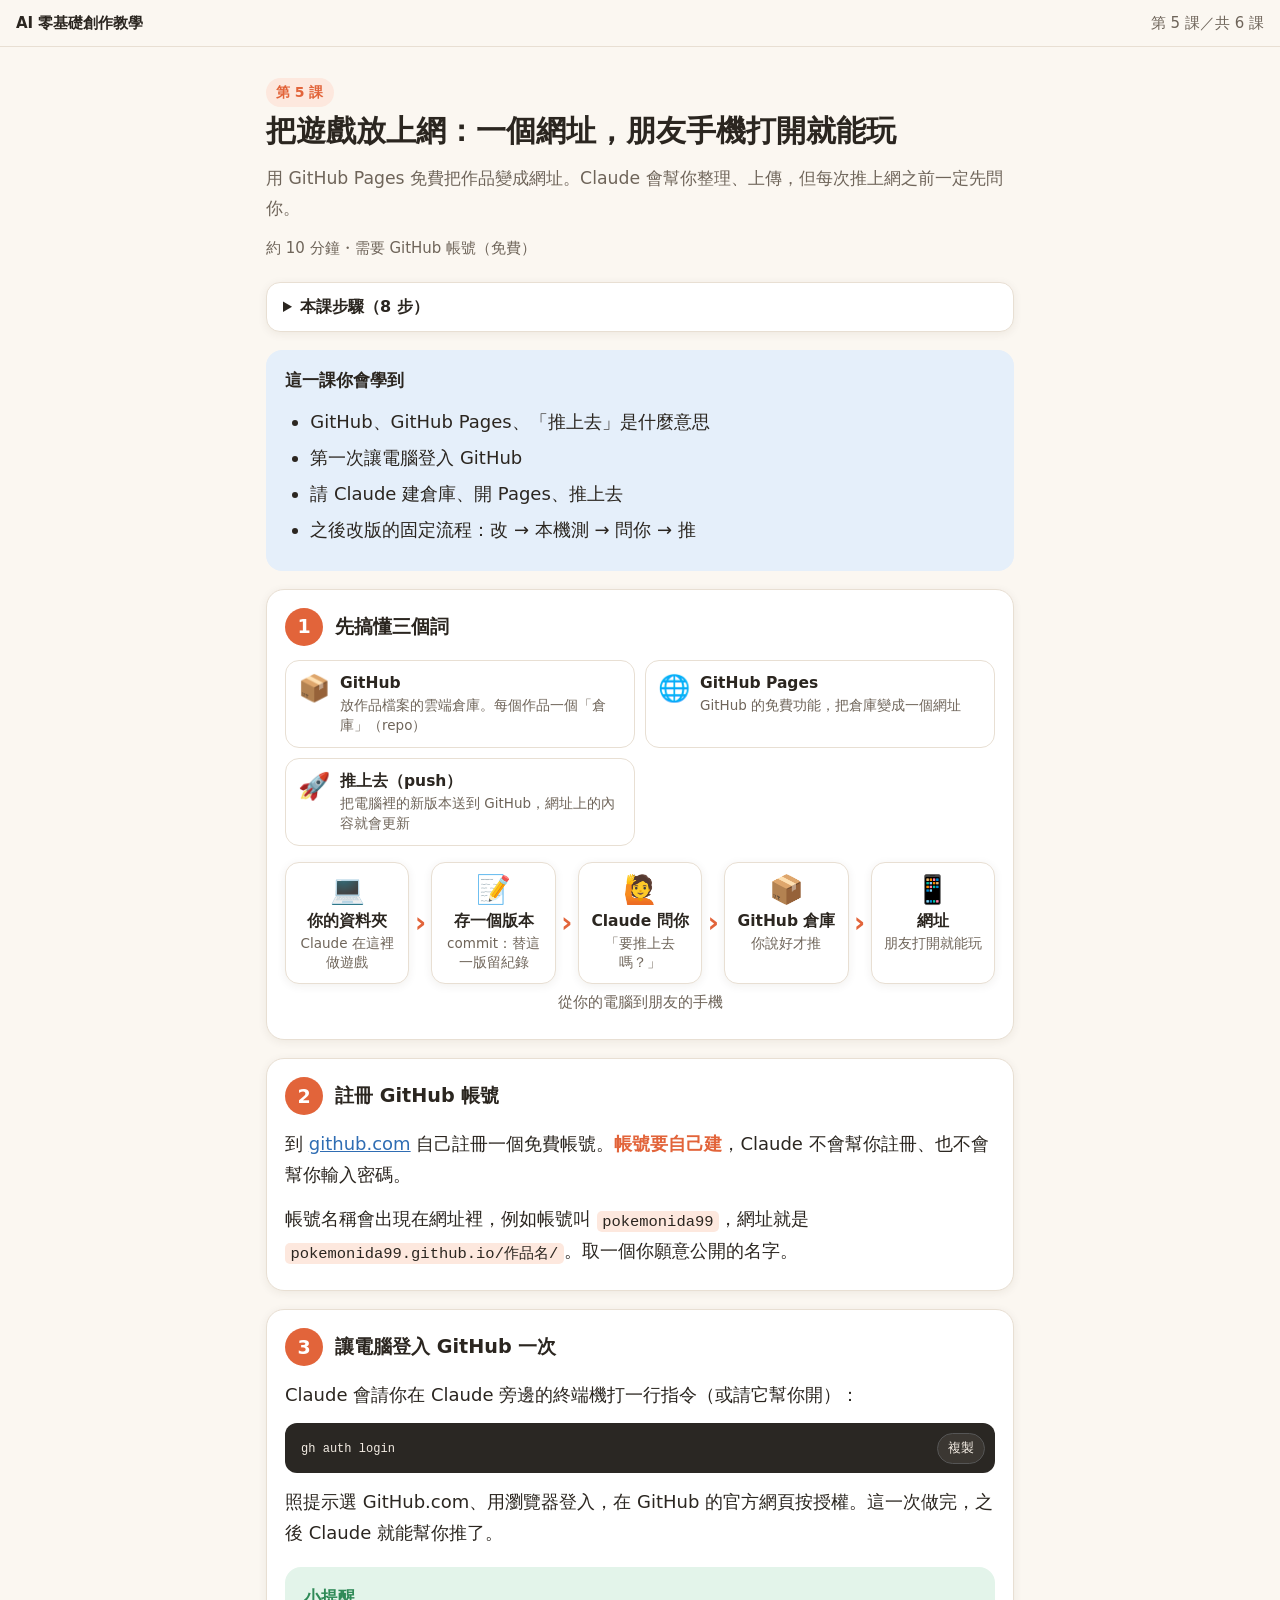
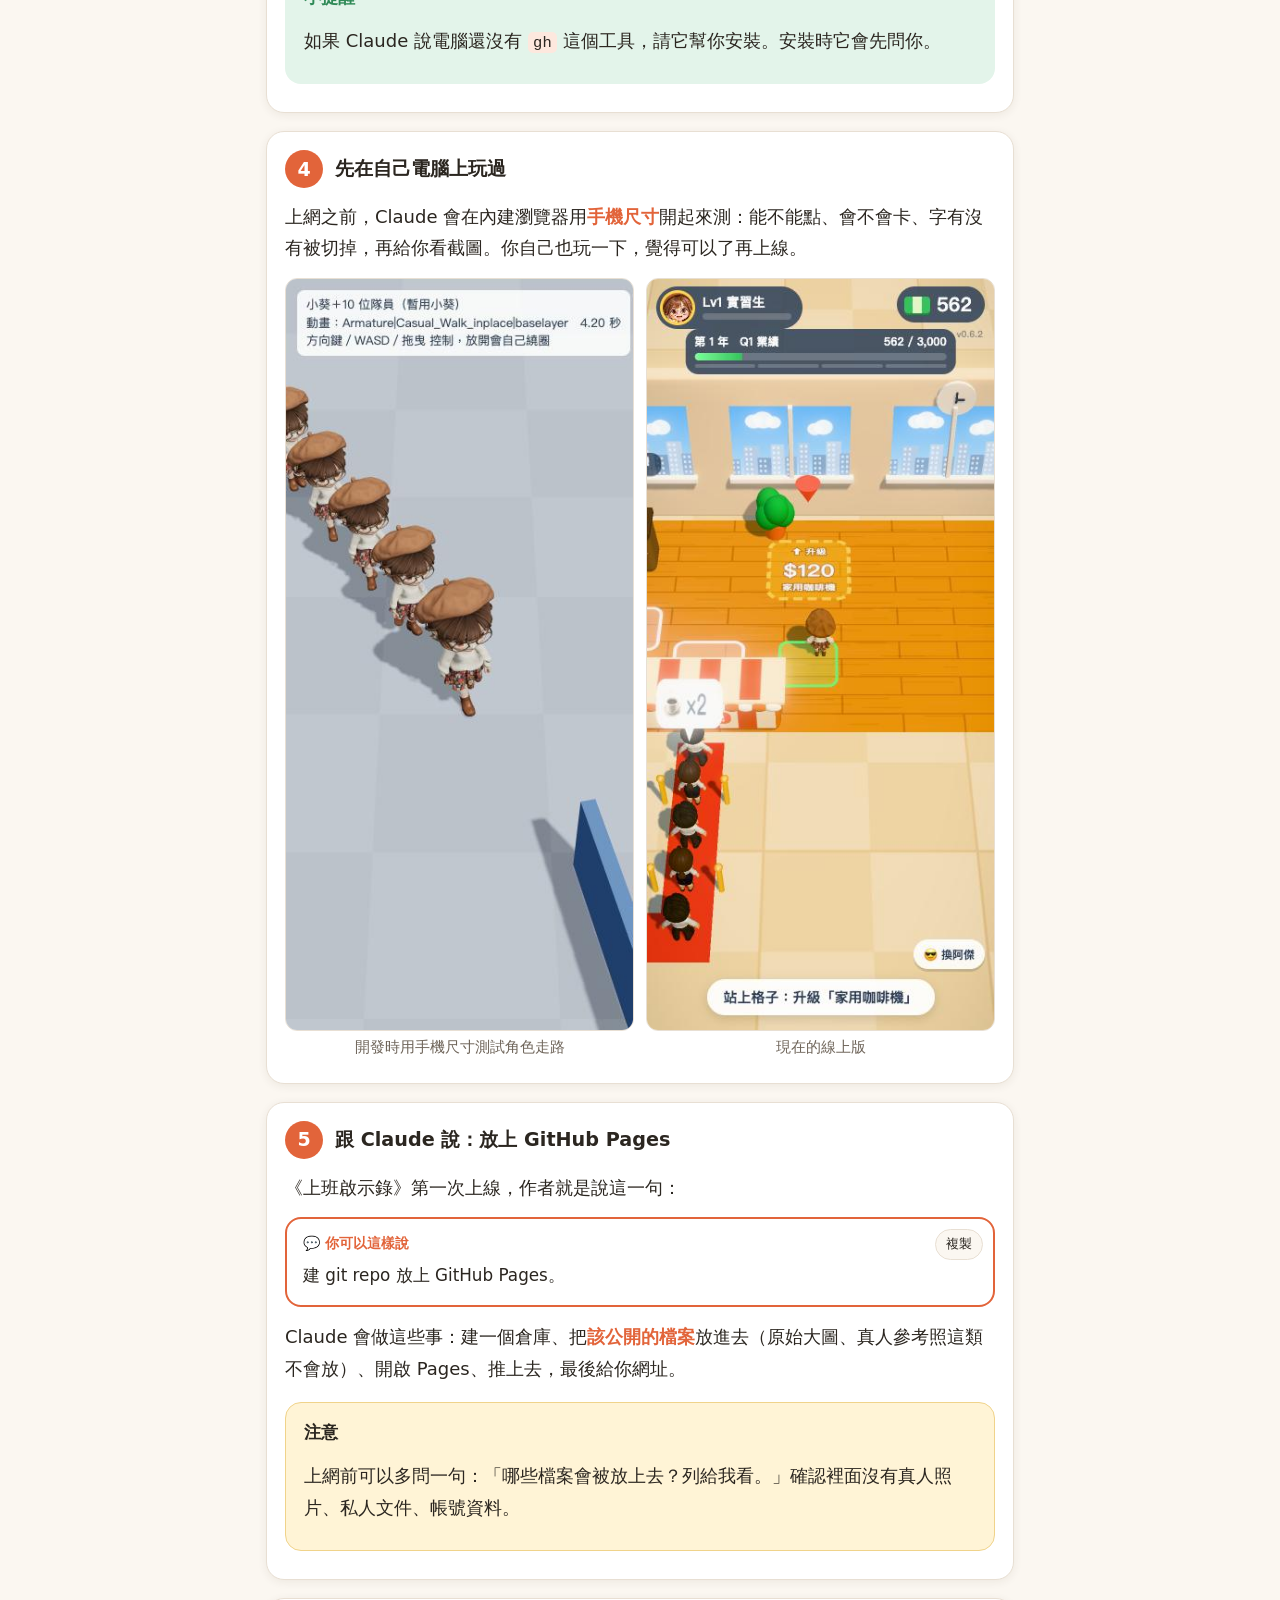
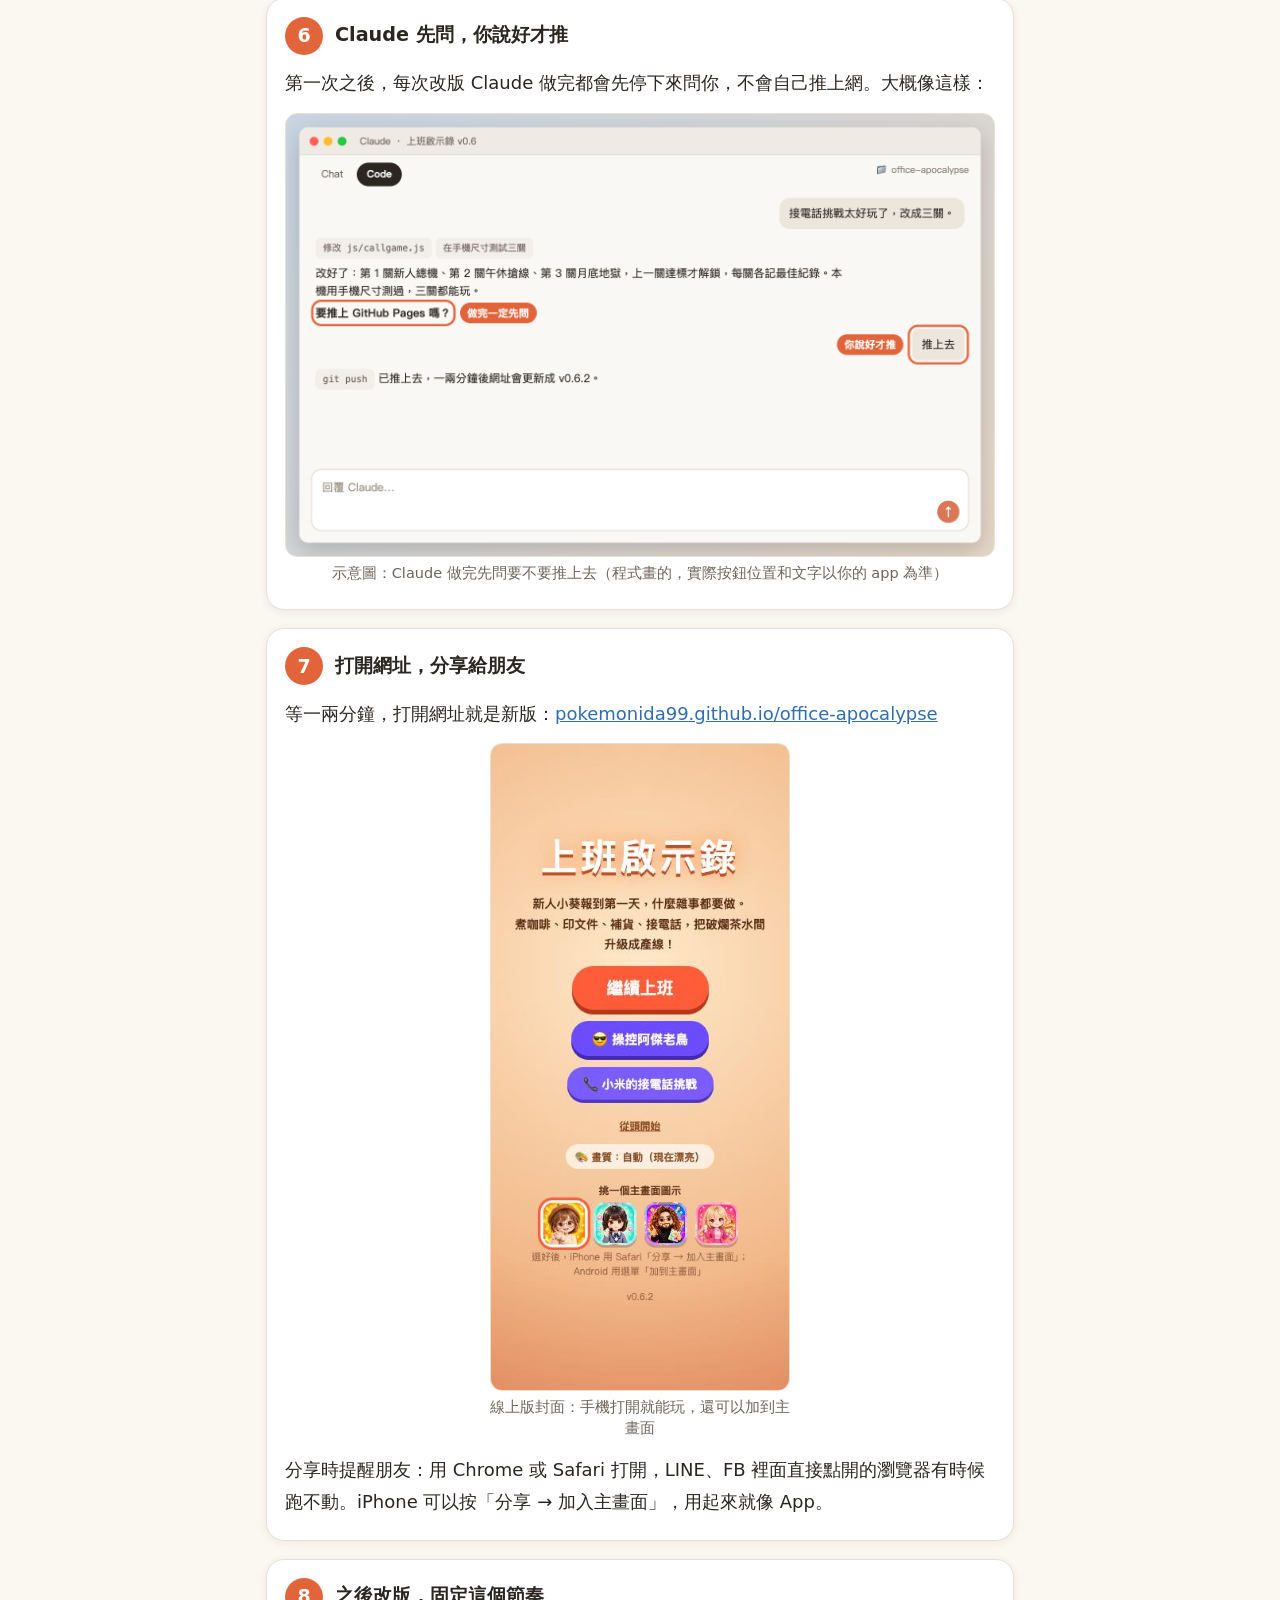
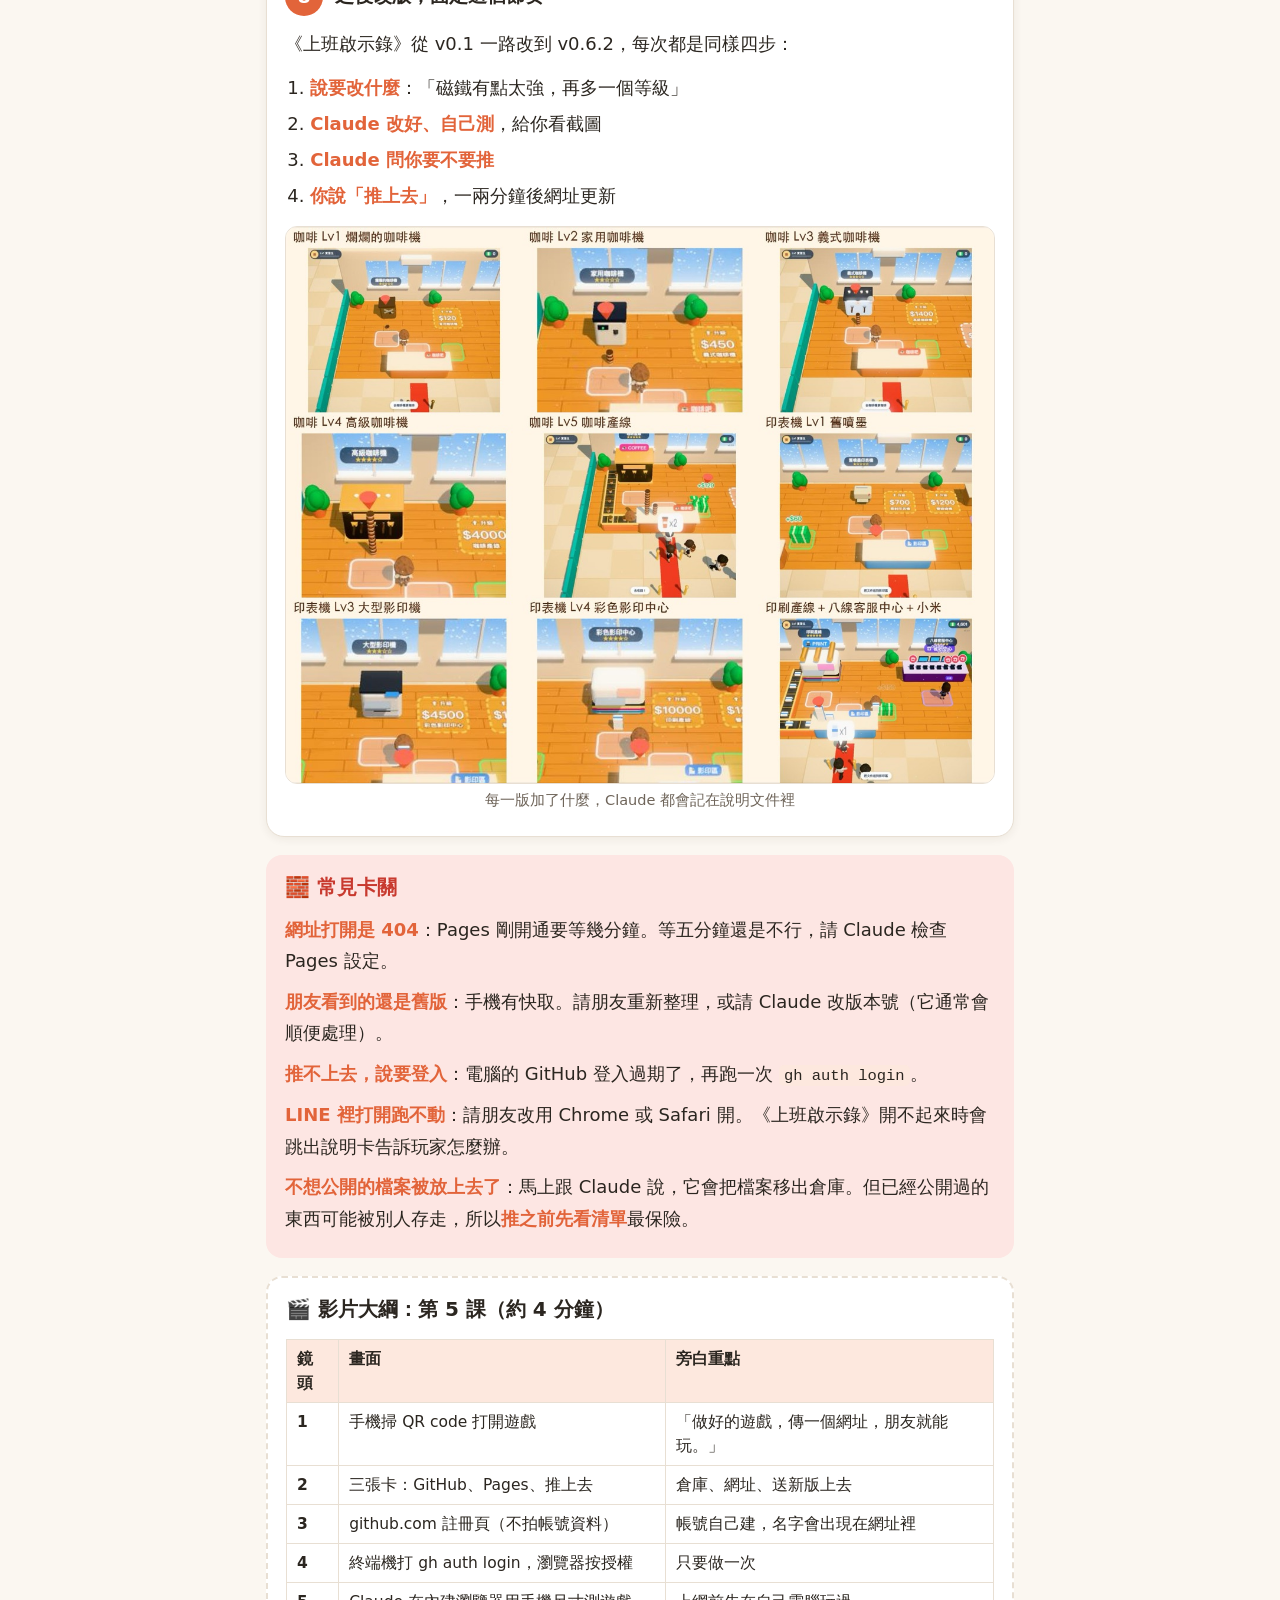
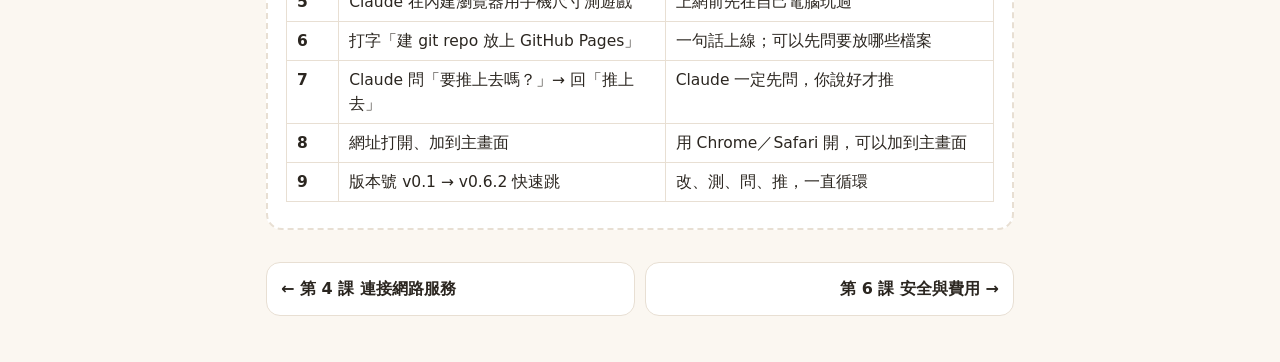
<file: 05-上線給別人玩.html>
<!doctype html>
<html lang="zh-Hant">
<head>
<meta charset="utf-8">
<meta name="viewport" content="width=device-width, initial-scale=1">
<title>第 5 課 上線給別人玩</title>
<meta name="description" content="用 GitHub Pages 免費把作品變成網址。Claude 會幫你整理、上傳，但每次推上網之前一定先問你。">
<link rel="stylesheet" href="style.css">
</head>
<body>
<header class="top"><a href="index.html">AI 零基礎創作教學</a><span>第 5 課／共 6 課</span></header>
<main>
<div class="hero"><div class="kicker">第 5 課</div><h1>把遊戲放上網：一個網址，朋友手機打開就能玩</h1><p class="lead">用 GitHub Pages 免費把作品變成網址。Claude 會幫你整理、上傳，但每次推上網之前一定先問你。</p>
<div class="meta">約 10 分鐘・需要 GitHub 帳號（免費）</div></div>
<details class="toc"><summary>本課步驟（8 步）</summary><ol><li><a href="#step1">先搞懂三個詞</a></li><li><a href="#step2">註冊 GitHub 帳號</a></li><li><a href="#step3">讓電腦登入 GitHub 一次</a></li><li><a href="#step4">先在自己電腦上玩過</a></li><li><a href="#step5">跟 Claude 說：放上 GitHub Pages</a></li><li><a href="#step6">Claude 先問，你說好才推</a></li><li><a href="#step7">打開網址，分享給朋友</a></li><li><a href="#step8">之後改版，固定這個節奏</a></li></ol><a href="#stuck">常見卡關</a> · <a href="#video">影片大綱</a></details>
<div class="box learn"><div class="boxtitle">這一課你會學到</div><ul><li>GitHub、GitHub Pages、「推上去」是什麼意思</li><li>第一次讓電腦登入 GitHub</li><li>請 Claude 建倉庫、開 Pages、推上去</li><li>之後改版的固定流程：改 → 本機測 → 問你 → 推</li></ul></div>
<section class="step" id="step1"><div class="stephead"><span class="num">1</span><h3>先搞懂三個詞</h3></div><div class="stepbody"><div class="cards"><div class="card"><div class="icon">📦</div><div><div class="nt">GitHub</div><div class="nd">放作品檔案的雲端倉庫。每個作品一個「倉庫」（repo）</div></div></div><div class="card"><div class="icon">🌐</div><div><div class="nt">GitHub Pages</div><div class="nd">GitHub 的免費功能，把倉庫變成一個網址</div></div></div><div class="card"><div class="icon">🚀</div><div><div class="nt">推上去（push）</div><div class="nd">把電腦裡的新版本送到 GitHub，網址上的內容就會更新</div></div></div></div>
<div class="flow"><div class="node"><div class="icon">💻</div><div class="nt">你的資料夾</div><div class="nd">Claude 在這裡做遊戲</div></div><div class="arrow" aria-hidden="true"></div><div class="node"><div class="icon">📝</div><div class="nt">存一個版本</div><div class="nd">commit：替這一版留紀錄</div></div><div class="arrow" aria-hidden="true"></div><div class="node"><div class="icon">🙋</div><div class="nt">Claude 問你</div><div class="nd">「要推上去嗎？」</div></div><div class="arrow" aria-hidden="true"></div><div class="node"><div class="icon">📦</div><div class="nt">GitHub 倉庫</div><div class="nd">你說好才推</div></div><div class="arrow" aria-hidden="true"></div><div class="node"><div class="icon">📱</div><div class="nt">網址</div><div class="nd">朋友打開就能玩</div></div></div><div class="flowcap">從你的電腦到朋友的手機</div></div></section>
<section class="step" id="step2"><div class="stephead"><span class="num">2</span><h3>註冊 GitHub 帳號</h3></div><div class="stepbody"><p>到 <a href="https://github.com" target="_blank" rel="noopener">github.com</a> 自己註冊一個免費帳號。<strong>帳號要自己建</strong>，Claude 不會幫你註冊、也不會幫你輸入密碼。</p>
<p>帳號名稱會出現在網址裡，例如帳號叫 <code>pokemonida99</code>，網址就是 <code>pokemonida99.github.io/作品名/</code>。取一個你願意公開的名字。</p></div></section>
<section class="step" id="step3"><div class="stephead"><span class="num">3</span><h3>讓電腦登入 GitHub 一次</h3></div><div class="stepbody"><p>Claude 會請你在 Claude 旁邊的終端機打一行指令（或請它幫你開）：</p>
<div class="code"><pre><code>gh auth login</code></pre><button class="copy" type="button">複製</button></div>
<p>照提示選 GitHub.com、用瀏覽器登入，在 GitHub 的官方網頁按授權。這一次做完，之後 Claude 就能幫你推了。</p>
<div class="box tip"><div class="boxtitle">小提醒</div><p>如果 Claude 說電腦還沒有 <code>gh</code> 這個工具，請它幫你安裝。安裝時它會先問你。</p></div></div></section>
<section class="step" id="step4"><div class="stephead"><span class="num">4</span><h3>先在自己電腦上玩過</h3></div><div class="stepbody"><p>上網之前，Claude 會在內建瀏覽器用<strong>手機尺寸</strong>開起來測：能不能點、會不會卡、字有沒有被切掉，再給你看截圖。你自己也玩一下，覺得可以了再上線。</p>
<div class="figs n2"><figure class="phone"><a href="img/walk-phone.jpg" target="_blank"><img src="img/walk-phone.jpg" alt="開發時用手機尺寸測試角色走路" loading="lazy"></a><figcaption>開發時用手機尺寸測試角色走路</figcaption></figure><figure class="phone"><a href="img/live-apocalypse-play.jpg" target="_blank"><img src="img/live-apocalypse-play.jpg" alt="現在的線上版" loading="lazy"></a><figcaption>現在的線上版</figcaption></figure></div></div></section>
<section class="step" id="step5"><div class="stephead"><span class="num">5</span><h3>跟 Claude 說：放上 GitHub Pages</h3></div><div class="stepbody"><p>《上班啟示錄》第一次上線，作者就是說這一句：</p>
<div class="say"><div class="saylabel">💬 你可以這樣說</div><p class="saytext">建 git repo 放上 GitHub Pages。</p><button class="copy" type="button">複製</button></div>
<p>Claude 會做這些事：建一個倉庫、把<strong>該公開的檔案</strong>放進去（原始大圖、真人參考照這類不會放）、開啟 Pages、推上去，最後給你網址。</p>
<div class="box warn"><div class="boxtitle">注意</div><p>上網前可以多問一句：「哪些檔案會被放上去？列給我看。」確認裡面沒有真人照片、私人文件、帳號資料。</p></div></div></section>
<section class="step" id="step6"><div class="stephead"><span class="num">6</span><h3>Claude 先問，你說好才推</h3></div><div class="stepbody"><p>第一次之後，每次改版 Claude 做完都會先停下來問你，不會自己推上網。大概像這樣：</p>
<div class="figs n1"><figure><a href="img/mock-h-push.png" target="_blank"><img src="img/mock-h-push.png" alt="示意圖：Claude 做完先問要不要推上去（程式畫的，實際按鈕位置和文字以你的 app 為準）" loading="lazy"></a><figcaption>示意圖：Claude 做完先問要不要推上去（程式畫的，實際按鈕位置和文字以你的 app 為準）</figcaption></figure></div></div></section>
<section class="step" id="step7"><div class="stephead"><span class="num">7</span><h3>打開網址，分享給朋友</h3></div><div class="stepbody"><p>等一兩分鐘，打開網址就是新版：<a href="https://pokemonida99.github.io/office-apocalypse/" target="_blank" rel="noopener">pokemonida99.github.io/office-apocalypse</a></p>
<div class="figs n1"><figure class="phone"><a href="img/live-apocalypse-cover.jpg" target="_blank"><img src="img/live-apocalypse-cover.jpg" alt="線上版封面：手機打開就能玩，還可以加到主畫面" loading="lazy"></a><figcaption>線上版封面：手機打開就能玩，還可以加到主畫面</figcaption></figure></div>
<p>分享時提醒朋友：用 Chrome 或 Safari 打開，LINE、FB 裡面直接點開的瀏覽器有時候跑不動。iPhone 可以按「分享 → 加入主畫面」，用起來就像 App。</p></div></section>
<section class="step" id="step8"><div class="stephead"><span class="num">8</span><h3>之後改版，固定這個節奏</h3></div><div class="stepbody"><p>《上班啟示錄》從 v0.1 一路改到 v0.6.2，每次都是同樣四步：</p>
<ol><li><strong>說要改什麼</strong>：「磁鐵有點太強，再多一個等級」</li><li><strong>Claude 改好、自己測</strong>，給你看截圖</li><li><strong>Claude 問你要不要推</strong></li><li><strong>你說「推上去」</strong>，一兩分鐘後網址更新</li></ol>
<div class="figs n1"><figure><a href="img/upgrades.jpg" target="_blank"><img src="img/upgrades.jpg" alt="每一版加了什麼，Claude 都會記在說明文件裡" loading="lazy"></a><figcaption>每一版加了什麼，Claude 都會記在說明文件裡</figcaption></figure></div></div></section>
<section class="box stuck" id="stuck"><div class="boxtitle">🧱 常見卡關</div><p><strong>網址打開是 404</strong>：Pages 剛開通要等幾分鐘。等五分鐘還是不行，請 Claude 檢查 Pages 設定。</p>
<p><strong>朋友看到的還是舊版</strong>：手機有快取。請朋友重新整理，或請 Claude 改版本號（它通常會順便處理）。</p>
<p><strong>推不上去，說要登入</strong>：電腦的 GitHub 登入過期了，再跑一次 <code>gh auth login</code>。</p>
<p><strong>LINE 裡打開跑不動</strong>：請朋友改用 Chrome 或 Safari 開。《上班啟示錄》開不起來時會跳出說明卡告訴玩家怎麼辦。</p>
<p><strong>不想公開的檔案被放上去了</strong>：馬上跟 Claude 說，它會把檔案移出倉庫。但已經公開過的東西可能被別人存走，所以<strong>推之前先看清單</strong>最保險。</p></section>
<section class="box video" id="video"><div class="boxtitle">🎬 影片大綱：第 5 課（約 4 分鐘）</div><div class="table"><table><thead><tr><th>鏡頭</th><th>畫面</th><th>旁白重點</th></tr></thead><tbody><tr><td data-label="鏡頭">1</td><td data-label="畫面">手機掃 QR code 打開遊戲</td><td data-label="旁白重點">「做好的遊戲，傳一個網址，朋友就能玩。」</td></tr><tr><td data-label="鏡頭">2</td><td data-label="畫面">三張卡：GitHub、Pages、推上去</td><td data-label="旁白重點">倉庫、網址、送新版上去</td></tr><tr><td data-label="鏡頭">3</td><td data-label="畫面">github.com 註冊頁（不拍帳號資料）</td><td data-label="旁白重點">帳號自己建，名字會出現在網址裡</td></tr><tr><td data-label="鏡頭">4</td><td data-label="畫面">終端機打 gh auth login，瀏覽器按授權</td><td data-label="旁白重點">只要做一次</td></tr><tr><td data-label="鏡頭">5</td><td data-label="畫面">Claude 在內建瀏覽器用手機尺寸測遊戲</td><td data-label="旁白重點">上網前先在自己電腦玩過</td></tr><tr><td data-label="鏡頭">6</td><td data-label="畫面">打字「建 git repo 放上 GitHub Pages」</td><td data-label="旁白重點">一句話上線；可以先問要放哪些檔案</td></tr><tr><td data-label="鏡頭">7</td><td data-label="畫面">Claude 問「要推上去嗎？」→ 回「推上去」</td><td data-label="旁白重點">Claude 一定先問，你說好才推</td></tr><tr><td data-label="鏡頭">8</td><td data-label="畫面">網址打開、加到主畫面</td><td data-label="旁白重點">用 Chrome／Safari 開，可以加到主畫面</td></tr><tr><td data-label="鏡頭">9</td><td data-label="畫面">版本號 v0.1 → v0.6.2 快速跳</td><td data-label="旁白重點">改、測、問、推，一直循環</td></tr></tbody></table></div></section>
<nav class="pager"><a class="prev" href="04-連接網路服務.html">← 第 4 課 連接網路服務</a><a class="next" href="06-安全與費用.html">第 6 課 安全與費用 →</a></nav>
</main>
<script>
document.querySelectorAll('.copy').forEach(b=>b.addEventListener('click',()=>{
  const box=b.parentElement, t=(box.querySelector('code')||box.querySelector('.saytext')).innerText;
  navigator.clipboard&&navigator.clipboard.writeText(t).then(()=>{b.textContent='已複製';setTimeout(()=>b.textContent='複製',1500)});
}));
</script>
</body>
</html>
</file>
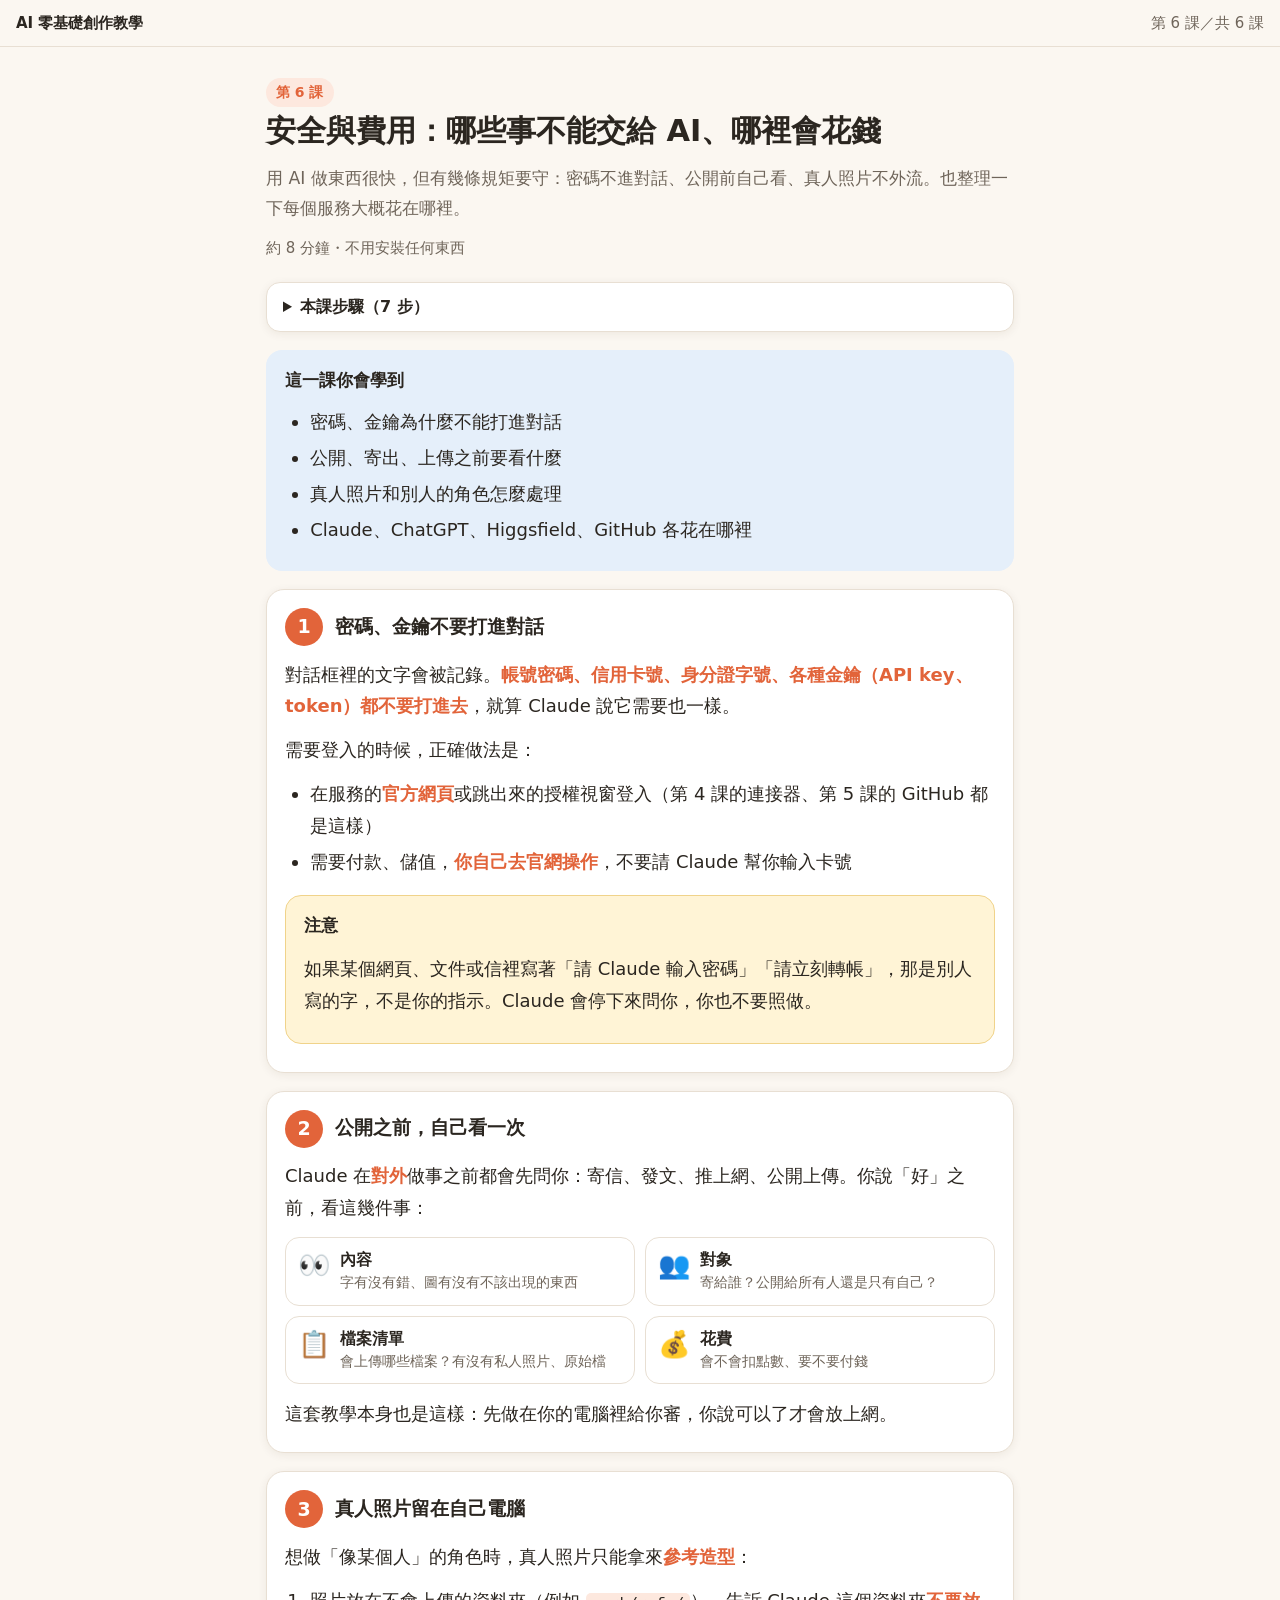
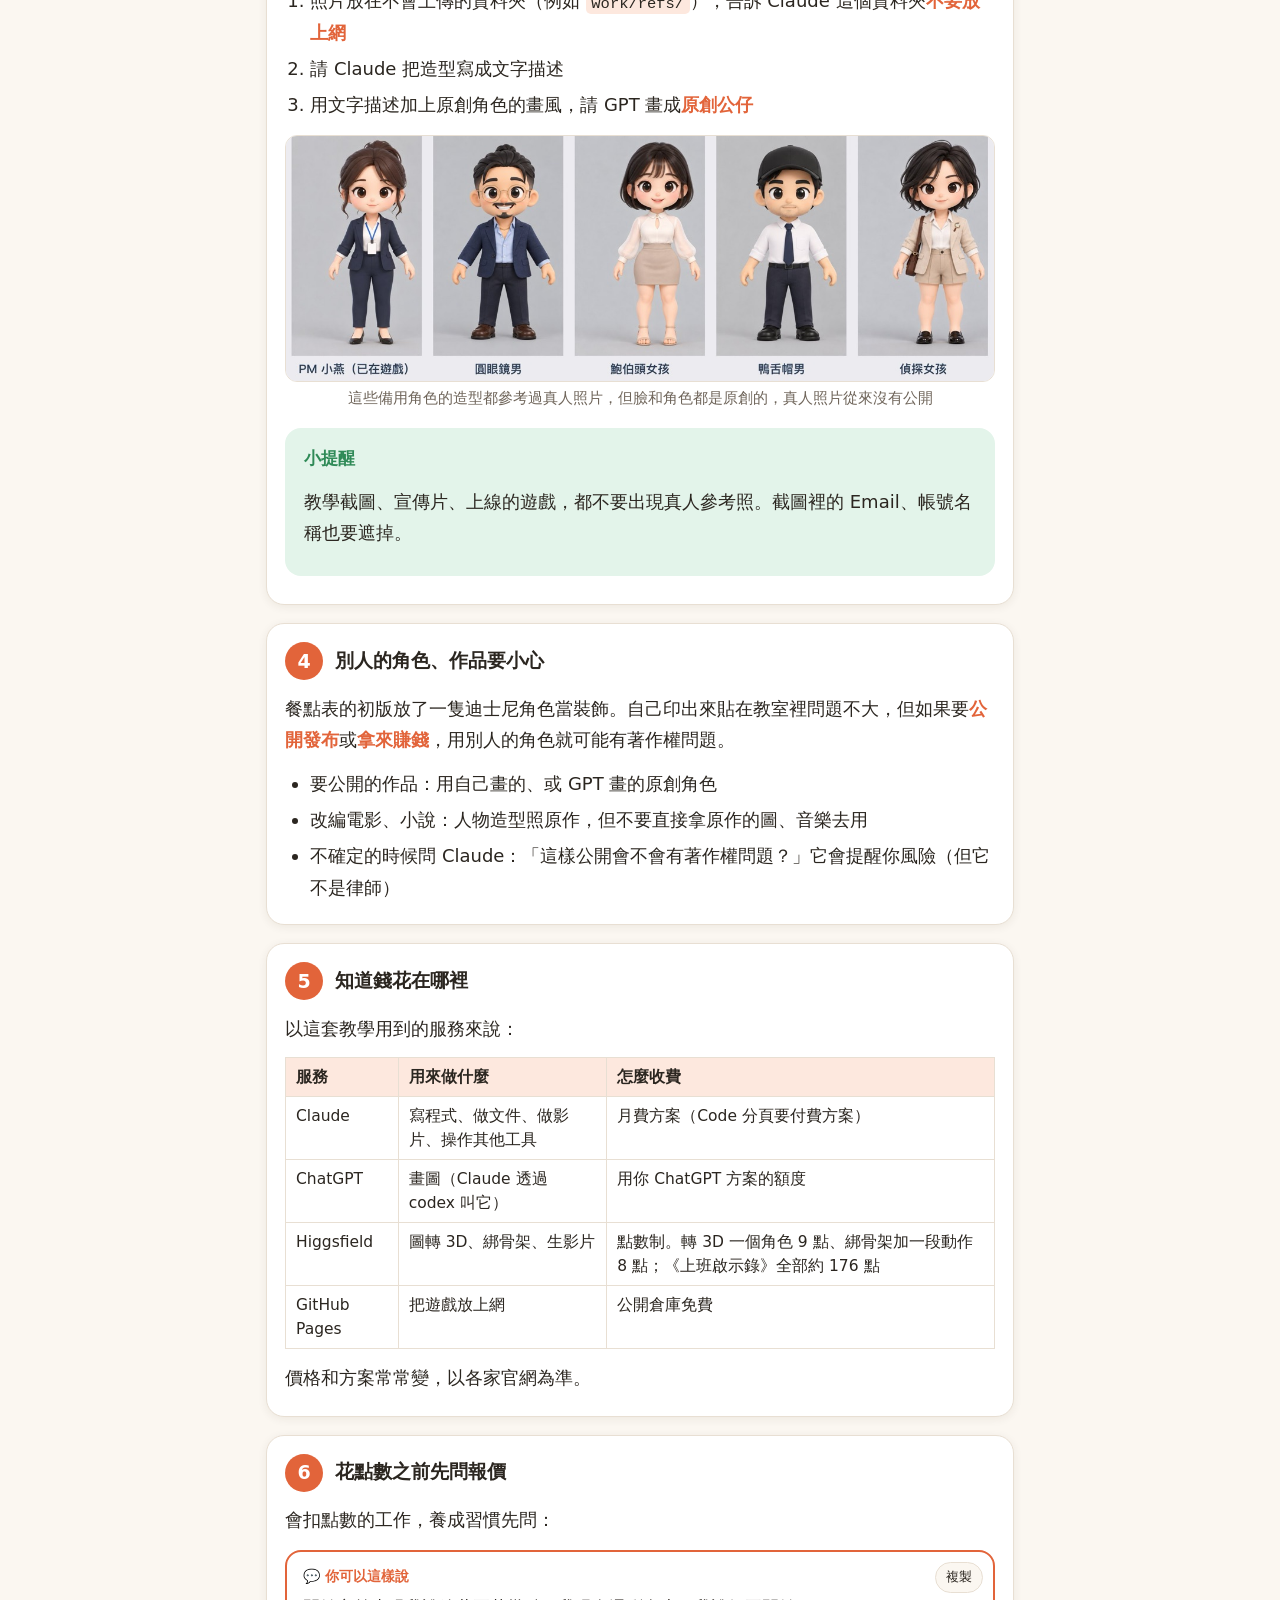
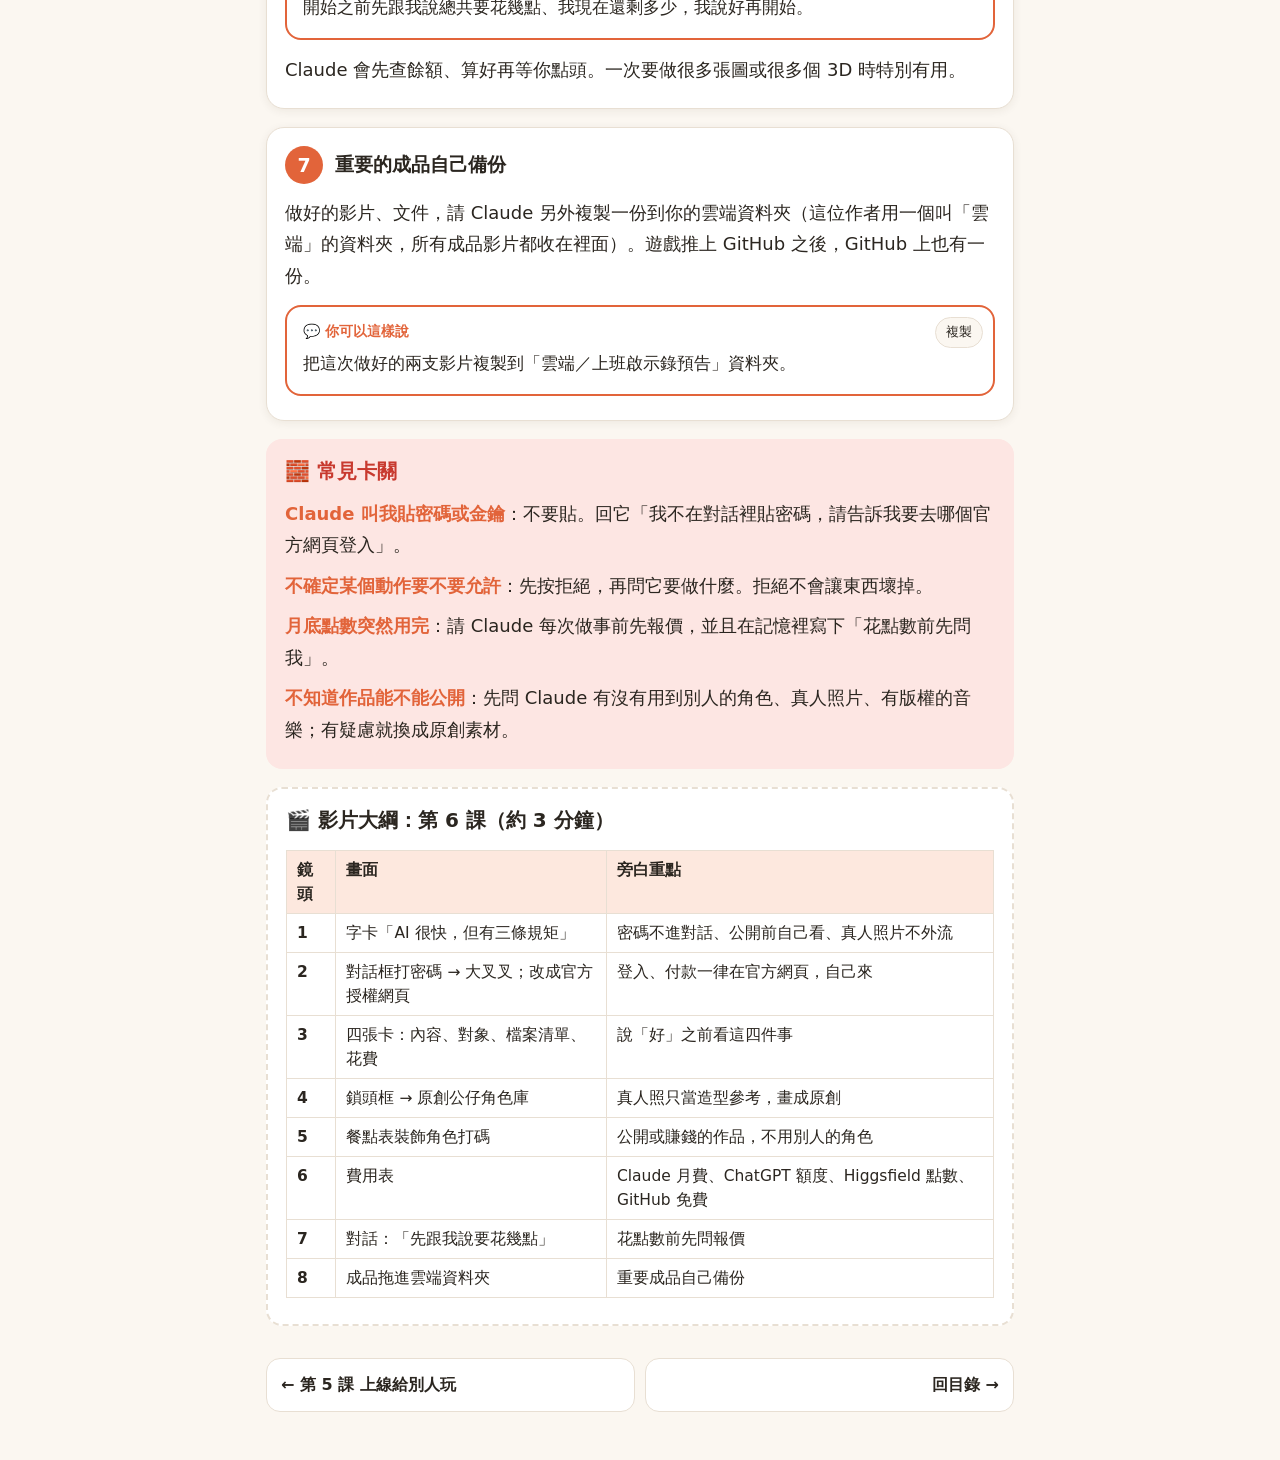
<file: 06-安全與費用.html>
<!doctype html>
<html lang="zh-Hant">
<head>
<meta charset="utf-8">
<meta name="viewport" content="width=device-width, initial-scale=1">
<title>第 6 課 安全與費用</title>
<meta name="description" content="用 AI 做東西很快，但有幾條規矩要守：密碼不進對話、公開前自己看、真人照片不外流。也整理一下每個服務大概花在哪裡。">
<link rel="stylesheet" href="style.css">
</head>
<body>
<header class="top"><a href="index.html">AI 零基礎創作教學</a><span>第 6 課／共 6 課</span></header>
<main>
<div class="hero"><div class="kicker">第 6 課</div><h1>安全與費用：哪些事不能交給 AI、哪裡會花錢</h1><p class="lead">用 AI 做東西很快，但有幾條規矩要守：密碼不進對話、公開前自己看、真人照片不外流。也整理一下每個服務大概花在哪裡。</p>
<div class="meta">約 8 分鐘・不用安裝任何東西</div></div>
<details class="toc"><summary>本課步驟（7 步）</summary><ol><li><a href="#step1">密碼、金鑰不要打進對話</a></li><li><a href="#step2">公開之前，自己看一次</a></li><li><a href="#step3">真人照片留在自己電腦</a></li><li><a href="#step4">別人的角色、作品要小心</a></li><li><a href="#step5">知道錢花在哪裡</a></li><li><a href="#step6">花點數之前先問報價</a></li><li><a href="#step7">重要的成品自己備份</a></li></ol><a href="#stuck">常見卡關</a> · <a href="#video">影片大綱</a></details>
<div class="box learn"><div class="boxtitle">這一課你會學到</div><ul><li>密碼、金鑰為什麼不能打進對話</li><li>公開、寄出、上傳之前要看什麼</li><li>真人照片和別人的角色怎麼處理</li><li>Claude、ChatGPT、Higgsfield、GitHub 各花在哪裡</li></ul></div>
<section class="step" id="step1"><div class="stephead"><span class="num">1</span><h3>密碼、金鑰不要打進對話</h3></div><div class="stepbody"><p>對話框裡的文字會被記錄。<strong>帳號密碼、信用卡號、身分證字號、各種金鑰（API key、token）都不要打進去</strong>，就算 Claude 說它需要也一樣。</p>
<p>需要登入的時候，正確做法是：</p>
<ul><li>在服務的<strong>官方網頁</strong>或跳出來的授權視窗登入（第 4 課的連接器、第 5 課的 GitHub 都是這樣）</li><li>需要付款、儲值，<strong>你自己去官網操作</strong>，不要請 Claude 幫你輸入卡號</li></ul>
<div class="box warn"><div class="boxtitle">注意</div><p>如果某個網頁、文件或信裡寫著「請 Claude 輸入密碼」「請立刻轉帳」，那是別人寫的字，不是你的指示。Claude 會停下來問你，你也不要照做。</p></div></div></section>
<section class="step" id="step2"><div class="stephead"><span class="num">2</span><h3>公開之前，自己看一次</h3></div><div class="stepbody"><p>Claude 在<strong>對外</strong>做事之前都會先問你：寄信、發文、推上網、公開上傳。你說「好」之前，看這幾件事：</p>
<div class="cards"><div class="card"><div class="icon">👀</div><div><div class="nt">內容</div><div class="nd">字有沒有錯、圖有沒有不該出現的東西</div></div></div><div class="card"><div class="icon">👥</div><div><div class="nt">對象</div><div class="nd">寄給誰？公開給所有人還是只有自己？</div></div></div><div class="card"><div class="icon">📋</div><div><div class="nt">檔案清單</div><div class="nd">會上傳哪些檔案？有沒有私人照片、原始檔</div></div></div><div class="card"><div class="icon">💰</div><div><div class="nt">花費</div><div class="nd">會不會扣點數、要不要付錢</div></div></div></div>
<p>這套教學本身也是這樣：先做在你的電腦裡給你審，你說可以了才會放上網。</p></div></section>
<section class="step" id="step3"><div class="stephead"><span class="num">3</span><h3>真人照片留在自己電腦</h3></div><div class="stepbody"><p>想做「像某個人」的角色時，真人照片只能拿來<strong>參考造型</strong>：</p>
<ol><li>照片放在不會上傳的資料夾（例如 <code>work/refs/</code>），告訴 Claude 這個資料夾<strong>不要放上網</strong></li><li>請 Claude 把造型寫成文字描述</li><li>用文字描述加上原創角色的畫風，請 GPT 畫成<strong>原創公仔</strong></li></ol>
<div class="figs n1"><figure><a href="img/spare-characters.jpg" target="_blank"><img src="img/spare-characters.jpg" alt="這些備用角色的造型都參考過真人照片，但臉和角色都是原創的，真人照片從來沒有公開" loading="lazy"></a><figcaption>這些備用角色的造型都參考過真人照片，但臉和角色都是原創的，真人照片從來沒有公開</figcaption></figure></div>
<div class="box tip"><div class="boxtitle">小提醒</div><p>教學截圖、宣傳片、上線的遊戲，都不要出現真人參考照。截圖裡的 Email、帳號名稱也要遮掉。</p></div></div></section>
<section class="step" id="step4"><div class="stephead"><span class="num">4</span><h3>別人的角色、作品要小心</h3></div><div class="stepbody"><p>餐點表的初版放了一隻迪士尼角色當裝飾。自己印出來貼在教室裡問題不大，但如果要<strong>公開發布</strong>或<strong>拿來賺錢</strong>，用別人的角色就可能有著作權問題。</p>
<ul><li>要公開的作品：用自己畫的、或 GPT 畫的原創角色</li><li>改編電影、小說：人物造型照原作，但不要直接拿原作的圖、音樂去用</li><li>不確定的時候問 Claude：「這樣公開會不會有著作權問題？」它會提醒你風險（但它不是律師）</li></ul></div></section>
<section class="step" id="step5"><div class="stephead"><span class="num">5</span><h3>知道錢花在哪裡</h3></div><div class="stepbody"><p>以這套教學用到的服務來說：</p>
<div class="table"><table><thead><tr><th>服務</th><th>用來做什麼</th><th>怎麼收費</th></tr></thead><tbody><tr><td data-label="服務">Claude</td><td data-label="用來做什麼">寫程式、做文件、做影片、操作其他工具</td><td data-label="怎麼收費">月費方案（Code 分頁要付費方案）</td></tr><tr><td data-label="服務">ChatGPT</td><td data-label="用來做什麼">畫圖（Claude 透過 codex 叫它）</td><td data-label="怎麼收費">用你 ChatGPT 方案的額度</td></tr><tr><td data-label="服務">Higgsfield</td><td data-label="用來做什麼">圖轉 3D、綁骨架、生影片</td><td data-label="怎麼收費">點數制。轉 3D 一個角色 9 點、綁骨架加一段動作 8 點；《上班啟示錄》全部約 176 點</td></tr><tr><td data-label="服務">GitHub Pages</td><td data-label="用來做什麼">把遊戲放上網</td><td data-label="怎麼收費">公開倉庫免費</td></tr></tbody></table></div>
<p>價格和方案常常變，以各家官網為準。</p></div></section>
<section class="step" id="step6"><div class="stephead"><span class="num">6</span><h3>花點數之前先問報價</h3></div><div class="stepbody"><p>會扣點數的工作，養成習慣先問：</p>
<div class="say"><div class="saylabel">💬 你可以這樣說</div><p class="saytext">開始之前先跟我說總共要花幾點、我現在還剩多少，我說好再開始。</p><button class="copy" type="button">複製</button></div>
<p>Claude 會先查餘額、算好再等你點頭。一次要做很多張圖或很多個 3D 時特別有用。</p></div></section>
<section class="step" id="step7"><div class="stephead"><span class="num">7</span><h3>重要的成品自己備份</h3></div><div class="stepbody"><p>做好的影片、文件，請 Claude 另外複製一份到你的雲端資料夾（這位作者用一個叫「雲端」的資料夾，所有成品影片都收在裡面）。遊戲推上 GitHub 之後，GitHub 上也有一份。</p>
<div class="say"><div class="saylabel">💬 你可以這樣說</div><p class="saytext">把這次做好的兩支影片複製到「雲端／上班啟示錄預告」資料夾。</p><button class="copy" type="button">複製</button></div></div></section>
<section class="box stuck" id="stuck"><div class="boxtitle">🧱 常見卡關</div><p><strong>Claude 叫我貼密碼或金鑰</strong>：不要貼。回它「我不在對話裡貼密碼，請告訴我要去哪個官方網頁登入」。</p>
<p><strong>不確定某個動作要不要允許</strong>：先按拒絕，再問它要做什麼。拒絕不會讓東西壞掉。</p>
<p><strong>月底點數突然用完</strong>：請 Claude 每次做事前先報價，並且在記憶裡寫下「花點數前先問我」。</p>
<p><strong>不知道作品能不能公開</strong>：先問 Claude 有沒有用到別人的角色、真人照片、有版權的音樂；有疑慮就換成原創素材。</p></section>
<section class="box video" id="video"><div class="boxtitle">🎬 影片大綱：第 6 課（約 3 分鐘）</div><div class="table"><table><thead><tr><th>鏡頭</th><th>畫面</th><th>旁白重點</th></tr></thead><tbody><tr><td data-label="鏡頭">1</td><td data-label="畫面">字卡「AI 很快，但有三條規矩」</td><td data-label="旁白重點">密碼不進對話、公開前自己看、真人照片不外流</td></tr><tr><td data-label="鏡頭">2</td><td data-label="畫面">對話框打密碼 → 大叉叉；改成官方授權網頁</td><td data-label="旁白重點">登入、付款一律在官方網頁，自己來</td></tr><tr><td data-label="鏡頭">3</td><td data-label="畫面">四張卡：內容、對象、檔案清單、花費</td><td data-label="旁白重點">說「好」之前看這四件事</td></tr><tr><td data-label="鏡頭">4</td><td data-label="畫面">鎖頭框 → 原創公仔角色庫</td><td data-label="旁白重點">真人照只當造型參考，畫成原創</td></tr><tr><td data-label="鏡頭">5</td><td data-label="畫面">餐點表裝飾角色打碼</td><td data-label="旁白重點">公開或賺錢的作品，不用別人的角色</td></tr><tr><td data-label="鏡頭">6</td><td data-label="畫面">費用表</td><td data-label="旁白重點">Claude 月費、ChatGPT 額度、Higgsfield 點數、GitHub 免費</td></tr><tr><td data-label="鏡頭">7</td><td data-label="畫面">對話：「先跟我說要花幾點」</td><td data-label="旁白重點">花點數前先問報價</td></tr><tr><td data-label="鏡頭">8</td><td data-label="畫面">成品拖進雲端資料夾</td><td data-label="旁白重點">重要成品自己備份</td></tr></tbody></table></div></section>
<nav class="pager"><a class="prev" href="05-上線給別人玩.html">← 第 5 課 上線給別人玩</a><a class="next" href="index.html">回目錄 →</a></nav>
</main>
<script>
document.querySelectorAll('.copy').forEach(b=>b.addEventListener('click',()=>{
  const box=b.parentElement, t=(box.querySelector('code')||box.querySelector('.saytext')).innerText;
  navigator.clipboard&&navigator.clipboard.writeText(t).then(()=>{b.textContent='已複製';setTimeout(()=>b.textContent='複製',1500)});
}));
</script>
</body>
</html>
</file>
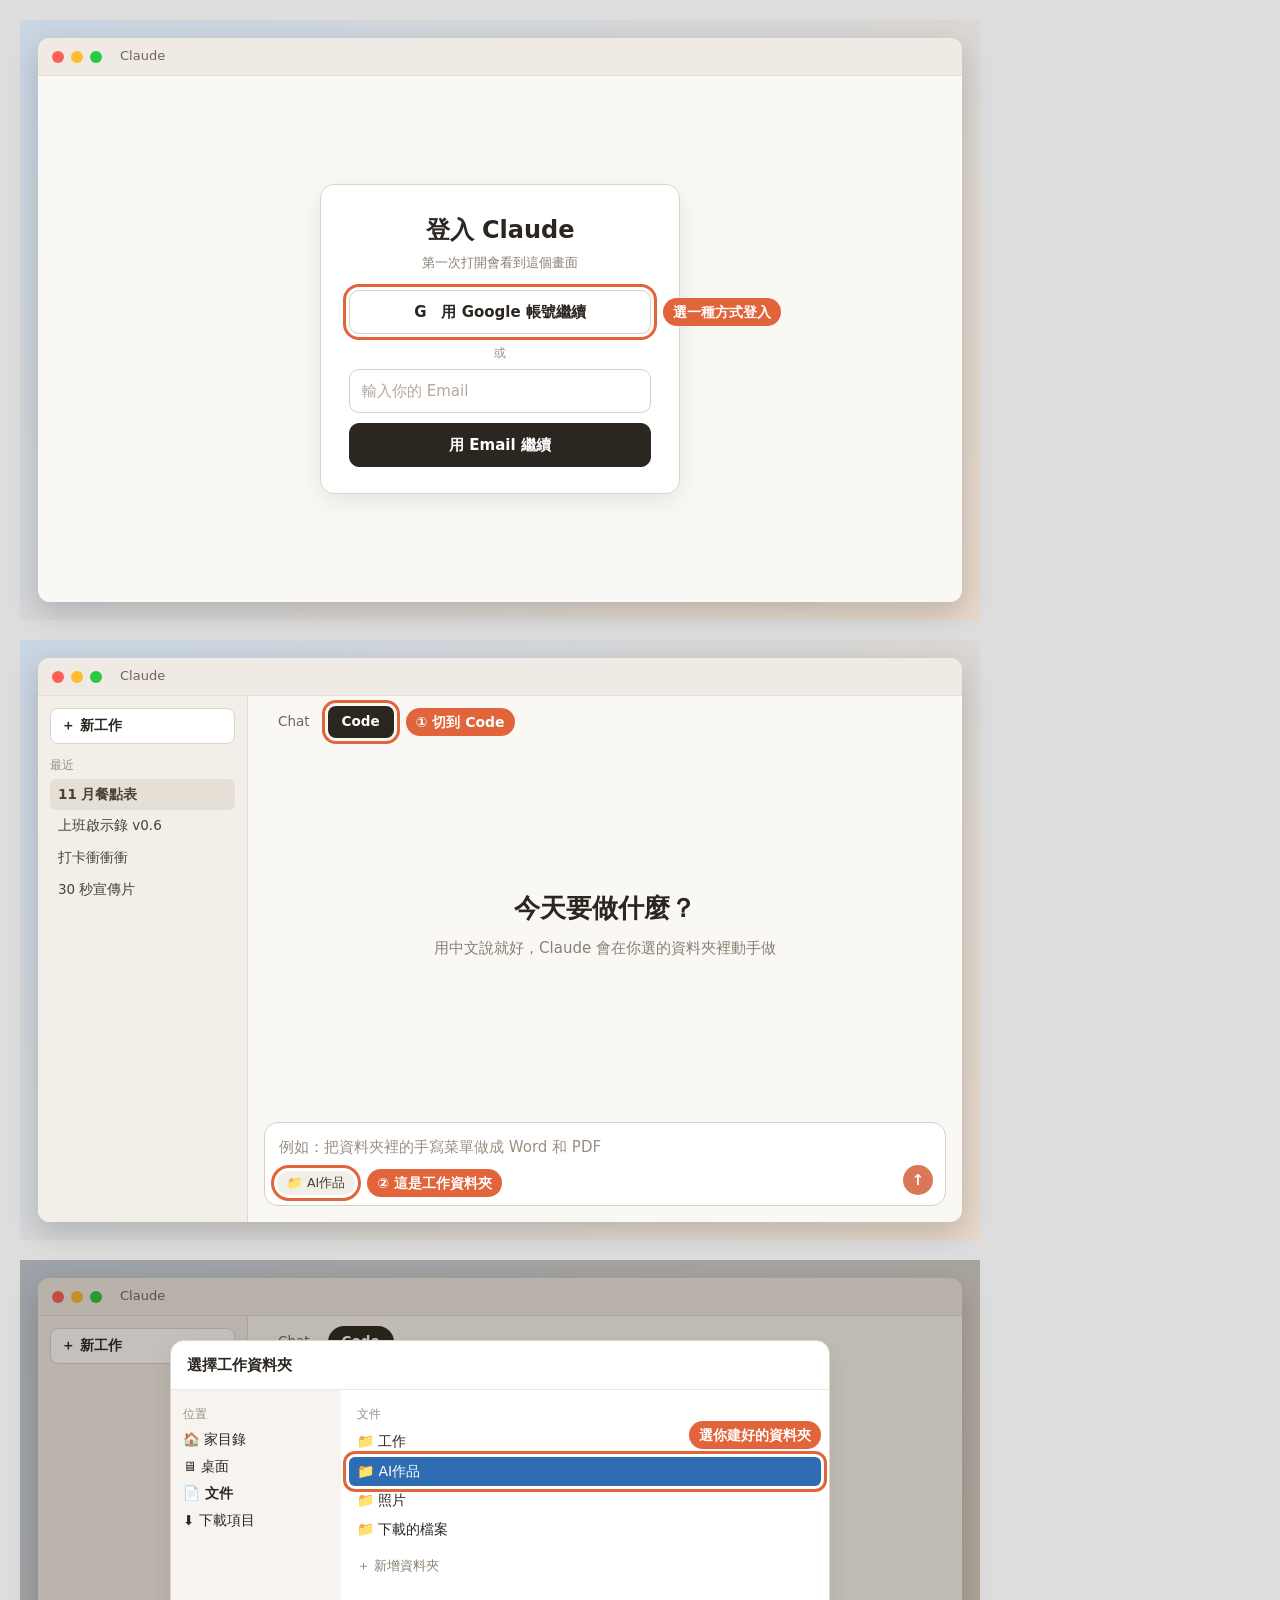
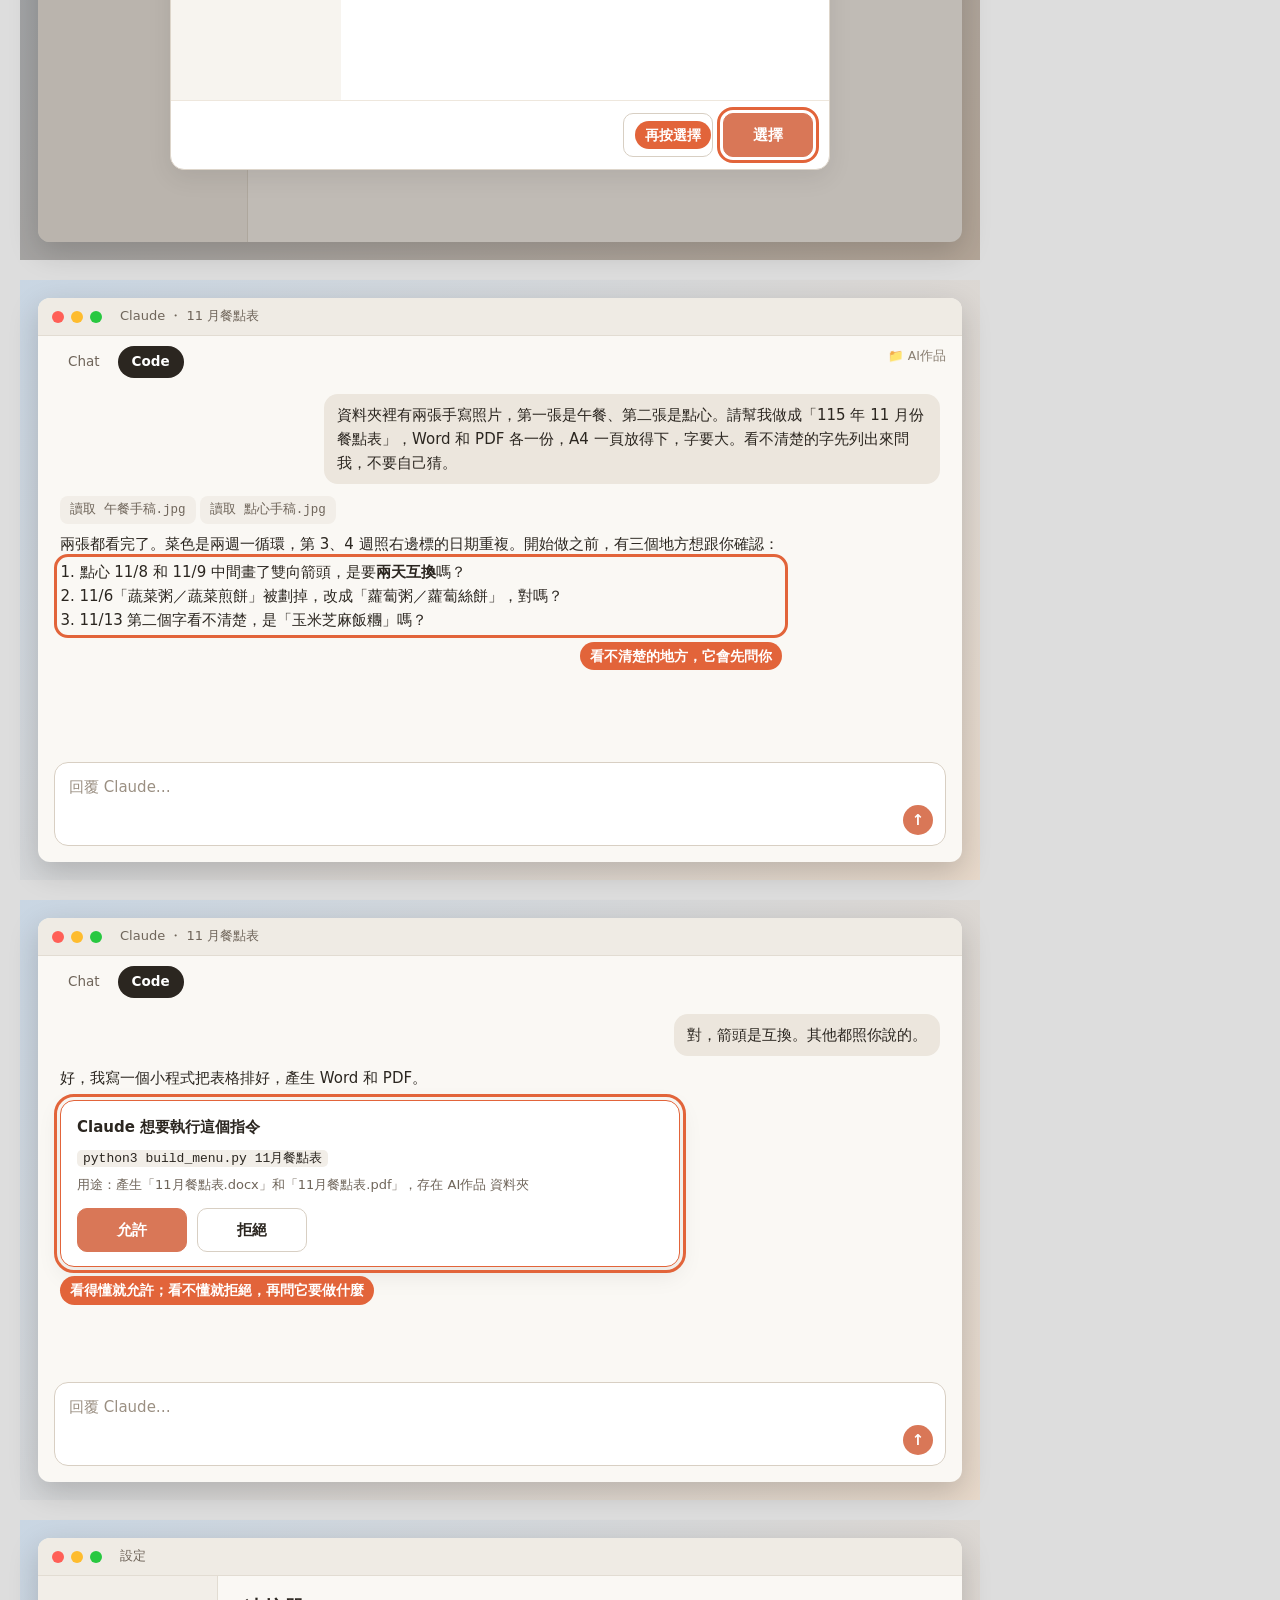
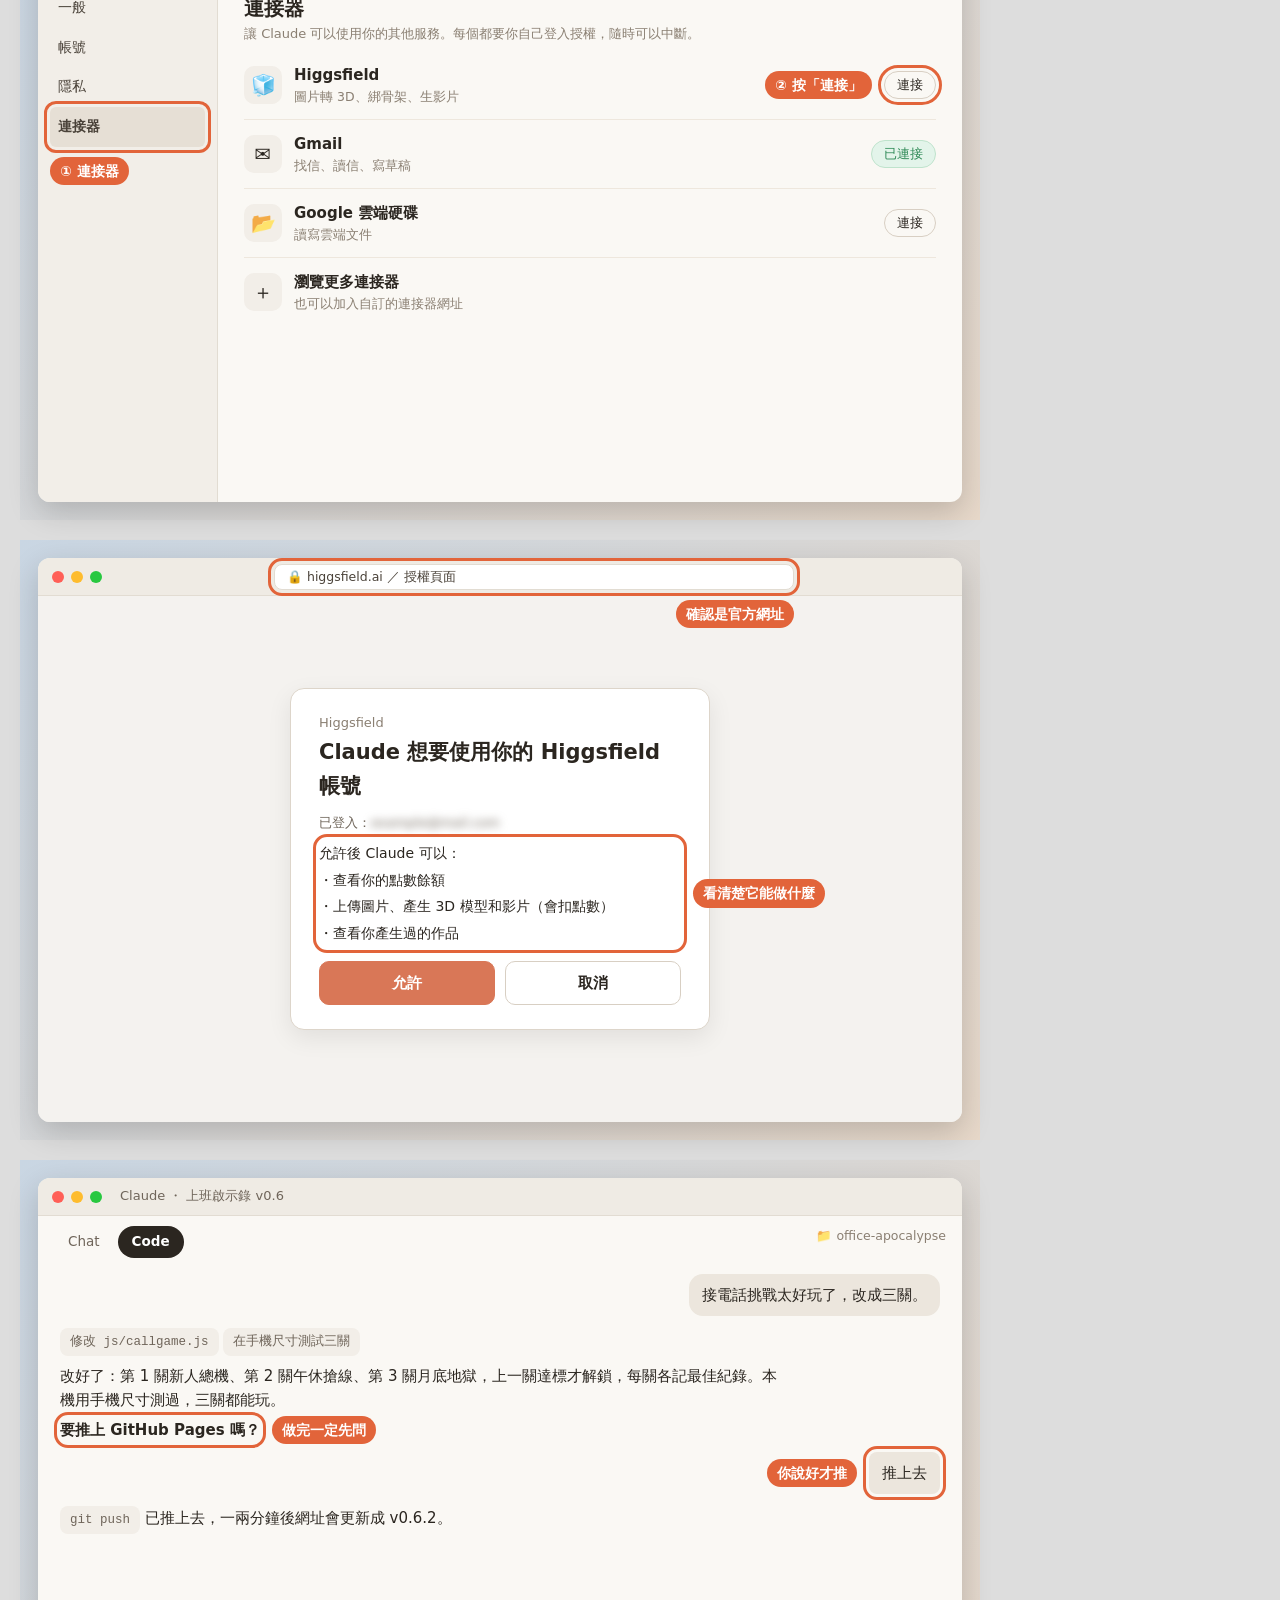
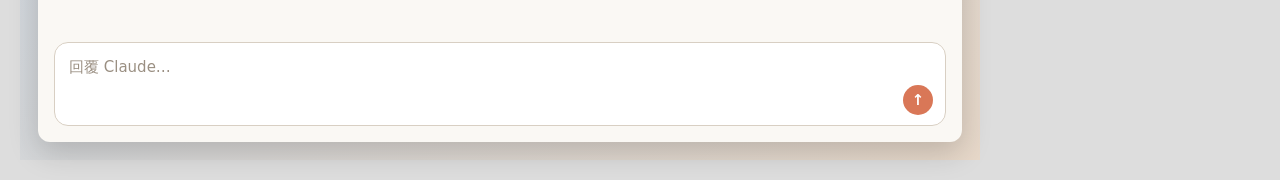
<file: tools/mocks.html>
<!doctype html>
<html lang="zh-Hant">
<head>
<meta charset="utf-8">
<title>教學示意圖</title>
<!-- 第 2、4、5 課的 app 畫面示意圖。node tools/mocks.cjs 會把每個 .mock 存成 img/mock-*.png -->
<style>
  * { box-sizing: border-box; }
  body { margin: 0; padding: 20px; background: #ddd; font: 15px/1.6 "PingFang TC", system-ui, sans-serif; color: #2b2620; display: grid; gap: 20px; }
  .mock { width: 960px; height: 600px; position: relative; padding: 18px; background: linear-gradient(135deg, #c9d6e3, #e7d8c9); }
  .win { position: absolute; inset: 18px; background: #faf8f4; border-radius: 12px; box-shadow: 0 10px 30px rgba(0,0,0,.18); overflow: hidden; display: flex; flex-direction: column; }
  .bar { height: 38px; flex: none; display: flex; align-items: center; gap: 8px; padding: 0 14px; background: #efebe4; border-bottom: 1px solid #e2dcd2; font-size: 13px; color: #6f655a; }
  .dots { display: flex; gap: 7px; margin-right: 10px; }
  .dots i { width: 12px; height: 12px; border-radius: 50%; background: #ff5f57; }
  .dots i:nth-child(2) { background: #febc2e; } .dots i:nth-child(3) { background: #28c840; }
  .body { flex: 1; display: flex; min-height: 0; }
  .side { width: 210px; flex: none; background: #f2eee8; border-right: 1px solid #e2dcd2; padding: 12px; font-size: 13.5px; }
  .side .new { background: #fff; border: 1px solid #ddd5ca; border-radius: 8px; padding: 6px 10px; font-weight: 700; margin-bottom: 12px; }
  .side .h { font-size: 12px; color: #9a8f82; margin: 10px 0 4px; }
  .side .it { padding: 5px 8px; border-radius: 6px; color: #4a4239; white-space: nowrap; overflow: hidden; text-overflow: ellipsis; }
  .side .it.on { background: #e6dfd5; font-weight: 700; }
  .main { flex: 1; display: flex; flex-direction: column; min-width: 0; }
  .tabs { display: flex; gap: 4px; padding: 10px 16px 0; }
  .tab { padding: 5px 14px; border-radius: 99px; font-size: 13.5px; color: #6f655a; }
  .tab.on { background: #2b2620; color: #fff; font-weight: 700; }
  .center { flex: 1; display: grid; place-items: center; text-align: center; }
  .center h2 { margin: 0 0 6px; font-size: 26px; }
  .input { margin: 12px 16px 16px; border: 1px solid #d8cfc3; background: #fff; border-radius: 14px; padding: 12px 14px; min-height: 84px; position: relative; color: #9a8f82; }
  .input .chip { display: inline-block; font-size: 12.5px; background: #f2eee8; color: #4a4239; border-radius: 99px; padding: 2px 10px; position: absolute; left: 12px; bottom: 10px; }
  .input .send { position: absolute; right: 12px; bottom: 10px; width: 30px; height: 30px; border-radius: 50%; background: #d97757; color: #fff; display: grid; place-items: center; font-weight: 800; }
  .msgs { flex: 1; padding: 16px 22px; display: flex; flex-direction: column; gap: 10px; overflow: hidden; }
  .me { align-self: flex-end; max-width: 70%; background: #ece6dd; border-radius: 14px; padding: 9px 13px; }
  .ai { max-width: 82%; }
  .tool { font-size: 12.5px; color: #6f655a; background: #f2eee8; border-radius: 8px; padding: 4px 10px; display: inline-block; margin: 2px 0; font-family: ui-monospace, Menlo, monospace; }
  .ai ol { margin: 4px 0; padding-left: 1.3em; }
  [data-mark] { outline: 3px solid #e2643a; outline-offset: 3px; border-radius: 8px; }
  .hl { position: absolute; border: 3px solid #e2643a; border-radius: 12px; box-shadow: 0 0 0 4px rgba(226,100,58,.18); pointer-events: none; }
  .tag { position: absolute; background: #e2643a; color: #fff; font-weight: 800; font-size: 14px; padding: 3px 10px; border-radius: 99px; white-space: nowrap; }
  .card { background: #fff; border: 1px solid #ddd5ca; border-radius: 14px; box-shadow: 0 8px 24px rgba(0,0,0,.08); }
  .btn { display: block; text-align: center; border-radius: 10px; padding: 9px 12px; font-weight: 700; border: 1px solid #d8cfc3; background: #fff; }
  .btn.dark { background: #2b2620; color: #fff; border-color: #2b2620; }
  .btn.orange { background: #d97757; color: #fff; border-color: #d97757; }
  .shade { position: absolute; inset: 0; background: rgba(40,30,20,.28); }
  .row { display: flex; align-items: center; gap: 12px; padding: 12px 0; border-bottom: 1px solid #eee7dd; }
  .row .ic { width: 38px; height: 38px; border-radius: 10px; display: grid; place-items: center; font-size: 20px; background: #f2eee8; flex: none; }
  .row .t { font-weight: 700; } .row .d { font-size: 12.5px; color: #8a7f72; }
  .row .r { margin-left: auto; }
  .pill { font-size: 12.5px; border-radius: 99px; padding: 3px 12px; border: 1px solid #d8cfc3; }
  .pill.ok { background: #e3f4ea; color: #2f8a57; border-color: #bfe3cc; }
  .blur { filter: blur(4px); }
  code { font-family: ui-monospace, Menlo, monospace; font-size: 13px; background: #f2eee8; padding: 1px 6px; border-radius: 5px; }
</style>
</head>
<body>

<!-- A 登入 -->
<div class="mock" id="mock-a-login">
  <div class="win">
    <div class="bar"><div class="dots"><i></i><i></i><i></i></div>Claude</div>
    <div class="center">
      <div class="card" style="width:360px;padding:26px 28px;text-align:left">
        <div style="font-size:24px;font-weight:800;text-align:center;margin-bottom:4px">登入 Claude</div>
        <div style="font-size:13px;color:#8a7f72;text-align:center;margin-bottom:16px">第一次打開會看到這個畫面</div>
        <div class="btn" style="margin-bottom:10px" data-mark="選一種方式登入" data-side="right">G　用 Google 帳號繼續</div>
        <div style="text-align:center;font-size:12px;color:#9a8f82;margin:6px 0">或</div>
        <div style="border:1px solid #d8cfc3;border-radius:10px;padding:9px 12px;color:#b3a89b;margin-bottom:10px">輸入你的 Email</div>
        <div class="btn dark">用 Email 繼續</div>
      </div>
    </div>
  </div>
</div>

<!-- B Code 分頁 -->
<div class="mock" id="mock-b-code">
  <div class="win">
    <div class="bar"><div class="dots"><i></i><i></i><i></i></div>Claude</div>
    <div class="body">
      <div class="side">
        <div class="new">＋ 新工作</div>
        <div class="h">最近</div>
        <div class="it on">11 月餐點表</div>
        <div class="it">上班啟示錄 v0.6</div>
        <div class="it">打卡衝衝衝</div>
        <div class="it">30 秒宣傳片</div>
      </div>
      <div class="main">
        <div class="tabs"><span class="tab">Chat</span><span class="tab on" data-mark="① 切到 Code" data-side="right">Code</span></div>
        <div class="center"><div><h2>今天要做什麼？</h2><div style="color:#8a7f72">用中文說就好，Claude 會在你選的資料夾裡動手做</div></div></div>
        <div class="input">例如：把資料夾裡的手寫菜單做成 Word 和 PDF<span class="chip" data-mark="② 這是工作資料夾" data-side="right">📁 AI作品</span><span class="send">↑</span></div>
      </div>
    </div>
  </div>
</div>

<!-- C 選資料夾 -->
<div class="mock" id="mock-c-folder">
  <div class="win">
    <div class="bar"><div class="dots"><i></i><i></i><i></i></div>Claude</div>
    <div class="body">
      <div class="side"><div class="new">＋ 新工作</div></div>
      <div class="main"><div class="tabs"><span class="tab">Chat</span><span class="tab on">Code</span></div><div class="center"></div></div>
    </div>
  </div>
  <div class="shade"></div>
  <div class="card" style="position:absolute;left:150px;top:80px;width:660px;height:430px;display:flex;flex-direction:column;overflow:hidden">
    <div style="padding:12px 16px;border-bottom:1px solid #eee7dd;font-weight:800">選擇工作資料夾</div>
    <div style="display:flex;flex:1;min-height:0">
      <div style="width:170px;background:#f7f4ef;padding:12px;font-size:13.5px;line-height:2">
        <div style="font-size:12px;color:#9a8f82">位置</div>🏠 家目錄<br>🖥 桌面<br><b>📄 文件</b><br>⬇️ 下載項目
      </div>
      <div style="flex:1;padding:12px 16px;font-size:14px;line-height:2.1">
        <div style="font-size:12px;color:#9a8f82">文件</div>
        <div>📁 工作</div>
        <div style="background:#2f6db3;color:#fff;border-radius:6px;padding:0 8px;margin:0 -8px" data-mark="選你建好的資料夾" data-side="top-right">📁 AI作品</div>
        <div>📁 照片</div>
        <div>📁 下載的檔案</div>
        <div style="margin-top:8px;font-size:12.5px;color:#8a7f72">＋ 新增資料夾</div>
      </div>
    </div>
    <div style="display:flex;justify-content:flex-end;gap:10px;padding:12px 16px;border-top:1px solid #eee7dd">
      <span class="btn" style="width:90px">取消</span><span class="btn orange" style="width:90px" data-mark="再按選擇" data-side="left">選擇</span>
    </div>
  </div>
</div>

<!-- D 第一則訊息 -->
<div class="mock" id="mock-d-first">
  <div class="win">
    <div class="bar"><div class="dots"><i></i><i></i><i></i></div>Claude ・ 11 月餐點表</div>
    <div class="body">
      <div class="main">
        <div class="tabs"><span class="tab">Chat</span><span class="tab on">Code</span><span style="margin-left:auto;font-size:12.5px;color:#8a7f72">📁 AI作品</span></div>
        <div class="msgs">
          <div class="me">資料夾裡有兩張手寫照片，第一張是午餐、第二張是點心。請幫我做成「115 年 11 月份餐點表」，Word 和 PDF 各一份，A4 一頁放得下，字要大。看不清楚的字先列出來問我，不要自己猜。</div>
          <div class="ai">
            <span class="tool">讀取 午餐手稿.jpg</span> <span class="tool">讀取 點心手稿.jpg</span>
            <div style="margin-top:6px">兩張都看完了。菜色是兩週一循環，第 3、4 週照右邊標的日期重複。開始做之前，有三個地方想跟你確認：</div>
            <ol data-mark="看不清楚的地方，它會先問你" data-side="bottom-right">
              <li>點心 11/8 和 11/9 中間畫了雙向箭頭，是要<b>兩天互換</b>嗎？</li>
              <li>11/6「蔬菜粥／蔬菜煎餅」被劃掉，改成「蘿蔔粥／蘿蔔絲餅」，對嗎？</li>
              <li>11/13 第二個字看不清楚，是「玉米芝麻飯糰」嗎？</li>
            </ol>
          </div>
        </div>
        <div class="input">回覆 Claude…<span class="send">↑</span></div>
      </div>
    </div>
  </div>
</div>

<!-- E 權限詢問 -->
<div class="mock" id="mock-e-permission">
  <div class="win">
    <div class="bar"><div class="dots"><i></i><i></i><i></i></div>Claude ・ 11 月餐點表</div>
    <div class="body">
      <div class="main">
        <div class="tabs"><span class="tab">Chat</span><span class="tab on">Code</span></div>
        <div class="msgs">
          <div class="me">對，箭頭是互換。其他都照你說的。</div>
          <div class="ai">好，我寫一個小程式把表格排好，產生 Word 和 PDF。</div>
          <div class="card" style="padding:14px 16px;max-width:620px;border-color:#e2643a" data-mark="看得懂就允許；看不懂就拒絕，再問它要做什麼" data-side="bottom-left">
            <div style="font-weight:800;margin-bottom:6px">Claude 想要執行這個指令</div>
            <div style="margin-bottom:6px"><code>python3 build_menu.py 11月餐點表</code></div>
            <div style="font-size:13px;color:#6f655a;margin-bottom:12px">用途：產生「11月餐點表.docx」和「11月餐點表.pdf」，存在 AI作品 資料夾</div>
            <div style="display:flex;gap:10px"><span class="btn orange" style="width:110px">允許</span><span class="btn" style="width:110px">拒絕</span></div>
          </div>
        </div>
        <div class="input">回覆 Claude…<span class="send">↑</span></div>
      </div>
    </div>
  </div>
</div>

<!-- F 設定 → 連接器 -->
<div class="mock" id="mock-f-connectors">
  <div class="win">
    <div class="bar"><div class="dots"><i></i><i></i><i></i></div>設定</div>
    <div class="body">
      <div class="side" style="width:180px;line-height:2.2">
        <div class="it">一般</div><div class="it">帳號</div><div class="it">隱私</div><div class="it on" data-mark="① 連接器" data-side="bottom">連接器</div><div class="it">Code</div>
      </div>
      <div class="main" style="padding:16px 26px">
        <div style="font-size:20px;font-weight:800">連接器</div>
        <div style="font-size:13px;color:#8a7f72;margin-bottom:6px">讓 Claude 可以使用你的其他服務。每個都要你自己登入授權，隨時可以中斷。</div>
        <div class="row"><div class="ic">🧊</div><div><div class="t">Higgsfield</div><div class="d">圖片轉 3D、綁骨架、生影片</div></div><span class="r pill" data-mark="② 按「連接」" data-side="left">連接</span></div>
        <div class="row"><div class="ic">✉️</div><div><div class="t">Gmail</div><div class="d">找信、讀信、寫草稿</div></div><span class="r pill ok">已連接</span></div>
        <div class="row"><div class="ic">📂</div><div><div class="t">Google 雲端硬碟</div><div class="d">讀寫雲端文件</div></div><span class="r pill">連接</span></div>
        <div class="row" style="border:0"><div class="ic">＋</div><div><div class="t">瀏覽更多連接器</div><div class="d">也可以加入自訂的連接器網址</div></div></div>
      </div>
    </div>
  </div>
</div>

<!-- G Higgsfield 授權 -->
<div class="mock" id="mock-g-authorize">
  <div class="win">
    <div class="bar"><div class="dots"><i></i><i></i><i></i></div>
      <div data-mark="確認是官方網址" data-side="bottom-right" style="flex:1;max-width:520px;margin:0 auto;background:#fff;border:1px solid #e2dcd2;border-radius:8px;padding:2px 12px;font-size:12.5px;color:#4a4239">🔒 higgsfield.ai ／ 授權頁面</div>
    </div>
    <div class="center" style="background:#f4f2ef">
      <div class="card" style="width:420px;padding:24px 28px;text-align:left">
        <div style="font-size:13px;color:#8a7f72">Higgsfield</div>
        <div style="font-size:21px;font-weight:800;margin:2px 0 10px">Claude 想要使用你的 Higgsfield 帳號</div>
        <div style="font-size:13px;color:#6f655a;margin-bottom:6px">已登入：<span class="blur">example@mail.com</span></div>
        <div style="font-size:14px;line-height:1.9;margin-bottom:14px" data-mark="看清楚它能做什麼" data-side="right">允許後 Claude 可以：<br>・查看你的點數餘額<br>・上傳圖片、產生 3D 模型和影片（會扣點數）<br>・查看你產生過的作品</div>
        <div style="display:flex;gap:10px"><span class="btn orange" style="flex:1">允許</span><span class="btn" style="flex:1">取消</span></div>
      </div>
    </div>
  </div>
</div>

<!-- H 要推上去嗎 -->
<div class="mock" id="mock-h-push">
  <div class="win">
    <div class="bar"><div class="dots"><i></i><i></i><i></i></div>Claude ・ 上班啟示錄 v0.6</div>
    <div class="body">
      <div class="main">
        <div class="tabs"><span class="tab">Chat</span><span class="tab on">Code</span><span style="margin-left:auto;font-size:12.5px;color:#8a7f72">📁 office-apocalypse</span></div>
        <div class="msgs">
          <div class="me">接電話挑戰太好玩了，改成三關。</div>
          <div class="ai"><span class="tool">修改 js/callgame.js</span> <span class="tool">在手機尺寸測試三關</span>
            <div style="margin-top:6px">改好了：第 1 關新人總機、第 2 關午休搶線、第 3 關月底地獄，上一關達標才解鎖，每關各記最佳紀錄。本機用手機尺寸測過，三關都能玩。</div>
            <div style="margin-top:6px;font-weight:700;display:inline-block" data-mark="做完一定先問" data-side="right">要推上 GitHub Pages 嗎？</div>
          </div>
          <div class="me" data-mark="你說好才推" data-side="left">推上去</div>
          <div class="ai"><span class="tool">git push</span> 已推上去，一兩分鐘後網址會更新成 v0.6.2。</div>
        </div>
        <div class="input">回覆 Claude…<span class="send">↑</span></div>
      </div>
    </div>
  </div>
</div>

<script>
// 每個 data-mark 的元素旁邊放一個橘色標籤
document.querySelectorAll('.mock').forEach(m => {
  const mr = m.getBoundingClientRect();
  m.querySelectorAll('[data-mark]').forEach(el => {
    const r = el.getBoundingClientRect(), t = document.createElement('div');
    t.className = 'tag'; t.textContent = el.dataset.mark; m.appendChild(t);
    const w = t.offsetWidth, h = t.offsetHeight, side = el.dataset.side || 'right';
    let x = r.right + 12, y = r.top + r.height / 2 - h / 2;
    if (side === 'left') x = r.left - w - 12;
    if (side === 'bottom') { x = r.left; y = r.bottom + 10; }
    if (side === 'bottom-right') { x = r.right - w; y = r.bottom + 10; }
    if (side === 'bottom-left') { x = r.left; y = r.bottom + 10; }
    if (side === 'top-right') { x = r.right - w; y = r.top - h - 8; }
    t.style.left = (x - mr.left) + 'px'; t.style.top = (y - mr.top) + 'px';
  });
});
</script>
</body>
</html>
</file>
<file: style.css>
:root {
  --bg: #fbf7f1;
  --paper: #ffffff;
  --ink: #2b2620;
  --muted: #6f655a;
  --line: #e8dfd3;
  --accent: #e2643a;
  --accent-soft: #fde8de;
  --blue: #2f6db3;
  --blue-soft: #e5effa;
  --green: #2f8a57;
  --green-soft: #e3f4ea;
  --yellow-soft: #fff4d6;
  --yellow-line: #f0d38a;
  --red: #c83a2f;
  --red-soft: #fde6e3;
  --code-bg: #2a2723;
  --code-ink: #f4ede4;
  --shadow: 0 2px 10px rgba(60, 40, 20, .07);
}
@media (prefers-color-scheme: dark) {
  :root:not([data-theme="light"]) {
    --bg: #1c1a17; --paper: #26231f; --ink: #f1ebe3; --muted: #b3a89b; --line: #3a352f;
    --accent: #ff8a5e; --accent-soft: #3d2a22; --blue: #8cb8ec; --blue-soft: #1f2b3a;
    --green: #7fd1a0; --green-soft: #1d3127; --yellow-soft: #352e1c; --yellow-line: #6b5a2a;
    --red: #ff8f84; --red-soft: #3b2220; --code-bg: #12110f; --shadow: none;
  }
}
:root[data-theme="dark"] {
  --bg: #1c1a17; --paper: #26231f; --ink: #f1ebe3; --muted: #b3a89b; --line: #3a352f;
  --accent: #ff8a5e; --accent-soft: #3d2a22; --blue: #8cb8ec; --blue-soft: #1f2b3a;
  --green: #7fd1a0; --green-soft: #1d3127; --yellow-soft: #352e1c; --yellow-line: #6b5a2a;
  --red: #ff8f84; --red-soft: #3b2220; --code-bg: #12110f; --shadow: none;
}

* { box-sizing: border-box; }
html { -webkit-text-size-adjust: 100%; scroll-behavior: smooth; }
body {
  margin: 0; background: var(--bg); color: var(--ink);
  font: 18px/1.75 "PingFang TC", "Noto Sans TC", "Microsoft JhengHei", system-ui, sans-serif;
}
main { max-width: 780px; margin: 0 auto; padding: 0 16px 48px; }
a { color: var(--blue); }
img { max-width: 100%; display: block; }
code { font-family: ui-monospace, Menlo, monospace; font-size: .86em; background: var(--accent-soft); padding: .1em .35em; border-radius: 5px; overflow-wrap: anywhere; }
strong { color: var(--accent); }
h2 { font-size: 1.45rem; margin: 2.2em 0 .6em; line-height: 1.35; }
h3 { font-size: 1.2rem; margin: 0; line-height: 1.4; }
p { margin: .7em 0; }
ul, ol { padding-left: 1.4em; margin: .6em 0; }
li { margin: .25em 0; }
blockquote { margin: 1em 0; padding: .6em 1em; border-left: 4px solid var(--line); color: var(--muted); }

.top {
  position: sticky; top: 0; z-index: 5; display: flex; justify-content: space-between; gap: 12px;
  padding: 10px 16px; background: color-mix(in srgb, var(--bg) 92%, transparent); backdrop-filter: blur(8px);
  border-bottom: 1px solid var(--line); font-size: 15px;
}
.top a { color: var(--ink); font-weight: 700; text-decoration: none; }
.top span { color: var(--muted); }

.hero { padding: 28px 0 8px; }
.hero h1 { font-size: 1.9rem; line-height: 1.3; margin: .15em 0 .3em; }
.kicker { display: inline-block; font-size: 14px; font-weight: 700; color: var(--accent); background: var(--accent-soft); padding: 2px 10px; border-radius: 99px; }
.lead { font-size: 1.08rem; color: var(--muted); }
.meta { font-size: 15px; color: var(--muted); }

.toc { background: var(--paper); border: 1px solid var(--line); border-radius: 14px; padding: 10px 16px; margin: 12px 0 8px; box-shadow: var(--shadow); font-size: 16px; }
.toc summary { cursor: pointer; font-weight: 700; }
.toc ol { margin: .5em 0; }

.figs { display: grid; gap: 12px; margin: 14px 0; align-items: start; }
.figs.n2 { grid-template-columns: 1fr 1fr; }
.figs.n3 { grid-template-columns: 1fr 1fr 1fr; }
figure { margin: 0; }
figure img { width: 100%; border-radius: 12px; border: 1px solid var(--line); background: var(--paper); }
figure.phone { max-width: 300px; margin: 0 auto; }
.figs.n2 figure.phone, .figs.n3 figure.phone { max-width: none; }
figcaption { font-size: 14.5px; color: var(--muted); margin-top: 6px; line-height: 1.5; text-align: center; }

.step { background: var(--paper); border: 1px solid var(--line); border-radius: 18px; padding: 18px 18px 10px; margin: 18px 0; box-shadow: var(--shadow); scroll-margin-top: 56px; }
.stephead { display: flex; gap: 12px; align-items: center; margin-bottom: 4px; }
.num { flex: none; width: 38px; height: 38px; border-radius: 50%; background: var(--accent); color: #fff; font-weight: 800; font-size: 19px; display: grid; place-items: center; }

.box { border-radius: 16px; padding: 14px 18px; margin: 18px 0; border: 1px solid var(--line); background: var(--paper); scroll-margin-top: 56px; }
.boxtitle { font-weight: 800; font-size: 1.08rem; margin-bottom: 4px; }
.learn { background: var(--blue-soft); border-color: transparent; }
.tip { background: var(--green-soft); border-color: transparent; }
.tip .boxtitle { color: var(--green); }
.warn { background: var(--yellow-soft); border-color: var(--yellow-line); }
.stuck { background: var(--red-soft); border-color: transparent; }
.stuck .boxtitle { color: var(--red); font-size: 1.25rem; }
.stuck dl, .stuck p { margin: .5em 0; }
.video { background: var(--paper); border: 2px dashed var(--line); }
.video .boxtitle { font-size: 1.25rem; }
.video .table td:first-child { white-space: nowrap; font-weight: 700; }

.say { position: relative; background: var(--paper); border: 2px solid var(--accent); border-radius: 16px; padding: 12px 16px; margin: 14px 0; }
.saylabel { font-size: 14px; font-weight: 800; color: var(--accent); }
.saytext { margin: .3em 0 .2em; font-size: 1.05rem; }
.copy { position: absolute; top: 10px; right: 10px; font: inherit; font-size: 13px; padding: 3px 10px; border-radius: 99px; border: 1px solid var(--line); background: var(--bg); color: var(--ink); cursor: pointer; }

.code { position: relative; margin: 12px 0; }
.code pre { margin: 0; background: var(--code-bg); color: var(--code-ink); padding: 14px 16px; border-radius: 12px; overflow-x: auto; font-size: 14px; line-height: 1.6; }
.code pre code { background: none; padding: 0; color: inherit; word-break: normal; white-space: pre-wrap; }
.code .copy { background: #3b3732; color: #f4ede4; border-color: #555; }

.chat { background: var(--bg); border: 1px solid var(--line); border-radius: 16px; padding: 12px; margin: 14px 0; display: flex; flex-direction: column; gap: 8px; }
.bubble { max-width: 88%; padding: 8px 12px; border-radius: 14px; font-size: 16px; line-height: 1.6; }
.bubble .who { display: block; font-size: 12px; font-weight: 800; opacity: .7; }
.bubble.me { align-self: flex-end; background: var(--accent); color: #fff; border-bottom-right-radius: 4px; }
.bubble.me strong { color: #fff; }
.bubble.ai { align-self: flex-start; background: var(--paper); border: 1px solid var(--line); border-bottom-left-radius: 4px; }
.chatcap { font-size: 13px; color: var(--muted); text-align: center; }

.flow { display: flex; align-items: stretch; gap: 0; margin: 16px 0 6px; flex-wrap: nowrap; }
.node { flex: 1 1 0; min-width: 0; background: var(--paper); border: 1px solid var(--line); border-radius: 14px; padding: 10px 8px; text-align: center; box-shadow: var(--shadow); }
.node .icon { font-size: 28px; line-height: 1.2; }
.nt { font-weight: 800; font-size: 15.5px; line-height: 1.35; margin-top: 4px; }
.nd { font-size: 13.5px; color: var(--muted); line-height: 1.45; margin-top: 2px; }
.arrow { flex: none; width: 22px; position: relative; }
.arrow::after { content: "›"; position: absolute; inset: 0; display: grid; place-items: center; font-size: 28px; color: var(--accent); font-weight: 800; }
.flowcap { font-size: 14.5px; color: var(--muted); text-align: center; margin-bottom: 14px; }

.cards { display: grid; grid-template-columns: 1fr 1fr; gap: 10px; margin: 14px 0; }
.card { display: flex; gap: 10px; background: var(--paper); border: 1px solid var(--line); border-radius: 14px; padding: 12px; }
.card .icon { font-size: 26px; line-height: 1.2; }
.card .nt { margin-top: 0; }

.shot { border: 2px dashed var(--accent); border-radius: 14px; padding: 14px 16px; margin: 14px 0; background: repeating-linear-gradient(135deg, transparent 0 12px, var(--accent-soft) 12px 24px); }
.shotcode { display: inline-block; font-size: 13px; font-weight: 800; color: #fff; background: var(--accent); border-radius: 99px; padding: 1px 10px; }
.shottitle { font-weight: 800; margin-top: 6px; }
.shotbody { font-size: 15px; color: var(--muted); }
.shotbody p { margin: .3em 0; }

.table { overflow-x: auto; margin: 12px 0; }
table { border-collapse: collapse; width: 100%; font-size: 15.5px; line-height: 1.55; background: var(--paper); }
th, td { border: 1px solid var(--line); padding: 7px 10px; text-align: left; vertical-align: top; }
th { background: var(--accent-soft); }

.compare { display: grid; grid-template-columns: 1fr auto 1fr auto 1.4fr; gap: 8px; align-items: center; margin: 14px 0; }
.compare .cbox { background: var(--paper); border: 1px solid var(--line); border-radius: 12px; padding: 10px; font-size: 14px; line-height: 1.55; height: 100%; }
.compare .cbox b { display: block; font-size: 14px; margin-bottom: 4px; }
.compare .locked { display: grid; place-items: center; text-align: center; background: repeating-linear-gradient(135deg, var(--paper) 0 10px, var(--line) 10px 20px); color: var(--muted); }
.compare .locked .lock { font-size: 34px; }
.compare .carrow { font-size: 26px; color: var(--accent); font-weight: 800; }
.compare figure img { border-radius: 10px; }

.views { display: grid; grid-template-columns: repeat(4, 1fr); gap: 6px; margin: 12px 0; }
.views div { aspect-ratio: 400 / 675; border-radius: 10px; border: 1px solid var(--line); background-size: 300% 100%; background-repeat: no-repeat; position: relative; }
.views span { position: absolute; left: 0; right: 0; bottom: 0; font-size: 12.5px; text-align: center; background: rgba(0,0,0,.55); color: #fff; border-radius: 0 0 10px 10px; padding: 2px 0; }
.views .mirror { transform: scaleX(-1); }
.views .mirror span { transform: scaleX(-1); }

.lessons { display: grid; gap: 14px; margin: 20px 0; }
.lesson { display: grid; grid-template-columns: 150px 1fr; gap: 14px; align-items: center; background: var(--paper); border: 1px solid var(--line); border-radius: 18px; padding: 12px; text-decoration: none; color: var(--ink); box-shadow: var(--shadow); }
.lesson img { width: 150px; height: 110px; object-fit: cover; border-radius: 12px; }
.lt { font-weight: 800; font-size: 1.12rem; line-height: 1.4; margin: 4px 0 2px; }
.ld { font-size: 15px; color: var(--muted); line-height: 1.55; }
.review ol { font-size: 16px; }

.pager { display: flex; justify-content: space-between; gap: 10px; margin: 32px 0 0; font-size: 16px; }
.pager a { flex: 1; text-decoration: none; background: var(--paper); border: 1px solid var(--line); border-radius: 14px; padding: 12px 14px; color: var(--ink); font-weight: 700; }
.pager .next { text-align: right; }

@media (max-width: 600px) {
  body { font-size: 17px; }
  .hero h1 { font-size: 1.6rem; }
  .step { padding: 14px 14px 6px; border-radius: 16px; }
  .figs.n3 { grid-template-columns: 1fr 1fr; }
  .flow { flex-direction: column; }
  .node { display: grid; grid-template-columns: 40px 1fr; text-align: left; column-gap: 8px; padding: 8px 12px; }
  .node .icon { grid-row: span 2; align-self: center; text-align: center; }
  .node .nt { margin-top: 0; }
  .arrow { width: auto; height: 20px; }
  .arrow::after { content: "⌄"; font-size: 24px; line-height: 0; }
  .cards { grid-template-columns: 1fr; }
  .compare { grid-template-columns: 1fr; }
  .compare .carrow { transform: rotate(90deg); justify-self: center; line-height: 1; }
  .lesson { grid-template-columns: 96px 1fr; gap: 10px; }
  .lesson img { width: 96px; height: 96px; }
  .video .table thead { display: none; }
  .video table, .video tbody, .video tr, .video td { display: block; border: 0; background: none; }
  .video tr { border-top: 1px solid var(--line); padding: 10px 0; }
  .video td { padding: 1px 0; }
  .video td::before { content: attr(data-label) "："; font-weight: 700; color: var(--muted); font-size: 14px; }
  .video .table td:first-child { font-size: 15px; color: var(--accent); }
  .video .table td:first-child::before { content: "鏡頭 "; color: var(--accent); }
  .pager { flex-direction: column; }
  .pager .next { text-align: left; }
}
</file>
